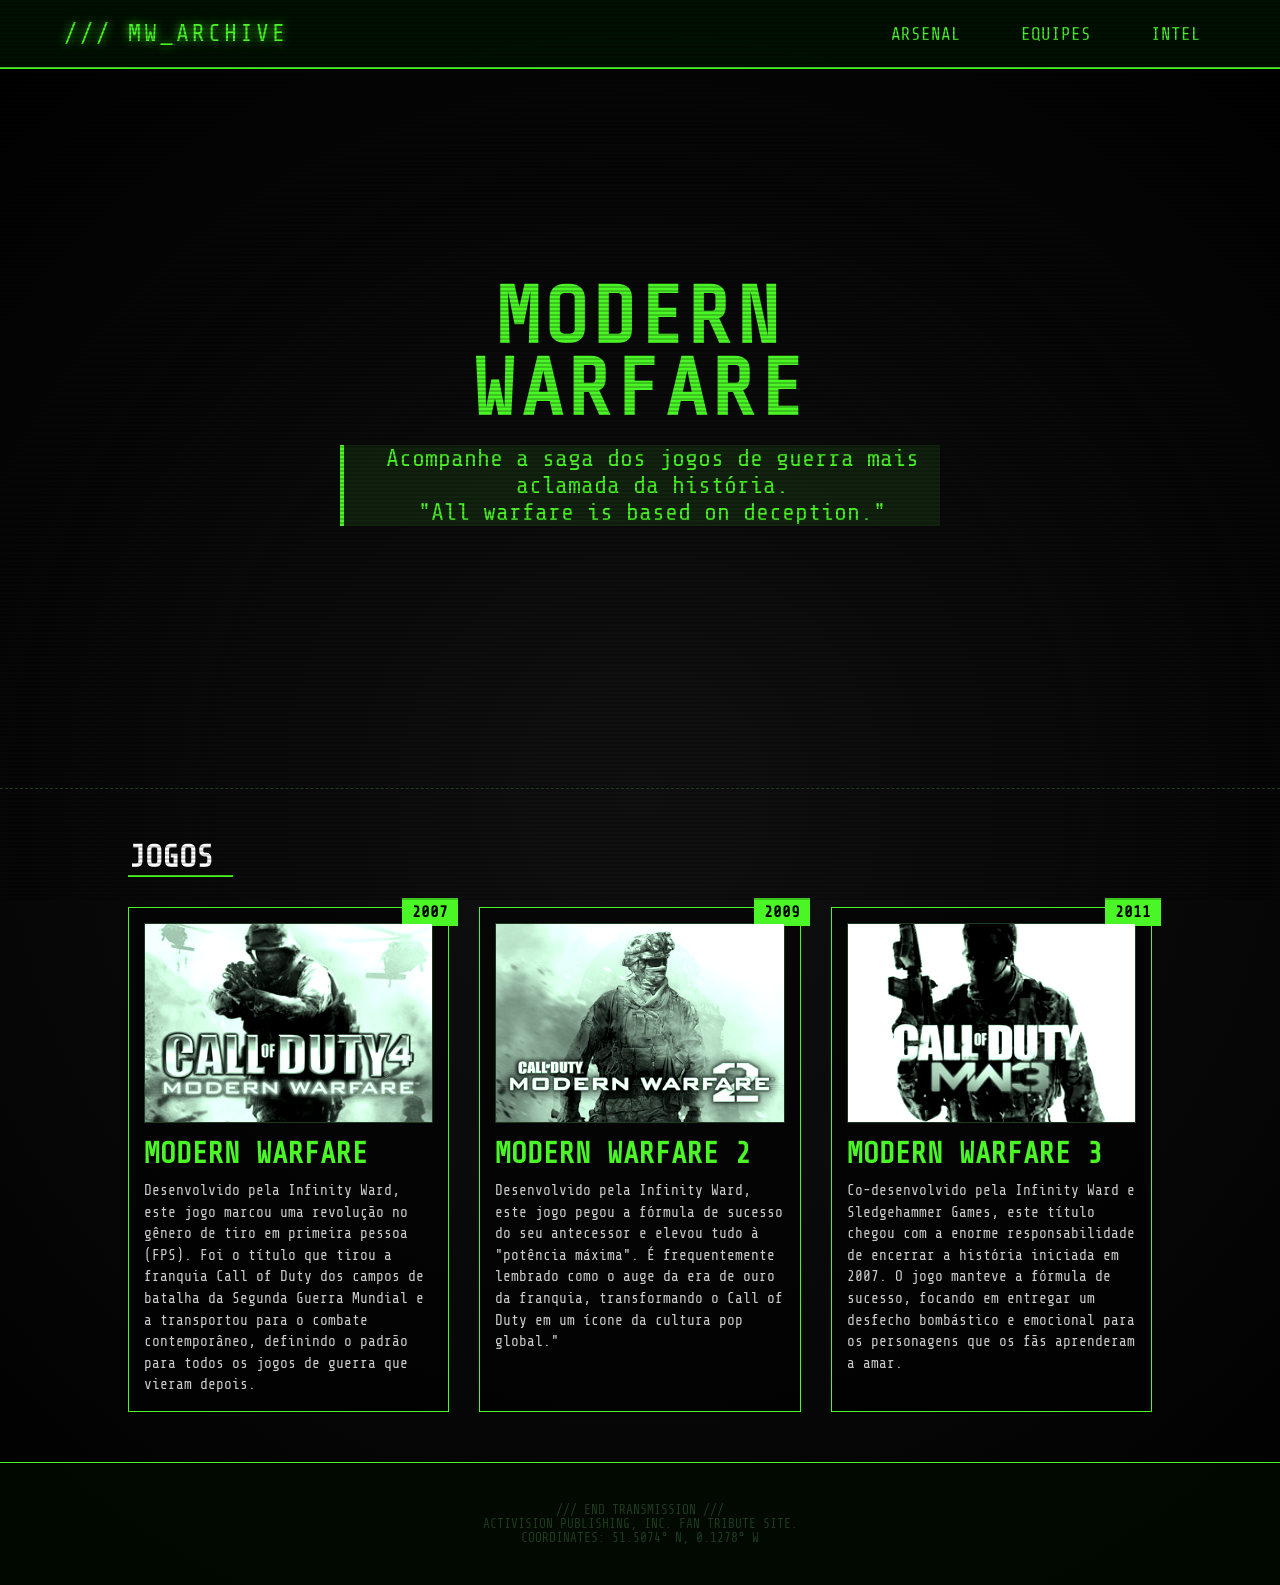
<file: index.html>
<!DOCTYPE html>
<html lang="pt-br">
<head>
    <meta charset="UTF-8">
    <meta name="viewport" content="width=device-width, initial-scale=1.0">
    <title>MODERN WARFARE</title>
    <link rel="preconnect" href="https://fonts.googleapis.com">
    <link rel="preconnect" href="https://fonts.gstatic.com" crossorigin>
    <link href="https://fonts.googleapis.com/css2?family=Share+Tech+Mono&display=swap" rel="stylesheet">
    <link rel="stylesheet" href="style.css">
    <link rel="icon" href="./IMGS/WhatsApp_Image_2026-02-17_at_17.23.43-removebg-preview.png" type="image/png">
</head>
<body>

    <div class="overlay"></div>

    <header>
        <div class="logo">/// MW_ARCHIVE</div>
        <nav>
            <ul>
                <li><a href="ARSENAL.html">Arsenal</a></li>
                <li><a href="factions.html">Equipes</a></li>
                <li><a href="intel.html">Intel</a></li>
            </ul>
        </nav>
    </header>

    <section class="hero">
        <h1>MODERN</br>WARFARE</h1>
        <p>Acompanhe a saga dos jogos de guerra mais aclamada da história.<br>"All warfare is based on deception."</p>
        
        <div class="waveform">
            <div class="bar"></div><div class="bar"></div><div class="bar"></div>
            <div class="bar"></div><div class="bar"></div>
        </div>
    </section>

    <section class="timeline">
        <h2 class="section-title">JOGOS</h2>
        
        <div class="game-grid">
            <div class="card" onclick="window.location.href='./cod4.html'">
                <div class="year-tag">2007</div>
                <div class="card-img">
                    <img src="./IMGS/Call_of_Duty_4_Modern_Warfare.jpg" alt="COD4 MW">
                </div>
                <h3>Modern Warfare</h3>
                <p>Desenvolvido pela Infinity Ward, este jogo marcou uma revolução no gênero de tiro em primeira pessoa (FPS). Foi o título que tirou a franquia Call of Duty dos campos de batalha da Segunda Guerra Mundial e a transportou para o combate contemporâneo, definindo o padrão para todos os jogos de guerra que vieram depois.</p>
            </div>

            <div class="card">
                <div class="year-tag">2009</div>
                <div class="card-img">
                     <img src="./IMGS/Modern_Warfare_2_cover.png" alt="MW2">
                </div>
                <h3>Modern Warfare 2</h3>
                <p>Desenvolvido pela Infinity Ward, este jogo pegou a fórmula de sucesso do seu antecessor e elevou tudo à "potência máxima". É frequentemente lembrado como o auge da era de ouro da franquia, transformando o Call of Duty em um ícone da cultura pop global."</p>
            </div>

            <div class="card">
                <div class="year-tag">2011</div>
                <div class="card-img">
                    <img src="./IMGS/Call_of_Duty_Modern_Warfare_3_box_art.png" alt="MW3">
                </div>
                <h3>Modern Warfare 3</h3>
                <p>Co-desenvolvido pela Infinity Ward e Sledgehammer Games, este título chegou com a enorme responsabilidade de encerrar a história iniciada em 2007. O jogo manteve a fórmula de sucesso, focando em entregar um desfecho bombástico e emocional para os personagens que os fãs aprenderam a amar.</p>
            </div>
        </div>
    </section>

    <footer>
        <p>/// END TRANSMISSION ///</p>
        <p>Activision Publishing, Inc. Fan Tribute Site.</p>
        <p>Coordinates: 51.5074° N, 0.1278° W</p>
    </footer>

</body>
</html>
</file>
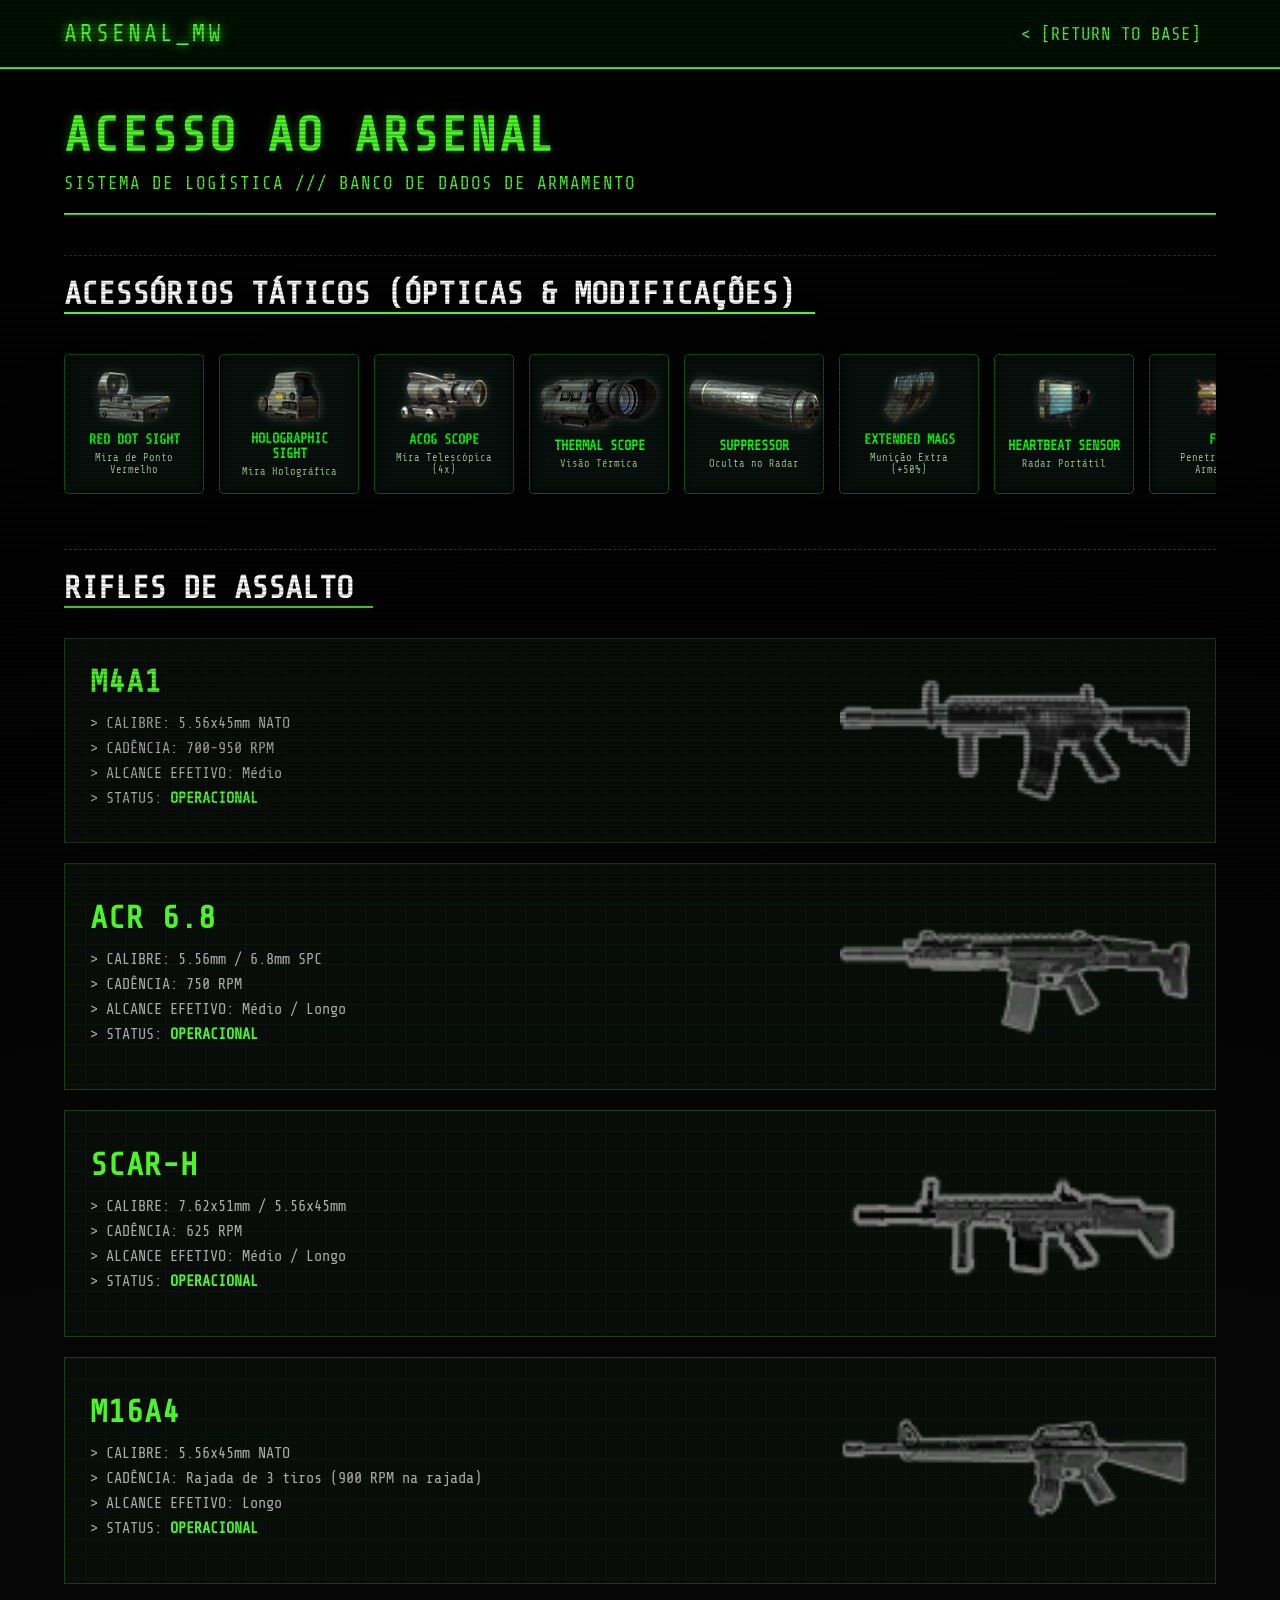
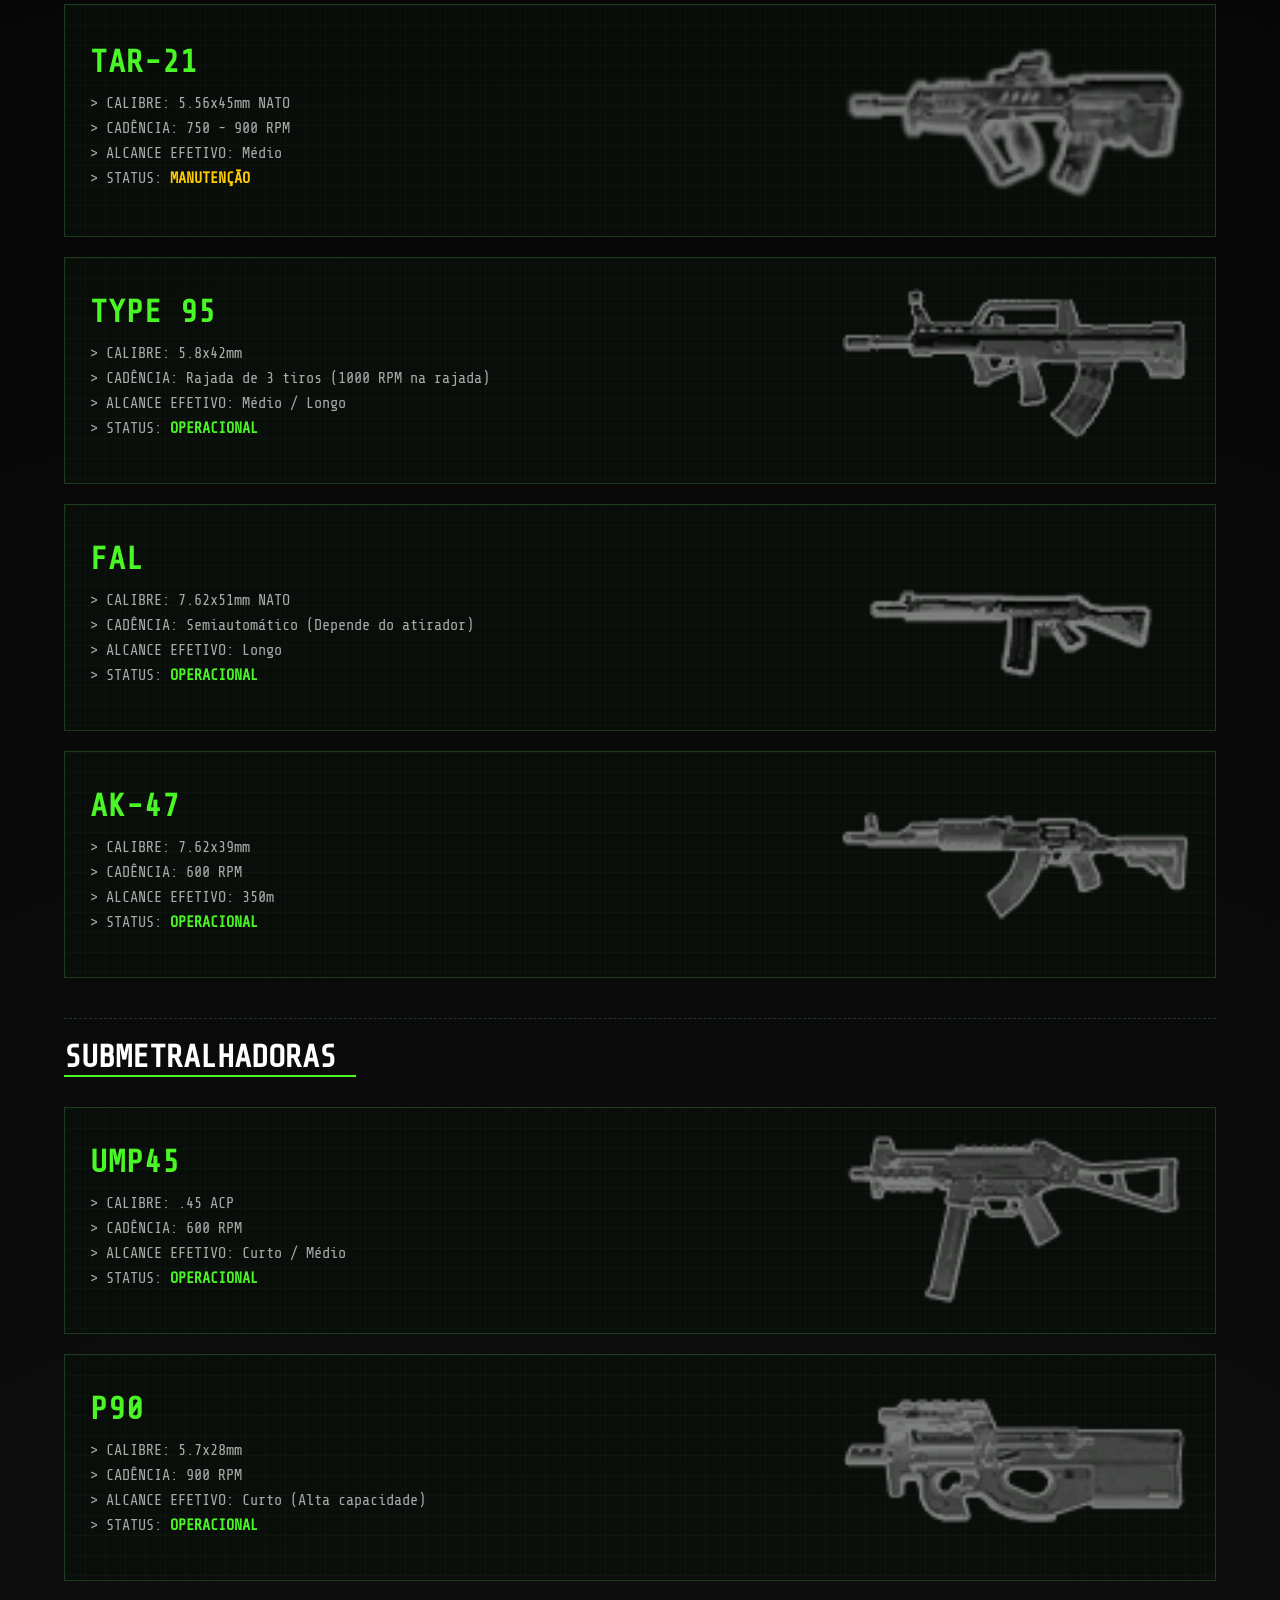
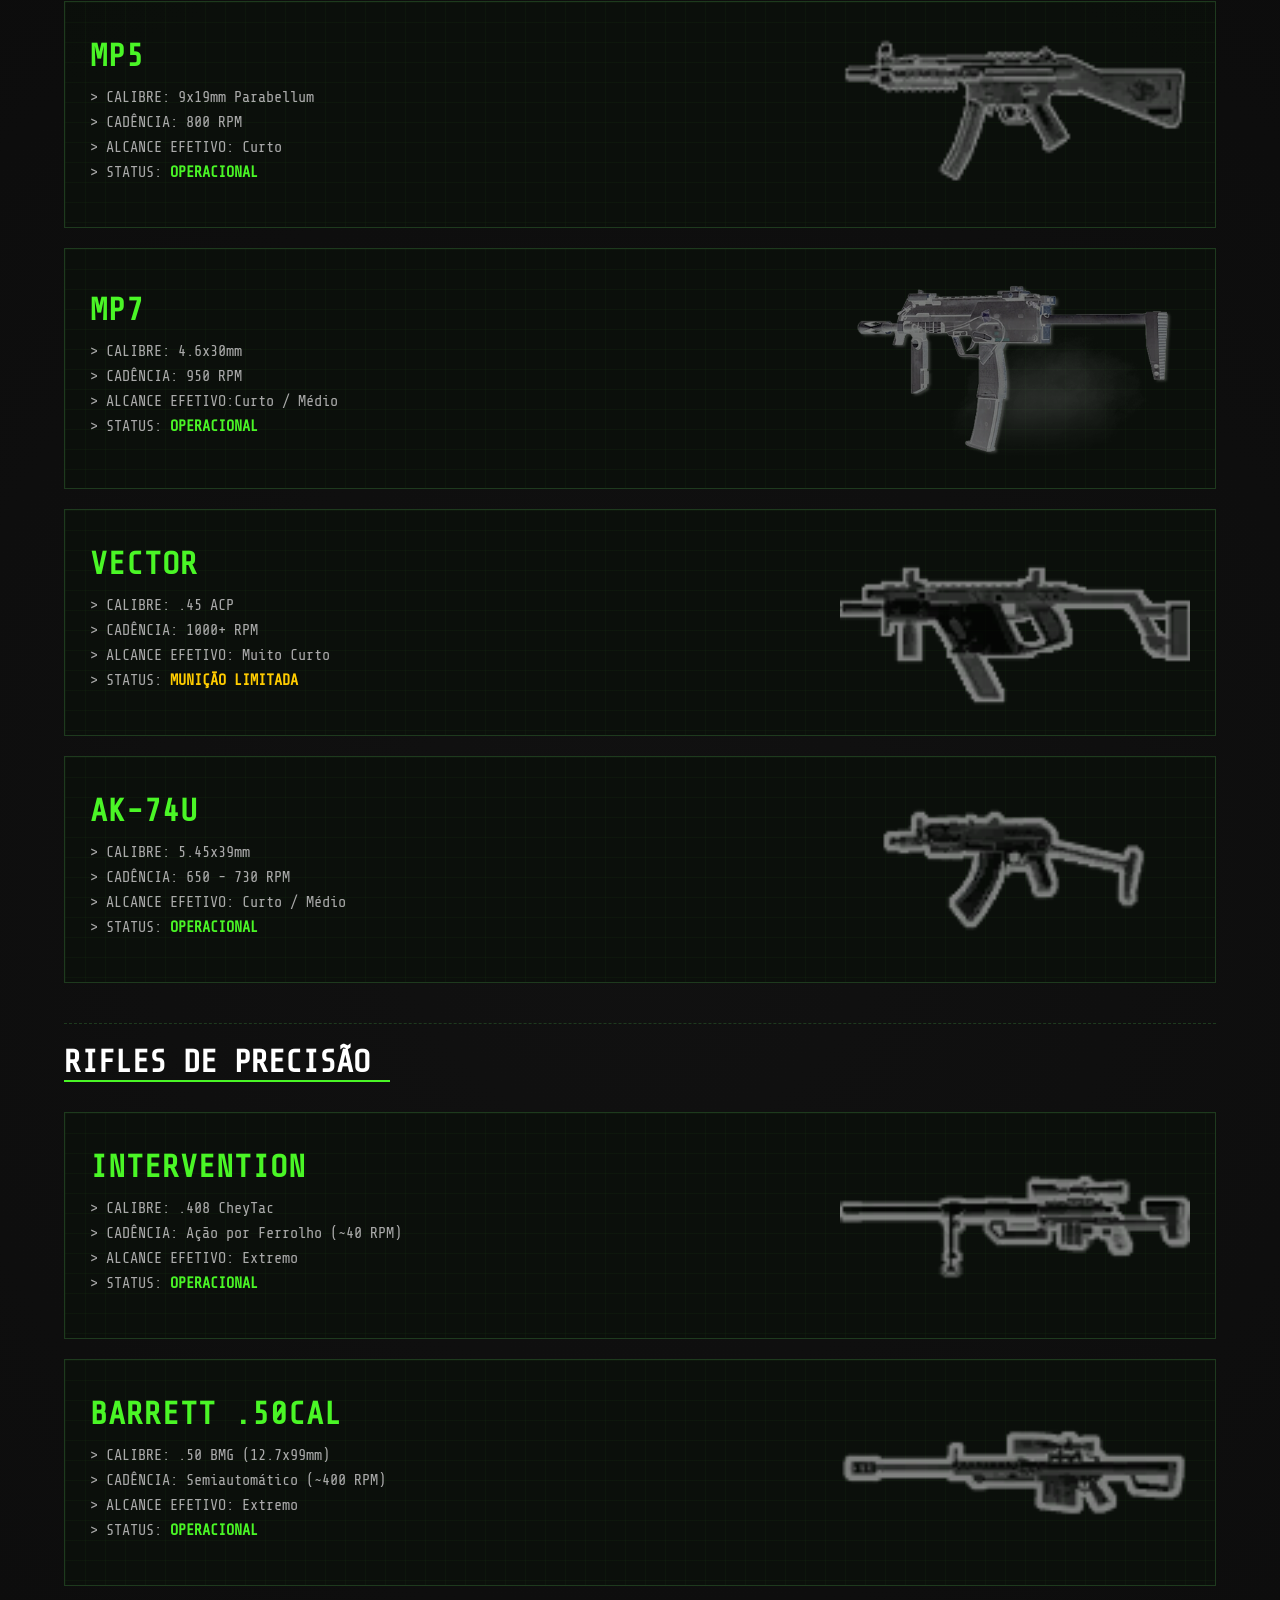
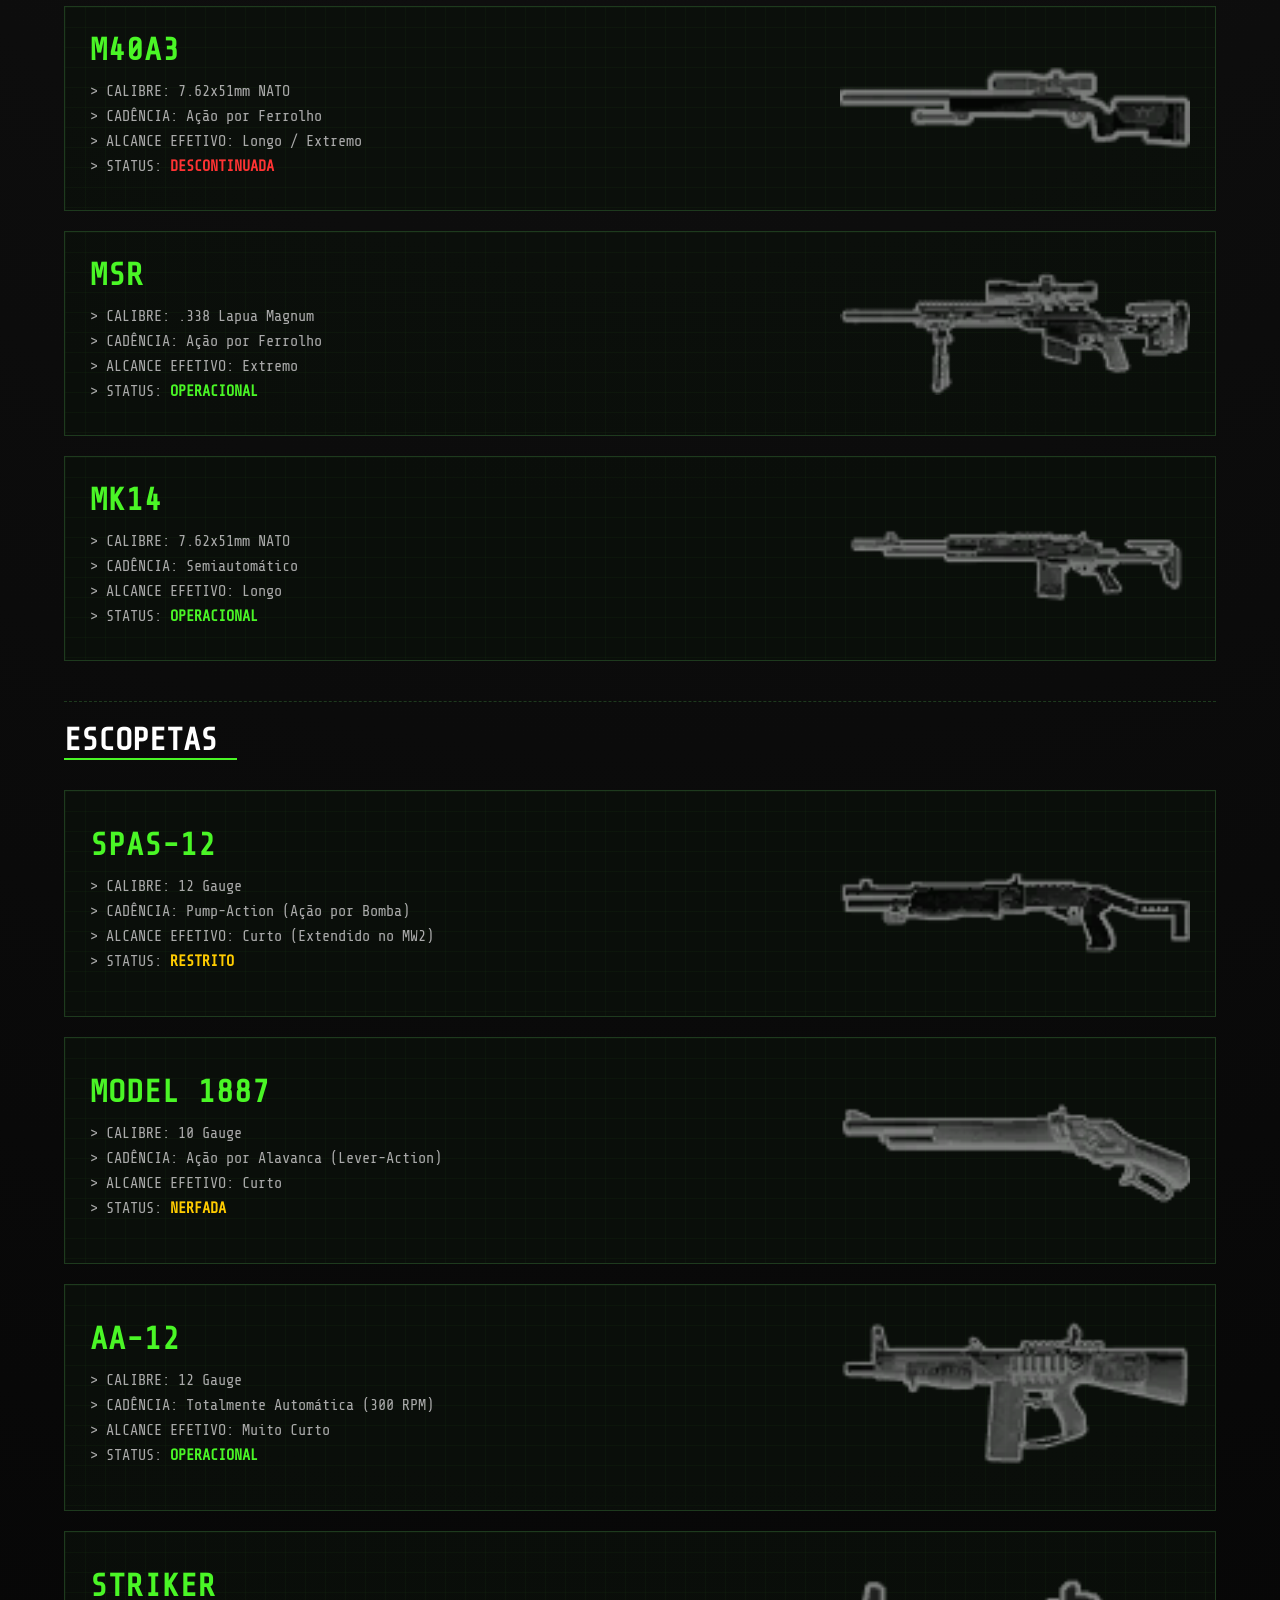
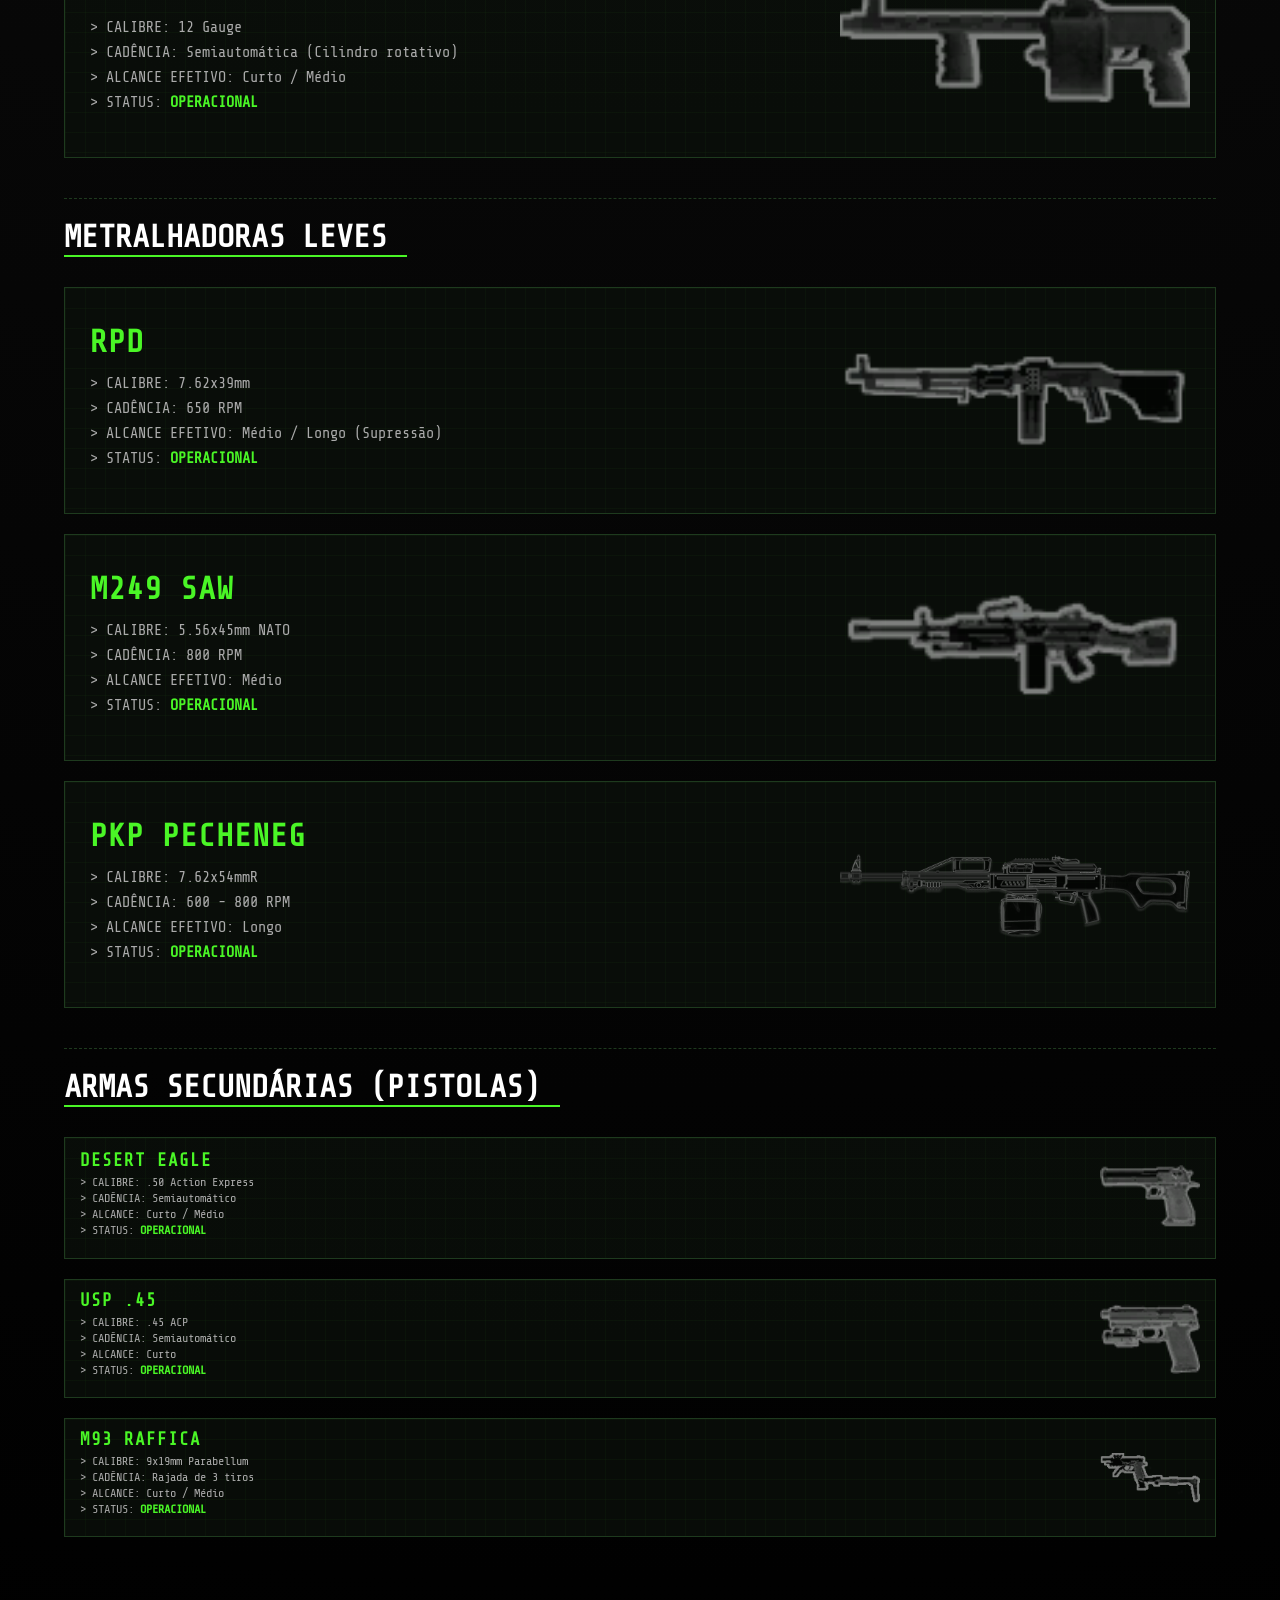
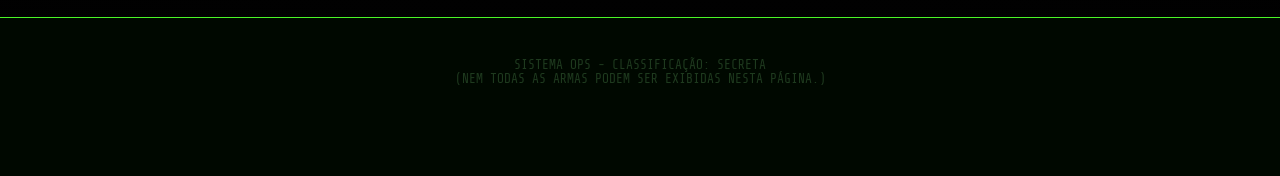
<file: ARSENAL.html>
<!DOCTYPE html>
<html lang="pt-br">
<head>
    <meta charset="UTF-8">
    <meta name="viewport" content="width=device-width, initial-scale=1.0">
    <title>ARSENAL</title>
    <link rel="preconnect" href="https://fonts.googleapis.com">
    <link rel="preconnect" href="https://fonts.gstatic.com" crossorigin>
    <link href="https://fonts.googleapis.com/css2?family=Share+Tech+Mono&display=swap" rel="stylesheet">
    <link rel="stylesheet" href="style.css">
    <link rel="icon" href="./IMGS/WhatsApp_Image_2026-02-17_at_17.23.43-removebg-preview.png" type="image/png">
</head>
<body>
    <div class="overlay"></div>

    <header>
        <div class="logo">ARSENAL_MW</div>
        <nav>
            <ul>
                <li><a href="index.html"> < [RETURN TO BASE]</a></li>
            </ul>
        </nav>
    </header>

    <main class="arq-container">
        
        <div class="arq-cabecalho">
            <h1 class="arq-titulo">Acesso ao Arsenal</h1>
            <p class="arq-subtitulo">SISTEMA DE LOGÍSTICA /// BANCO DE DADOS DE ARMAMENTO</p>
        </div>
        <div class="armory-section attachments-section">
            <h2 class="section-title">Acessórios Táticos (Ópticas & Modificações)</h2>
            
            <div class="attachments-row">
                <div class="attachment-square">
                    <img src="./IMGS/Red_Dot_Sight_menu_icon_MW3.webp" alt="Red Dot Sight">
                    <h4>Red Dot Sight</h4>
                    <p>Mira de Ponto Vermelho</p>
                </div>
                
                <div class="attachment-square">
                    <img src="./IMGS/Holographic_Sight_menu_icon_MW3.webp" alt="Holographic Sight">
                    <h4>Holographic Sight</h4>
                    <p>Mira Holográfica</p>
                </div>
                
                <div class="attachment-square">
                    <img src="./IMGS/ACOG_Scope_menu_icon_MW3.webp" alt="ACOG Scope">
                    <h4>ACOG Scope</h4>
                    <p>Mira Telescópica (4x)</p>
                </div>

                <div class="attachment-square">
                    <img src="./IMGS/Thermal_Scope_menu_icon_MW3.webp" alt="Thermal Scope">
                    <h4>Thermal Scope</h4>
                    <p>Visão Térmica</p>
                </div>
                
                <div class="attachment-square">
                    <img src="./IMGS/Silencer_menu_icon_MW3.webp" alt="Suppressor">
                    <h4>Suppressor</h4>
                    <p>Oculta no Radar</p>
                </div>
                
                <div class="attachment-square">
                    <img src="./IMGS/Extended_Mags_menu_icon_MW3.webp" alt="Extended Mags">
                    <h4>Extended Mags</h4>
                    <p>Munição Extra (+50%)</p>
                </div>

                <div class="attachment-square">
                    <img src="./IMGS/Heartbeat_Sensor_menu_icon_MW3.webp" alt="Heartbeat Sensor">
                    <h4>Heartbeat Sensor</h4>
                    <p>Radar Portátil</p>
                </div>

                <div class="attachment-square">
                    <img src="./IMGS/FMJ_menu_icon_MW2.webp" alt="FMJ">
                    <h4>FMJ</h4>
                    <p>Penetração de Armadura</p>
                </div>
            </div>
        </div>
        <div class="armory-section">
            <h2 class="section-title">Rifles de Assalto</h2>
            
            <div class="weapon-card">
                <div class="weapon-info">
                    <h3>M4A1</h3>
                    <div class="specs">
                        <p>> CALIBRE: 5.56x45mm NATO</p>
                        <p>> CADÊNCIA: 700-950 RPM</p>
                        <p>> ALCANCE EFETIVO: Médio</p>
                        <p>> STATUS: <span class="status-active">OPERACIONAL</span></p>
                    </div>
                </div>
                <div class="weapon-img">
                    <img src="./IMGS/MW2_M4A1_Pick-Up_Icon.webp">
                </div>
            </div>
            <div class="weapon-card">
                <div class="weapon-info">
                    <h3>ACR 6.8</h3>
                    <div class="specs">
                        <p>> CALIBRE: 5.56mm / 6.8mm SPC</p>
                        <p>> CADÊNCIA: 750 RPM</p>
                        <p>> ALCANCE EFETIVO: Médio / Longo</p>
                        <p>> STATUS: <span class="status-active">OPERACIONAL</span></p>
                    </div>
                </div>
                <div class="weapon-img">
                    <img src="./IMGS/ACR_6.8_HUD_icon_MW3 (1).webp">
                </div>
            </div>
            <div class="weapon-card">
                <div class="weapon-info">
                    <h3>SCAR-H</h3>
                    <div class="specs">
                        <p>> CALIBRE: 7.62x51mm / 5.56x45mm</p>
                        <p>> CADÊNCIA: 625 RPM</p>
                        <p>> ALCANCE EFETIVO: Médio / Longo</p>
                        <p>> STATUS: <span class="status-active">OPERACIONAL</span></p>
                    </div>
                </div>
                <div class="weapon-img">
                    <img src="./IMGS/SCAR-H_HUD_MW2.PNG.webp">
                </div>
            </div>
            <div class="weapon-card">
                <div class="weapon-info">
                    <h3>M16A4</h3>
                    <div class="specs">
                        <p>> CALIBRE: 5.56x45mm NATO</p>
                        <p>> CADÊNCIA: Rajada de 3 tiros (900 RPM na rajada)</p>
                        <p>> ALCANCE EFETIVO: Longo</p>
                        <p>> STATUS: <span class="status-active">OPERACIONAL</span></p>
                    </div>
                </div>
                <div class="weapon-img">
                    <img src="./IMGS/M16A4_HUD_icon_MW3.webp">
                </div>
            </div>
            <div class="weapon-card">
                <div class="weapon-info">
                    <h3>TAR-21</h3>
                    <div class="specs">
                        <p>> CALIBRE: 5.56x45mm NATO</p>
                        <p>> CADÊNCIA: 750 - 900 RPM</p>
                        <p>> ALCANCE EFETIVO: Médio</p>
                        <p>> STATUS: <span class="status-warning">MANUTENÇÃO</span></p>
                    </div>
                </div>
                <div class="weapon-img">
                    <img src="./IMGS/TAR-21_HUD_icon_MW2.webp" alt="TAR-21">
                </div>
            </div>
            <div class="weapon-card">
                <div class="weapon-info">
                    <h3>Type 95</h3>
                    <div class="specs">
                        <p>> CALIBRE: 5.8x42mm</p>
                        <p>> CADÊNCIA: Rajada de 3 tiros (1000 RPM na rajada)</p>
                        <p>> ALCANCE EFETIVO: Médio / Longo</p>
                        <p>> STATUS: <span class="status-active">OPERACIONAL</span></p>
                    </div>
                </div>
                <div class="weapon-img">
                    <img src="./IMGS/Type_95_HUD_MW3.webp" alt="Type 95">
                </div>
            </div>
            <div class="weapon-card">
                <div class="weapon-info">
                    <h3>FAL</h3>
                    <div class="specs">
                        <p>> CALIBRE: 7.62x51mm NATO</p>
                        <p>> CADÊNCIA: Semiautomático (Depende do atirador)</p>
                        <p>> ALCANCE EFETIVO: Longo</p>
                        <p>> STATUS: <span class="status-active">OPERACIONAL</span></p>
                    </div>
                </div>
                <div class="weapon-img">
                    <img src="./IMGS/FAL_HUD_MW2.PNG.webp" alt="FAL">
                </div>
            </div>
            <div class="weapon-card">
                <div class="weapon-info">
                    <h3>AK-47</h3>
                    <div class="specs">
                        <p>> CALIBRE: 7.62x39mm</p>
                        <p>> CADÊNCIA: 600 RPM</p>
                        <p>> ALCANCE EFETIVO: 350m</p>
                        <p>> STATUS: <span class="status-active">OPERACIONAL</span></p>
                    </div>
                </div>
                <div class="weapon-img">
                    <img src="./IMGS/AK-47_HUD_icon_MW3.webp" alt="AK-47">
                </div>
            </div>
        </div>

        <div class="armory-section">
            <h2 class="section-title">Submetralhadoras</h2>
            
            <div class="weapon-card">
                <div class="weapon-info">
                    <h3>UMP45</h3>
                    <div class="specs">
                        <p>> CALIBRE: .45 ACP</p>
                        <p>> CADÊNCIA: 600 RPM</p>
                        <p>> ALCANCE EFETIVO: Curto / Médio</p>
                        <p>> STATUS: <span class="status-active">OPERACIONAL</span></p>
                    </div>
                </div>
                <div class="weapon-img">
                    <img src="./IMGS/UMP.45_HUD_MW3.webp" alt="UMP45">
                </div>
            </div>
            <div class="weapon-card">
                <div class="weapon-info">
                    <h3>P90</h3>
                    <div class="specs">
                        <p>> CALIBRE: 5.7x28mm</p>
                        <p>> CADÊNCIA: 900 RPM</p>
                        <p>> ALCANCE EFETIVO: Curto (Alta capacidade)</p>
                        <p>> STATUS: <span class="status-active">OPERACIONAL</span></p>
                    </div>
                </div>
                <div class="weapon-img">
                    <img src="./IMGS/P90_HUD_MW3.webp" alt="P90">
                </div>
            </div>
            <div class="weapon-card">
                <div class="weapon-info">
                    <h3>MP5</h3>
                    <div class="specs">
                        <p>> CALIBRE: 9x19mm Parabellum</p>
                        <p>> CADÊNCIA: 800 RPM</p>
                        <p>> ALCANCE EFETIVO: Curto</p>
                        <p>> STATUS: <span class="status-active">OPERACIONAL</span></p>
                    </div>
                </div>
                <div class="weapon-img">
                    <img src="./IMGS/MP5_HUD_MW3.webp" alt="MP5">
                </div>
            </div>
            <div class="weapon-card">
                <div class="weapon-info">
                    <h3>MP7</h3>
                    <div class="specs">
                        <p>> CALIBRE: 4.6x30mm</p>
                        <p>> CADÊNCIA: 950 RPM</p>
                        <p>> ALCANCE EFETIVO:Curto / Médio</p>
                        <p>> STATUS: <span class="status-active">OPERACIONAL</span></p>
                    </div>
                </div>
                <div class="weapon-img">
                    <img src="./IMGS/MP7_menu_icon_MW3.webp" alt="MP7">
                </div>
            </div>
            <div class="weapon-card">
                <div class="weapon-info">
                    <h3>Vector</h3>
                    <div class="specs">
                        <p>> CALIBRE: .45 ACP</p>
                        <p>> CADÊNCIA: 1000+ RPM</p>
                        <p>> ALCANCE EFETIVO: Muito Curto</p>
                        <p>> STATUS: <span class="status-warning">MUNIÇÃO LIMITADA</span></p>
                    </div>
                </div>
                <div class="weapon-img">
                    <img src="./IMGS/MW2_Pickup_Kriss (1).webp" alt="Vector">
                </div>
            </div>
            <div class="weapon-card">
                <div class="weapon-info">
                    <h3>AK-74u</h3>
                    <div class="specs">
                        <p>> CALIBRE: 5.45x39mm</p>
                        <p>> CADÊNCIA: 650 - 730 RPM</p>
                        <p>> ALCANCE EFETIVO: Curto / Médio</p>
                        <p>> STATUS: <span class="status-active">OPERACIONAL</span></p>
                    </div>
                </div>
                <div class="weapon-img">
                    <img src="./IMGS/MW_Pickup_AKD74u.webp" alt="AK-74u">
                </div>
            </div>
        </div>

        <div class="armory-section">
            <h2 class="section-title">Rifles de Precisão</h2>
            
            <div class="weapon-card">
                <div class="weapon-info">
                    <h3>Intervention</h3>
                    <div class="specs">
                        <p>> CALIBRE: .408 CheyTac</p>
                        <p>> CADÊNCIA: Ação por Ferrolho (~40 RPM)</p>
                        <p>> ALCANCE EFETIVO: Extremo</p>
                        <p>> STATUS: <span class="status-active">OPERACIONAL</span></p>
                    </div>
                </div>
                <div class="weapon-img">
                    <img src="./IMGS/Intervention_Pickup_MW2.webp" alt="Intervention">
                </div>
            </div>
            <div class="weapon-card">
                <div class="weapon-info">
                    <h3>Barrett .50cal</h3>
                    <div class="specs">
                        <p>> CALIBRE: .50 BMG (12.7x99mm)</p>
                        <p>> CADÊNCIA: Semiautomático (~400 RPM)</p>
                        <p>> ALCANCE EFETIVO: Extremo</p>
                        <p>> STATUS: <span class="status-active">OPERACIONAL</span></p>
                    </div>
                </div>
                <div class="weapon-img">
                    <img src="./IMGS/Barrett_.50cal_Pickup_CoD4.webp" alt="Barrett .50cal">
                </div>
            </div>
            <div class="weapon-card">
                <div class="weapon-info">
                    <h3>M40A3</h3>
                    <div class="specs">
                        <p>> CALIBRE: 7.62x51mm NATO</p>
                        <p>> CADÊNCIA: Ação por Ferrolho</p>
                        <p>> ALCANCE EFETIVO: Longo / Extremo</p>
                        <p>> STATUS: <span class="status-offline">DESCONTINUADA</span></p>
                    </div>
                </div>
                <div class="weapon-img">
                    <img src="./IMGS/MW_Pickup_M40A3.webp" alt="M40A3">
                </div>
            </div>
            <div class="weapon-card">
                <div class="weapon-info">
                    <h3>MSR</h3>
                    <div class="specs">
                        <p>> CALIBRE: .338 Lapua Magnum</p>
                        <p>> CADÊNCIA: Ação por Ferrolho </p>
                        <p>> ALCANCE EFETIVO: Extremo</p>
                        <p>> STATUS: <span class="status-active">OPERACIONAL</span></p>
                    </div>
                </div>
                <div class="weapon-img">
                    <img src="./IMGS/MSR_HUD_MW3.webp" alt="MSR">
                </div>
            </div>
            <div class="weapon-card">
                <div class="weapon-info">
                    <h3>MK14</h3>
                    <div class="specs">
                        <p>> CALIBRE: 7.62x51mm NATO</p>
                        <p>> CADÊNCIA: Semiautomático</p>
                        <p>> ALCANCE EFETIVO: Longo</p>
                        <p>> STATUS: <span class="status-active">OPERACIONAL</span></p>
                    </div>
                </div>
                <div class="weapon-img">
                    <img src="./IMGS/MK14_Pickup_MW3.webp" alt="MK14">
                </div>
            </div>
        </div>
        <div class="armory-section">
            <h2 class="section-title">Escopetas</h2>
            
            <div class="weapon-card">
                <div class="weapon-info">
                    <h3>Spas-12</h3>
                    <div class="specs">
                        <p>> CALIBRE: 12 Gauge</p>
                        <p>> CADÊNCIA: Pump-Action (Ação por Bomba)</p>
                        <p>> ALCANCE EFETIVO: Curto (Extendido no MW2)</p>
                        <p>> STATUS: <span class="status-warning">RESTRITO</span></p>
                    </div>
                </div>
                <div class="weapon-img">
                    <img src="./IMGS/MW2_Pickup_SPAS12.webp" alt="Spas-12">
                </div>
            </div>
            <div class="weapon-card">
                <div class="weapon-info">
                    <h3>Model 1887</h3>
                    <div class="specs">
                        <p>> CALIBRE: 10 Gauge</p>
                        <p>> CADÊNCIA: Ação por Alavanca (Lever-Action)</p>
                        <p>> ALCANCE EFETIVO: Curto</p>
                        <p>> STATUS: <span class="status-warning">NERFADA</span></p>
                    </div>
                </div>
                <div class="weapon-img">
                    <img src="./IMGS/Model_1887_HUD_MW3.webp" alt="Model 1887">
                </div>
            </div>
            <div class="weapon-card">
                <div class="weapon-info">
                    <h3>AA-12</h3>
                    <div class="specs">
                        <p>> CALIBRE: 12 Gauge</p>
                        <p>> CADÊNCIA: Totalmente Automática (300 RPM)</p>
                        <p>> ALCANCE EFETIVO: Muito Curto</p>
                        <p>> STATUS: <span class="status-active">OPERACIONAL</span></p>
                    </div>
                </div>
                <div class="weapon-img">
                    <img src="./IMGS/AA-12_Pickup_MW3.webp" alt="AA-12">
                </div>
            </div>
            <div class="weapon-card">
                <div class="weapon-info">
                    <h3>Striker</h3>
                    <div class="specs">
                        <p>> CALIBRE: 12 Gauge</p>
                        <p>> CADÊNCIA: Semiautomática (Cilindro rotativo) </p>
                        <p>> ALCANCE EFETIVO: Curto / Médio</p>
                        <p>> STATUS: <span class="status-active">OPERACIONAL</span></p>
                    </div>
                </div>
                <div class="weapon-img">
                    <img src="./IMGS/Striker_Pickup_MW2.webp" alt="Striker">
                </div>
            </div>
        </div>
        <div class="armory-section">
            <h2 class="section-title">METRALHADORAS LEVES</h2>
            
            <div class="weapon-card">
                <div class="weapon-info">
                    <h3>RPD</h3>
                    <div class="specs">
                        <p>> CALIBRE: 7.62x39mm</p>
                        <p>> CADÊNCIA: 650 RPM</p>
                        <p>> ALCANCE EFETIVO: Médio / Longo (Supressão)</p>
                        <p>> STATUS: <span class="status-active">OPERACIONAL</span></p>
                    </div>
                </div>
                <div class="weapon-img">
                    <img src="./IMGS/RPD_Pickup_CoD4.webp" alt="RPD">
                </div>
            </div>
            <div class="weapon-card">
                <div class="weapon-info">
                    <h3>M249 SAW</h3>
                    <div class="specs">
                        <p>> CALIBRE: 5.56x45mm NATO</p>
                        <p>> CADÊNCIA: 800 RPM</p>
                        <p>> ALCANCE EFETIVO: Médio</p>
                        <p>> STATUS: <span class="status-active">OPERACIONAL</span></p>
                    </div>
                </div>
                <div class="weapon-img">
                    <img src="./IMGS/MW_Pickup_M249SAW.webp" alt="M249 SAW">
                </div>
            </div>
            <div class="weapon-card">
                <div class="weapon-info">
                    <h3>PKP Pecheneg</h3>
                    <div class="specs">
                        <p>> CALIBRE: 7.62x54mmR</p>
                        <p>> CADÊNCIA: 600 - 800 RPM</p>
                        <p>> ALCANCE EFETIVO: Longo</p>
                        <p>> STATUS: <span class="status-active">OPERACIONAL</span></p>
                    </div>
                </div>
                <div class="weapon-img">
                    <img src="./IMGS/Pulemyot_762_HUD_Icon_MWIII.webp" alt="PKP Pecheneg">
                </div>
            </div>
        </div>
        <div class="armory-section armory-compact">
            <h2 class="section-title">Armas Secundárias (Pistolas)</h2>
            
            <div class="weapon-card card-small">
                <div class="weapon-info">
                    <h3>Desert Eagle</h3>
                    <div class="specs">
                        <p>> CALIBRE: .50 Action Express</p>
                        <p>> CADÊNCIA: Semiautomático</p>
                        <p>> ALCANCE: Curto / Médio</p>
                        <p>> STATUS: <span class="status-active">OPERACIONAL</span></p>
                    </div>
                </div>
                <div class="weapon-img">
                    <img src="./IMGS/Desert_Eagle_HUD_icon_MW3.webp" alt="Desert Eagle">
                </div>
            </div>

            <div class="weapon-card card-small">
                <div class="weapon-info">
                    <h3>USP .45</h3>
                    <div class="specs">
                        <p>> CALIBRE: .45 ACP</p>
                        <p>> CADÊNCIA: Semiautomático</p>
                        <p>> ALCANCE: Curto</p>
                        <p>> STATUS: <span class="status-active">OPERACIONAL</span></p>
                    </div>
                </div>
                <div class="weapon-img">
                    <img src="./IMGS/USP.45_HUD_MW3.webp" alt="USP .45">
                </div>
            </div>
            <div class="weapon-card card-small">
                <div class="weapon-info">
                    <h3>M93 Raffica</h3>
                    <div class="specs">
                        <p>> CALIBRE: 9x19mm Parabellum</p>
                        <p>> CADÊNCIA: Rajada de 3 tiros</p>
                        <p>> ALCANCE: Curto / Médio</p>
                        <p>> STATUS: <span class="status-active">OPERACIONAL</span></p>
                    </div>
                </div>
                <div class="weapon-img">
                    <img src="./IMGS/M93_Raffica_Pickup_MW2.webp" alt="M93 Raffica">
                </div>
            </div>
        </div>
    </main>
    <footer>
        <p>SISTEMA OPS - CLASSIFICAÇÃO: SECRETA</p>
        <p>(Nem todas as armas podem ser exibidas nesta página.)</p>
        <div class="waveform" style="justify-content: center;">
            <div class="bar"></div><div class="bar"></div><div class="bar"></div><div class="bar"></div><div class="bar"></div>
        </div>
    </footer>
</body>
</html>
</file>
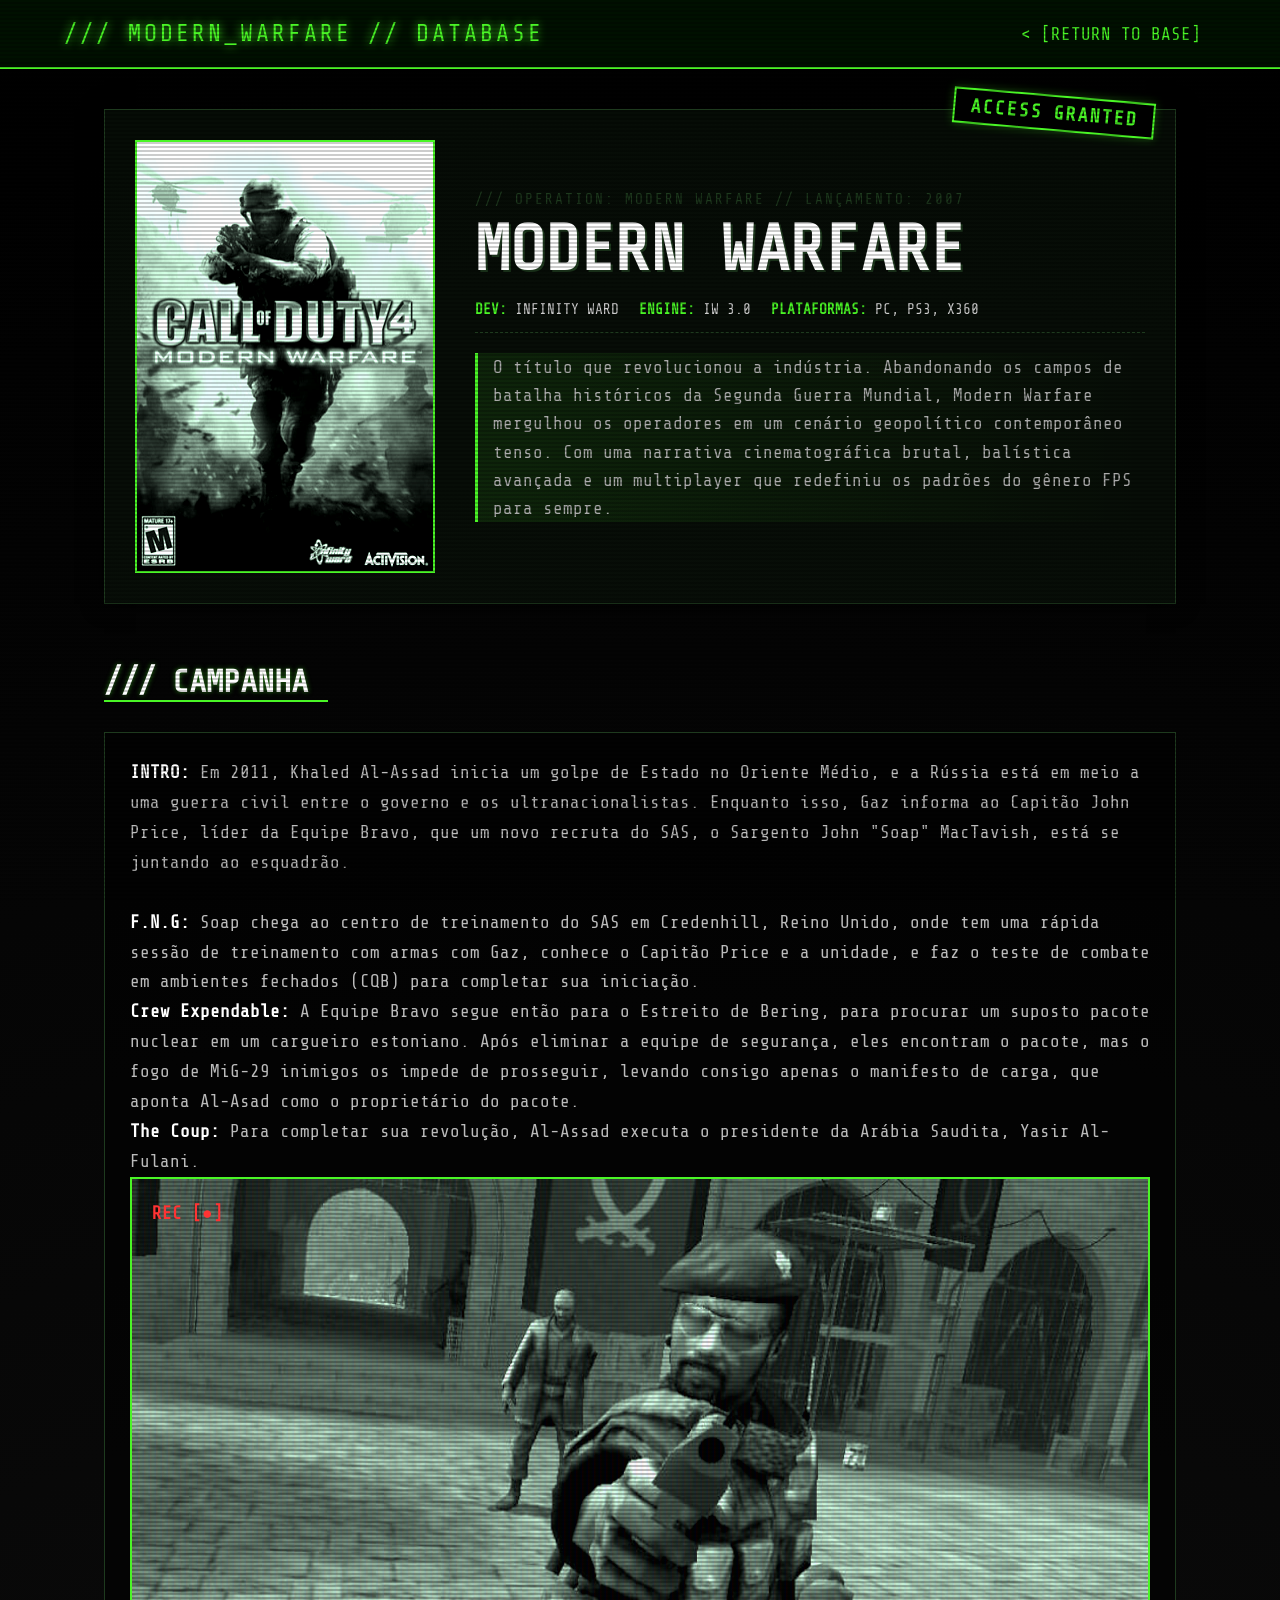
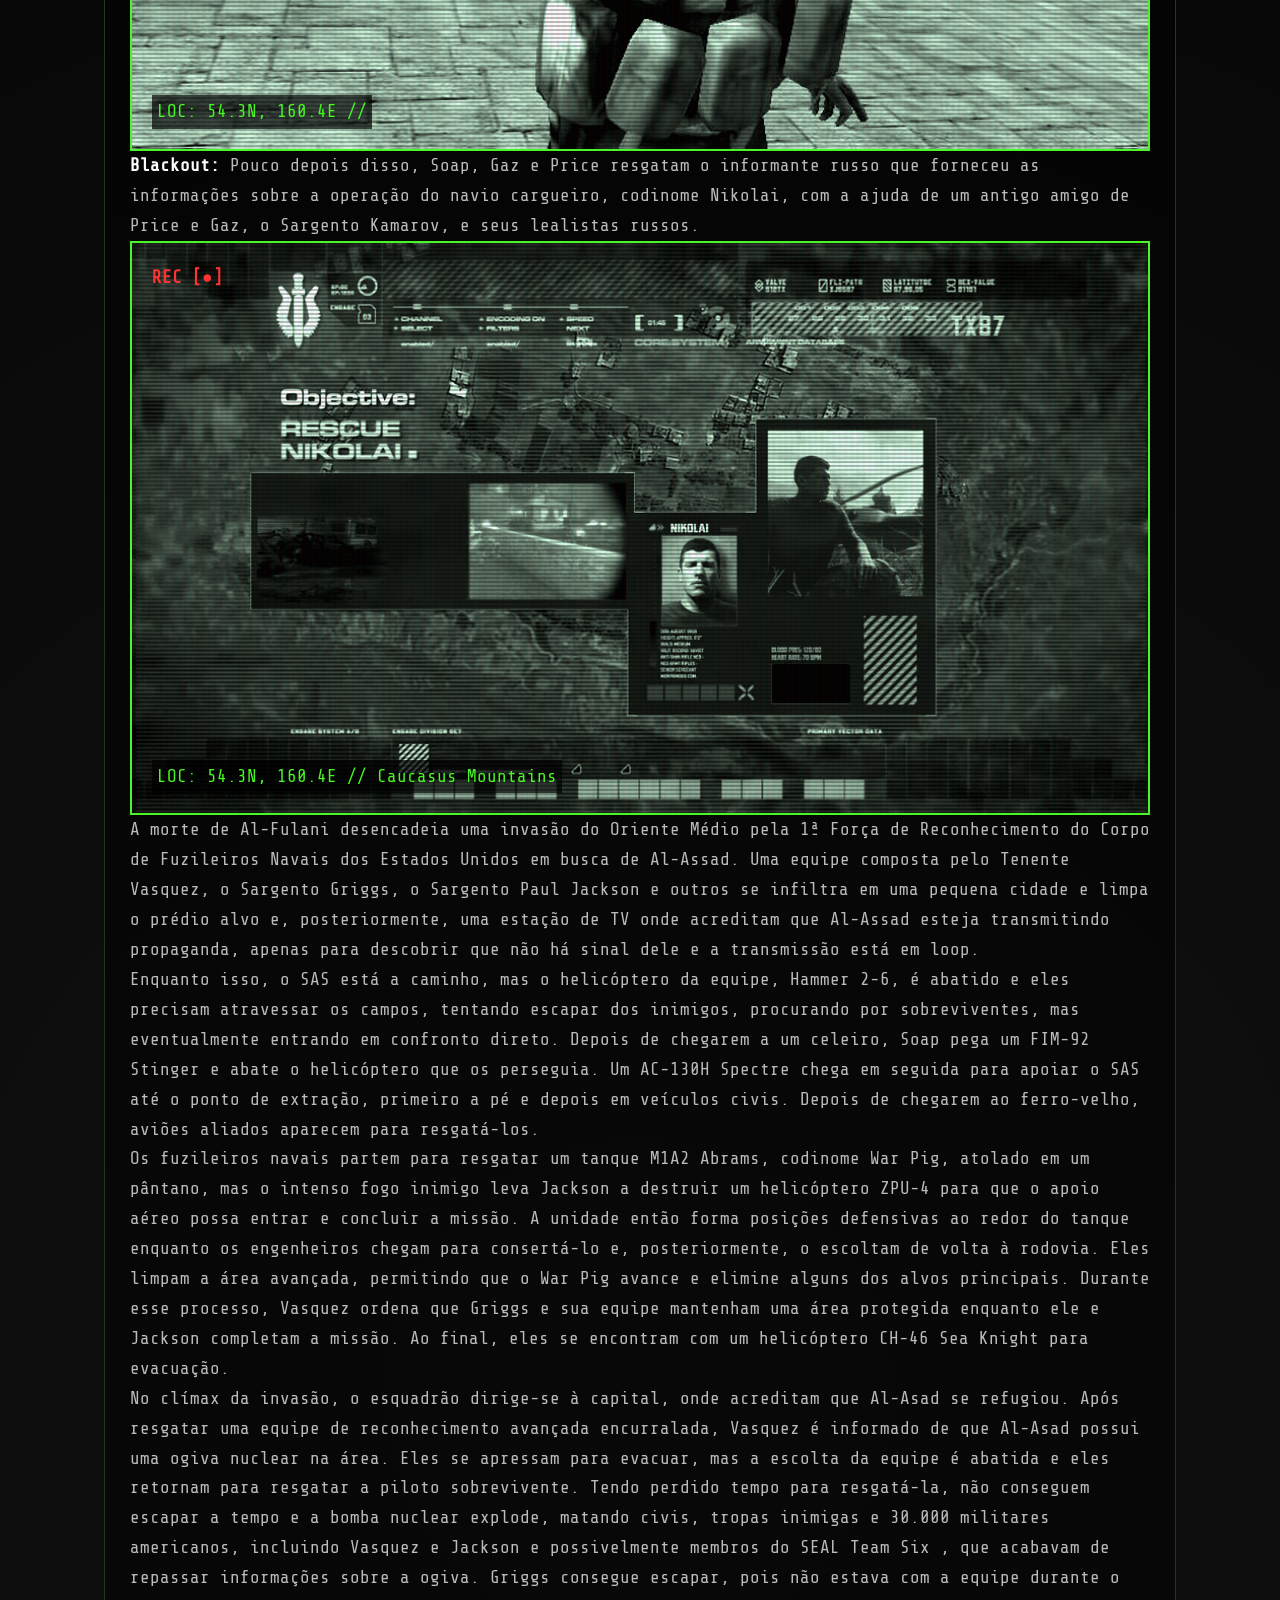
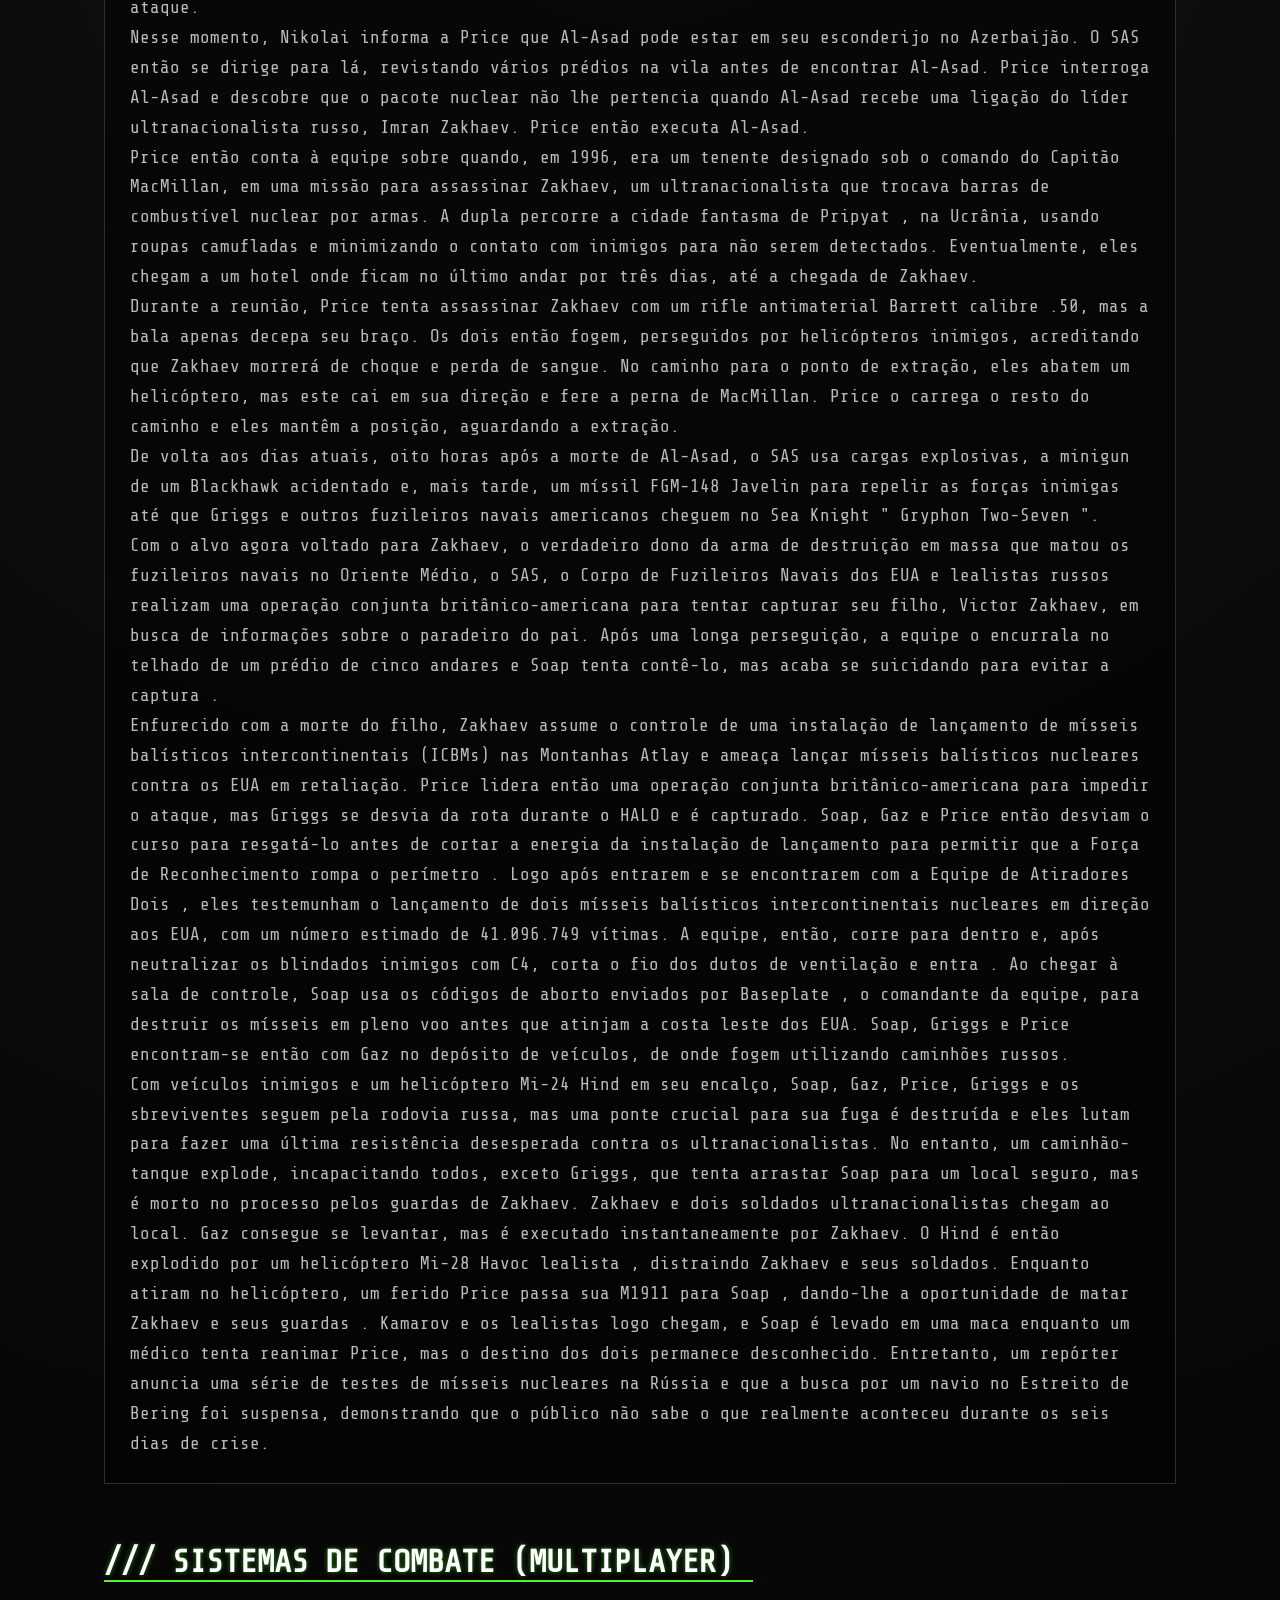
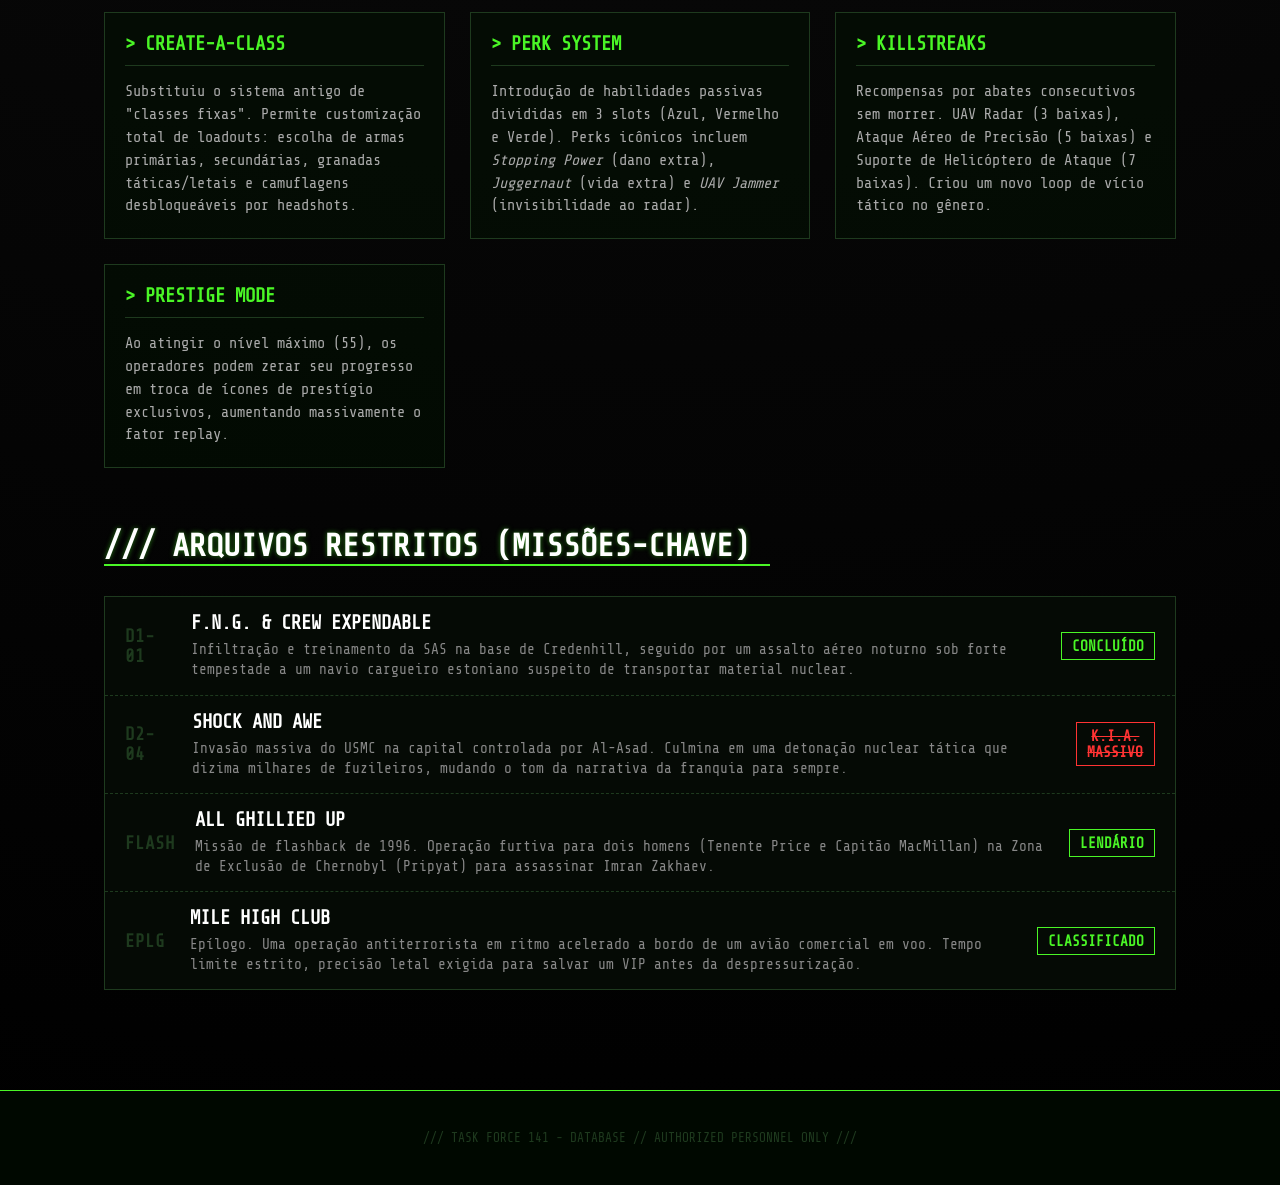
<file: cod4.html>
<!DOCTYPE html>
<html lang="pt-br">
<head>
    <meta charset="UTF-8">
    <meta name="viewport" content="width=device-width, initial-scale=1.0">
    <title>MODERN WARFARE</title>
    <link rel="preconnect" href="https://fonts.googleapis.com">
    <link rel="preconnect" href="https://fonts.gstatic.com" crossorigin>
    <link href="https://fonts.googleapis.com/css2?family=Share+Tech+Mono&display=swap" rel="stylesheet">
    <link rel="stylesheet" href="style.css">
    <link rel="icon" href="./IMGS/WhatsApp_Image_2026-02-17_at_17.23.43-removebg-preview.png" type="image/png">
</head>
<body>

    <div class="overlay"></div>

    <header>
        <div class="logo">/// MODERN_WARFARE // DATABASE</div>
        <nav>
            <ul>
                <li><a href="index.html"> < [RETURN TO BASE]</a></li>
            </ul>
        </nav>
    </header>

    <main class="game-container">
        
        <section class="game-hero">
            <div class="game-cover-box">
                <img src="./IMGS/CoD4_boxart.webp" alt="CoD4 Cover" class="game-cover-img">
                <div class="scan-line-img"></div>
            </div>
            <div class="game-hero-info">
                <div class="game-status-stamp">ACCESS GRANTED</div>
                <span class="game-code">/// OPERATION: MODERN WARFARE // LANÇAMENTO: 2007</span>
                <h1 class="game-title">MODERN WARFARE</h1>
                
                <div class="game-meta">
                    <div class="meta-item"><span>DEV:</span> INFINITY WARD</div>
                    <div class="meta-item"><span>ENGINE:</span> IW 3.0</div>
                    <div class="meta-item"><span>PLATAFORMAS:</span> PC, PS3, X360</div>
                </div>

                <p class="game-briefing">
                    O título que revolucionou a indústria. Abandonando os campos de batalha históricos da Segunda Guerra Mundial, Modern Warfare mergulhou os operadores em um cenário geopolítico contemporâneo tenso. Com uma narrativa cinematográfica brutal, balística avançada e um multiplayer que redefiniu os padrões do gênero FPS para sempre.
                </p>
            </div>
        </section>

        <section class="game-section">
            <h2 class="section-title">/// CAMPANHA</h2>
            <div class="game-text-panel">
                <p><strong>INTRO:&nbsp;</strong>Em 2011, Khaled Al-Assad inicia um golpe de Estado no Oriente Médio, e a Rússia está em meio a uma guerra civil entre o governo e os ultranacionalistas. Enquanto isso, Gaz informa ao Capitão John Price, líder da Equipe Bravo, que um novo recruta do SAS, o Sargento John "Soap" MacTavish, está se juntando ao esquadrão. </p></br>
                
                
            
                <p><strong>F.N.G:&nbsp;</strong>Soap chega ao centro de treinamento do SAS em Credenhill, Reino Unido, onde tem uma rápida sessão de treinamento com armas com Gaz, conhece o Capitão Price e a unidade, e faz o teste de combate em ambientes fechados (CQB) para completar sua iniciação.</br>
                <strong>Crew Expendable:&nbsp;</strong>A Equipe Bravo segue então para o Estreito de Bering, para procurar um suposto pacote nuclear em um cargueiro estoniano. Após eliminar a equipe de segurança, eles encontram o pacote, mas o fogo de MiG-29 inimigos os impede de prosseguir, levando consigo apenas o manifesto de carga, que aponta Al-Asad como o proprietário do pacote.</br>
                <strong>The Coup:&nbsp;</strong>Para completar sua revolução, Al-Assad executa  o presidente da Arábia Saudita, Yasir Al-Fulani.</br>
                <div class="ops-visual-game">
                <img src="./IMGS/MV5BMTdmZTEzNWYtZjg1OS00NGIxLTliMTItMDJmMjNmMjFjOTFmXkEyXkFqcGc@._V1_FMjpg_UX1000_.jpg" alt="Al-Assad">
                <div class="scan-overlay"></div>
                <div class="cam-rec">REC [●]</div>
                <div class="cam-loc">LOC: 54.3N, 160.4E // </div>
                </div>
                <strong>Blackout:&nbsp;</strong>Pouco depois disso, Soap, Gaz e Price resgatam o informante russo que forneceu as informações sobre a operação do navio cargueiro, codinome  Nikolai, com a ajuda de um antigo amigo de Price e Gaz, o Sargento Kamarov, e seus lealistas russos.</br>
                <div class="ops-visual-game">
                <img src="IMGS/Nikolai_Intel_2_MWR.webp" alt="blackout">
                <div class="scan-overlay"></div>
                <div class="cam-rec">REC [●]</div>
                <div class="cam-loc">LOC: 54.3N, 160.4E // Caucasus Mountains</div>
                </div>
                A morte de Al-Fulani desencadeia uma invasão do Oriente Médio pela 1ª Força de Reconhecimento do Corpo de Fuzileiros Navais dos Estados Unidos em busca de Al-Assad. Uma equipe composta pelo Tenente Vasquez, o Sargento Griggs, o Sargento Paul Jackson e outros se infiltra em uma pequena cidade e limpa o prédio alvo e, posteriormente, uma estação de TV onde acreditam que Al-Assad esteja transmitindo propaganda, apenas para descobrir que não há sinal dele e a transmissão está em loop.</br>
                
                Enquanto isso, o SAS está a caminho, mas o helicóptero da equipe, Hammer 2-6, é abatido e eles precisam atravessar os campos, tentando escapar dos inimigos, procurando por sobreviventes, mas eventualmente entrando em confronto direto. Depois de chegarem a um celeiro, Soap pega um FIM-92 Stinger e abate o helicóptero que os perseguia. Um AC-130H Spectre chega em seguida para apoiar o SAS até o ponto de extração, primeiro a pé e depois em veículos civis. Depois de chegarem ao ferro-velho, aviões aliados aparecem para resgatá-los.</br>
                Os fuzileiros navais partem para resgatar um tanque M1A2 Abrams, codinome War Pig, atolado em um pântano, mas o intenso fogo inimigo leva Jackson a destruir um helicóptero ZPU-4 para que o apoio aéreo possa entrar e concluir a missão. A unidade então forma posições defensivas ao redor do tanque enquanto os engenheiros chegam para consertá-lo e, posteriormente, o escoltam de volta à rodovia. Eles limpam a área avançada, permitindo que o War Pig avance e elimine alguns dos alvos principais. Durante esse processo, Vasquez ordena que Griggs e sua equipe mantenham uma área protegida enquanto ele e Jackson completam a missão. Ao final, eles se encontram com um helicóptero CH-46 Sea Knight para evacuação.</br>
                No clímax da invasão, o esquadrão dirige-se à capital, onde acreditam que Al-Asad se refugiou. Após resgatar uma equipe de reconhecimento avançada encurralada, Vasquez é informado de que Al-Asad possui uma ogiva nuclear na área. Eles se apressam para evacuar, mas a escolta da equipe é abatida e eles retornam para resgatar a piloto sobrevivente. Tendo perdido tempo para resgatá-la, não conseguem escapar a tempo e a bomba nuclear explode, matando civis, tropas inimigas e 30.000 militares americanos, incluindo Vasquez e Jackson e possivelmente membros do SEAL Team Six , que acabavam de repassar informações sobre a ogiva. Griggs consegue escapar, pois não estava com a equipe durante o ataque.</br>
                Nesse momento, Nikolai informa a Price que Al-Asad pode estar em seu esconderijo no Azerbaijão. O SAS então se dirige para lá, revistando vários prédios na vila antes de encontrar Al-Asad. Price interroga Al-Asad e descobre que o pacote nuclear não lhe pertencia quando Al-Asad recebe uma ligação do líder ultranacionalista russo, Imran Zakhaev. Price então executa Al-Asad. </br>
                Price então conta à equipe sobre quando, em 1996, era um tenente designado sob o comando do Capitão MacMillan, em uma missão para assassinar Zakhaev, um ultranacionalista que trocava barras de combustível nuclear por armas. A dupla percorre a cidade fantasma de Pripyat , na Ucrânia, usando roupas camufladas e minimizando o contato com inimigos para não serem detectados. Eventualmente, eles chegam a um hotel onde ficam no último andar por três dias, até a chegada de Zakhaev.</br>
                Durante a reunião, Price tenta assassinar Zakhaev com um rifle antimaterial Barrett calibre .50, mas a bala apenas decepa seu braço. Os dois então fogem, perseguidos por helicópteros inimigos, acreditando que Zakhaev morrerá de choque e perda de sangue. No caminho para o ponto de extração, eles abatem um helicóptero, mas este cai em sua direção e fere a perna de MacMillan. Price o carrega o resto do caminho e eles mantêm a posição, aguardando a extração.</br>
                De volta aos dias atuais, oito horas após a morte de Al-Asad, o SAS usa cargas explosivas, a minigun de um Blackhawk acidentado e, mais tarde, um míssil FGM-148 Javelin para repelir as forças inimigas até que Griggs e outros fuzileiros navais americanos cheguem no Sea Knight " Gryphon Two-Seven ".</br>
                Com o alvo agora voltado para Zakhaev, o verdadeiro dono da arma de destruição em massa que matou os fuzileiros navais no Oriente Médio, o SAS, o Corpo de Fuzileiros Navais dos EUA e lealistas russos realizam uma operação conjunta britânico-americana para tentar capturar seu filho, Victor Zakhaev, em busca de informações sobre o paradeiro do pai. Após uma longa perseguição, a equipe o encurrala no telhado de um prédio de cinco andares e Soap tenta contê-lo, mas acaba se suicidando para evitar a captura .</br>
                Enfurecido com a morte do filho, Zakhaev assume o controle de uma instalação de lançamento de mísseis balísticos intercontinentais (ICBMs) nas Montanhas Atlay e ameaça lançar mísseis balísticos nucleares contra os EUA em retaliação. Price lidera então uma operação conjunta britânico-americana para impedir o ataque, mas Griggs se desvia da rota durante o HALO e é capturado. Soap, Gaz e Price então desviam o curso para resgatá-lo antes de cortar a energia da instalação de lançamento para permitir que a Força de Reconhecimento rompa o perímetro . Logo após entrarem e se encontrarem com a Equipe de Atiradores Dois , eles testemunham o lançamento de dois mísseis balísticos intercontinentais nucleares em direção aos EUA, com um número estimado de 41.096.749 vítimas. A equipe, então, corre para dentro  e, após neutralizar os blindados inimigos com C4, corta o fio dos dutos de ventilação e entra . Ao chegar à sala de controle, Soap usa os códigos de aborto enviados por Baseplate , o comandante da equipe, para destruir os mísseis em pleno voo antes que atinjam a costa leste dos EUA. Soap, Griggs e Price encontram-se então com Gaz no depósito de veículos, de onde fogem utilizando caminhões russos.</br>
                Com veículos inimigos e um helicóptero Mi-24 Hind em seu encalço, Soap, Gaz, Price, Griggs e os sbreviventes seguem pela rodovia russa, mas uma ponte crucial para sua fuga é destruída e eles lutam para fazer uma última resistência desesperada contra os ultranacionalistas. No entanto, um caminhão-tanque explode, incapacitando todos, exceto Griggs, que tenta arrastar Soap para um local seguro, mas é morto no processo pelos guardas de Zakhaev. Zakhaev e dois soldados ultranacionalistas chegam ao local. Gaz consegue se levantar, mas é executado instantaneamente por Zakhaev. O Hind é então explodido por um helicóptero Mi-28 Havoc lealista , distraindo Zakhaev e seus soldados. Enquanto atiram no helicóptero, um ferido Price passa sua M1911 para Soap , dando-lhe a oportunidade de  matar Zakhaev e seus guardas . Kamarov e os lealistas logo chegam, e Soap é levado em uma maca enquanto um médico tenta reanimar Price, mas o destino dos dois permanece desconhecido. Entretanto, um repórter anuncia uma série de testes de mísseis nucleares na Rússia e que a busca por um navio no Estreito de Bering foi suspensa, demonstrando que o público não sabe o que realmente aconteceu durante os seis dias de crise.</br></p>
            </div>
        </section>

        <section class="game-section">
            <h2 class="section-title">/// SISTEMAS DE COMBATE (MULTIPLAYER)</h2>
            <div class="game-grid">
                <div class="game-card">
                    <h3>> CREATE-A-CLASS</h3>
                    <p>Substituiu o sistema antigo de "classes fixas". Permite customização total de loadouts: escolha de armas primárias, secundárias, granadas táticas/letais e camuflagens desbloqueáveis por headshots.</p>
                </div>
                <div class="game-card">
                    <h3>> PERK SYSTEM</h3>
                    <p>Introdução de habilidades passivas divididas em 3 slots (Azul, Vermelho e Verde). Perks icônicos incluem <em>Stopping Power</em> (dano extra), <em>Juggernaut</em> (vida extra) e <em>UAV Jammer</em> (invisibilidade ao radar).</p>
                </div>
                <div class="game-card">
                    <h3>> KILLSTREAKS</h3>
                    <p>Recompensas por abates consecutivos sem morrer. UAV Radar (3 baixas), Ataque Aéreo de Precisão (5 baixas) e Suporte de Helicóptero de Ataque (7 baixas). Criou um novo loop de vício tático no gênero.</p>
                </div>
                <div class="game-card">
                    <h3>> PRESTIGE MODE</h3>
                    <p>Ao atingir o nível máximo (55), os operadores podem zerar seu progresso em troca de ícones de prestígio exclusivos, aumentando massivamente o fator replay.</p>
                </div>
            </div>
        </section>

        <section class="game-section">
            <h2 class="section-title">/// ARQUIVOS RESTRITOS (MISSÕES-CHAVE)</h2>
            <div class="game-mission-board">
                
                <div class="mission-row">
                    <div class="mission-date">D1-01</div>
                    <div class="mission-details">
                        <h4>F.N.G. & CREW EXPENDABLE</h4>
                        <p>Infiltração e treinamento da SAS na base de Credenhill, seguido por um assalto aéreo noturno sob forte tempestade a um navio cargueiro estoniano suspeito de transportar material nuclear.</p>
                    </div>
                    <div class="mission-status success">CONCLUÍDO</div>
                </div>

                <div class="mission-row">
                    <div class="mission-date">D2-04</div>
                    <div class="mission-details">
                        <h4>SHOCK AND AWE</h4>
                        <p>Invasão massiva do USMC na capital controlada por Al-Asad. Culmina em uma detonação nuclear tática que dizima milhares de fuzileiros, mudando o tom da narrativa da franquia para sempre.</p>
                    </div>
                    <div class="mission-status failed">K.I.A. MASSIVO</div>
                </div>

                <div class="mission-row">
                    <div class="mission-date">FLASH</div>
                    <div class="mission-details">
                        <h4>ALL GHILLIED UP</h4>
                        <p>Missão de flashback de 1996. Operação furtiva para dois homens (Tenente Price e Capitão MacMillan) na Zona de Exclusão de Chernobyl (Pripyat) para assassinar Imran Zakhaev.</p>
                    </div>
                    <div class="mission-status success">LENDÁRIO</div>
                </div>

                <div class="mission-row">
                    <div class="mission-date">EPLG</div>
                    <div class="mission-details">
                        <h4>MILE HIGH CLUB</h4>
                        <p>Epílogo. Uma operação antiterrorista em ritmo acelerado a bordo de um avião comercial em voo. Tempo limite estrito, precisão letal exigida para salvar um VIP antes da despressurização.</p>
                    </div>
                    <div class="mission-status success">CLASSIFICADO</div>
                </div>

            </div>
        </section>

    </main>

    <footer>
        <p>/// TASK FORCE 141 - DATABASE // AUTHORIZED PERSONNEL ONLY ///</p>
    </footer>

</body>
</html>
</file>
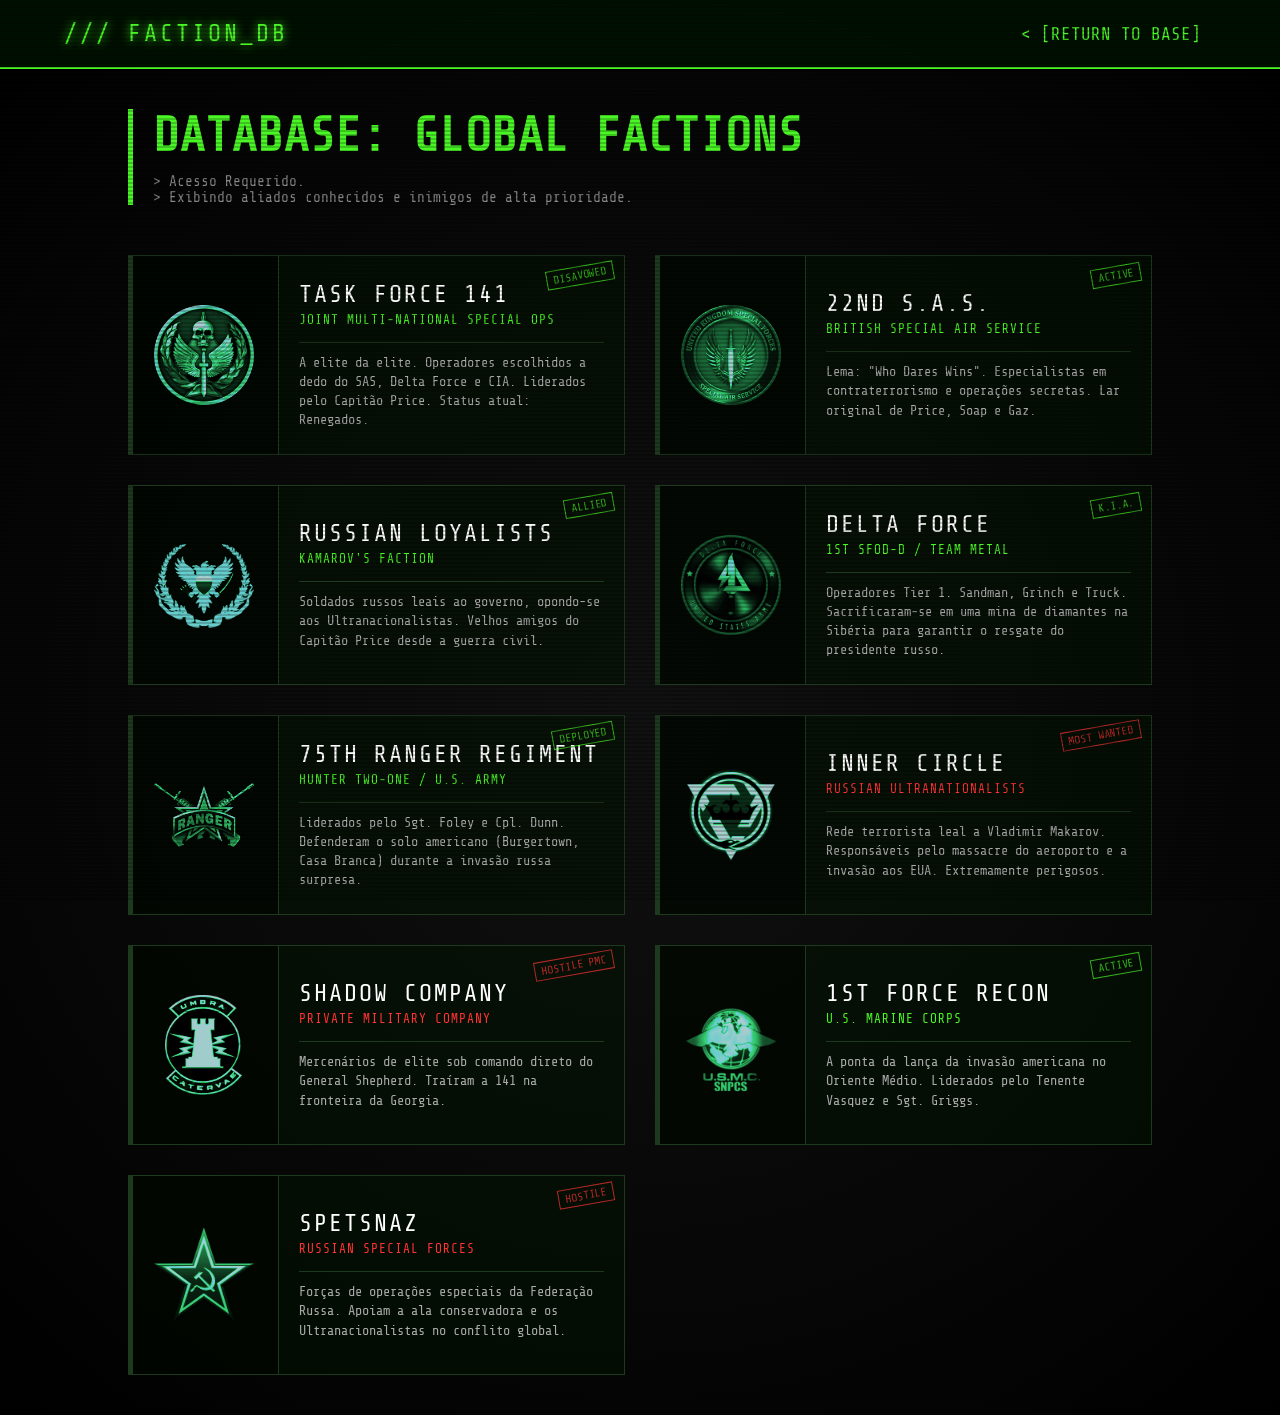
<file: factions.html>
<!DOCTYPE html>
<html lang="pt-br">
<head>
    <meta charset="UTF-8">
    <meta name="viewport" content="width=device-width, initial-scale=1.0">
    <title>FACTIONS</title>
    <link rel="preconnect" href="https://fonts.googleapis.com">
    <link rel="preconnect" href="https://fonts.gstatic.com" crossorigin>
    <link href="https://fonts.googleapis.com/css2?family=Share+Tech+Mono&display=swap" rel="stylesheet">
    <link rel="icon" href="./IMGS/WhatsApp_Image_2026-02-17_at_17.23.43-removebg-preview.png" type="image/png">
    <link rel="stylesheet" href="style.css"> 
    
</head>
<body>

    <div class="overlay"></div>

    <header>
        <div class="logo">/// FACTION_DB</div>
        <nav>
            <ul>
                <li><a href="index.html"> < [RETURN TO BASE]</a></li>
            </ul>
        </nav>
    </header>

    <div class="fac-container">
        
        <div class="fac-header">
            <h1>Database: Global Factions</h1>
            <p>> Acesso Requerido.</p>
            <p>> Exibindo aliados conhecidos e inimigos de alta prioridade.</p>
        </div>

        <div class="fac-grid">

            <div class="fac-card" onclick="window.location.href='./taskforce141.html'">
                <div class="status-stamp">DISAVOWED</div>
                <div class="fac-img-box">
                    <img src="./IMGS/Tf141.PNG.webp" alt="TF141 Logo">
                </div>
                <div class="fac-data">
                    <div class="fac-title">Task Force 141</div>
                    <div class="fac-meta">Joint Multi-National Special Ops</div>
                    <div class="fac-desc">
                        A elite da elite. Operadores escolhidos a dedo do SAS, Delta Force e CIA. Liderados pelo Capitão Price. Status atual: Renegados.
                    </div>
                </div>
            </div>

            <div class="fac-card">
                <div class="status-stamp">ACTIVE</div>
                <div class="fac-img-box">
                    <img src="./IMGS/sas_emblem_mind_the_gap_mw3.webp" alt="SAS Logo">
                </div>
                <div class="fac-data">
                    <div class="fac-title">22ND S.A.S.</div>
                    <div class="fac-meta">British Special Air Service</div>
                    <div class="fac-desc">
                        Lema: "Who Dares Wins". Especialistas em contraterrorismo e operações secretas. Lar original de Price, Soap e Gaz.
                    </div>
                </div>
            </div>
            <div class="fac-card">
                <div class="status-stamp">ALLIED</div>
                    <div class="fac-img-box">
                        <img src="./IMGS/Russian_Ultranationalist_Coat_of_Arms.webp" alt="Loyalists">
                    </div>
                    <div class="fac-data">
                        <div class="fac-title">Russian Loyalists</div>
                        <div class="fac-meta">Kamarov's Faction</div>
                        <div class="fac-desc">
                            Soldados russos leais ao governo, opondo-se aos Ultranacionalistas. Velhos amigos do Capitão Price desde a guerra civil.
                        </div>
                    </div>
                </div>
            <div class="fac-card">
                <div class="status-stamp">K.I.A.</div>
                <div class="fac-img-box">
                    <img src="./IMGS/MW3_Delta.webp" alt="Delta Force">
                </div>
                <div class="fac-data">
                    <div class="fac-title">Delta Force</div>
                    <div class="fac-meta">1st SFOD-D / Team Metal</div>
                    <div class="fac-desc">
                        Operadores Tier 1. Sandman, Grinch e Truck. Sacrificaram-se em uma mina de diamantes na Sibéria para garantir o resgate do presidente russo.
                    </div>
                </div>
            </div>
            <div class="fac-card">
                <div class="status-stamp">DEPLOYED</div>
                <div class="fac-img-box">
                    <img src="./IMGS/Rangers_logo.webp" alt="Army Rangers">
                </div>
                <div class="fac-data">
                    <div class="fac-title">75th Ranger Regiment</div>
                    <div class="fac-meta">Hunter Two-One / U.S. Army</div>
                    <div class="fac-desc">
                        Liderados pelo Sgt. Foley e Cpl. Dunn. Defenderam o solo americano (Burgertown, Casa Branca) durante a invasão russa surpresa.
                    </div>
                </div>
            </div>
            <div class="fac-card hostile">
                <div class="status-stamp">MOST WANTED</div>
                <div class="fac-img-box">
                    <img src="./IMGS/Mw3innercircle-removebg-preview.png" alt="Inner Circle">
                </div>
                <div class="fac-data">
                    <div class="fac-title">Inner Circle</div>
                    <div class="fac-meta">Russian Ultranationalists</div>
                    <div class="fac-desc">
                        Rede terrorista leal a Vladimir Makarov. Responsáveis pelo massacre do aeroporto e a invasão aos EUA. Extremamente perigosos.
                    </div>
                </div>
            </div>

            <div class="fac-card hostile">
                <div class="status-stamp">HOSTILE PMC</div>
                <div class="fac-img-box">
                    <img src="./IMGS/Shadow_Company_Logo_MW2.webp" alt="Shadow Company">
                </div>
                <div class="fac-data">
                    <div class="fac-title">Shadow Company</div>
                    <div class="fac-meta">Private Military Company</div>
                    <div class="fac-desc">
                        Mercenários de elite sob comando direto do General Shepherd. Traíram a 141 na fronteira da Georgia.
                    </div>
                </div>
            </div>

            <div class="fac-card">
                 <div class="status-stamp">ACTIVE</div>
                <div class="fac-img-box">
                    <img src="./IMGS/download-removebg-preview.png" alt="USMC">
                </div>
                <div class="fac-data">
                    <div class="fac-title">1st Force Recon</div>
                    <div class="fac-meta">U.S. Marine Corps</div>
                    <div class="fac-desc">
                        A ponta da lança da invasão americana no Oriente Médio. Liderados pelo Tenente Vasquez e Sgt. Griggs.
                    </div>
                </div>
            </div>

             <div class="fac-card hostile">
                <div class="status-stamp">HOSTILE</div>
                <div class="fac-img-box">
                    <img src="./IMGS/Spetsnaz_icon.webp" alt="Spetsnaz">
                </div>
                <div class="fac-data">
                    <div class="fac-title">Spetsnaz</div>
                    <div class="fac-meta">Russian Special Forces</div>
                    <div class="fac-desc">
                        Forças de operações especiais da Federação Russa. Apoiam a ala conservadora e os Ultranacionalistas no conflito global.
                    </div>
                </div>
            </div>

        </div>
    </div>
</body>
</html>
</file>
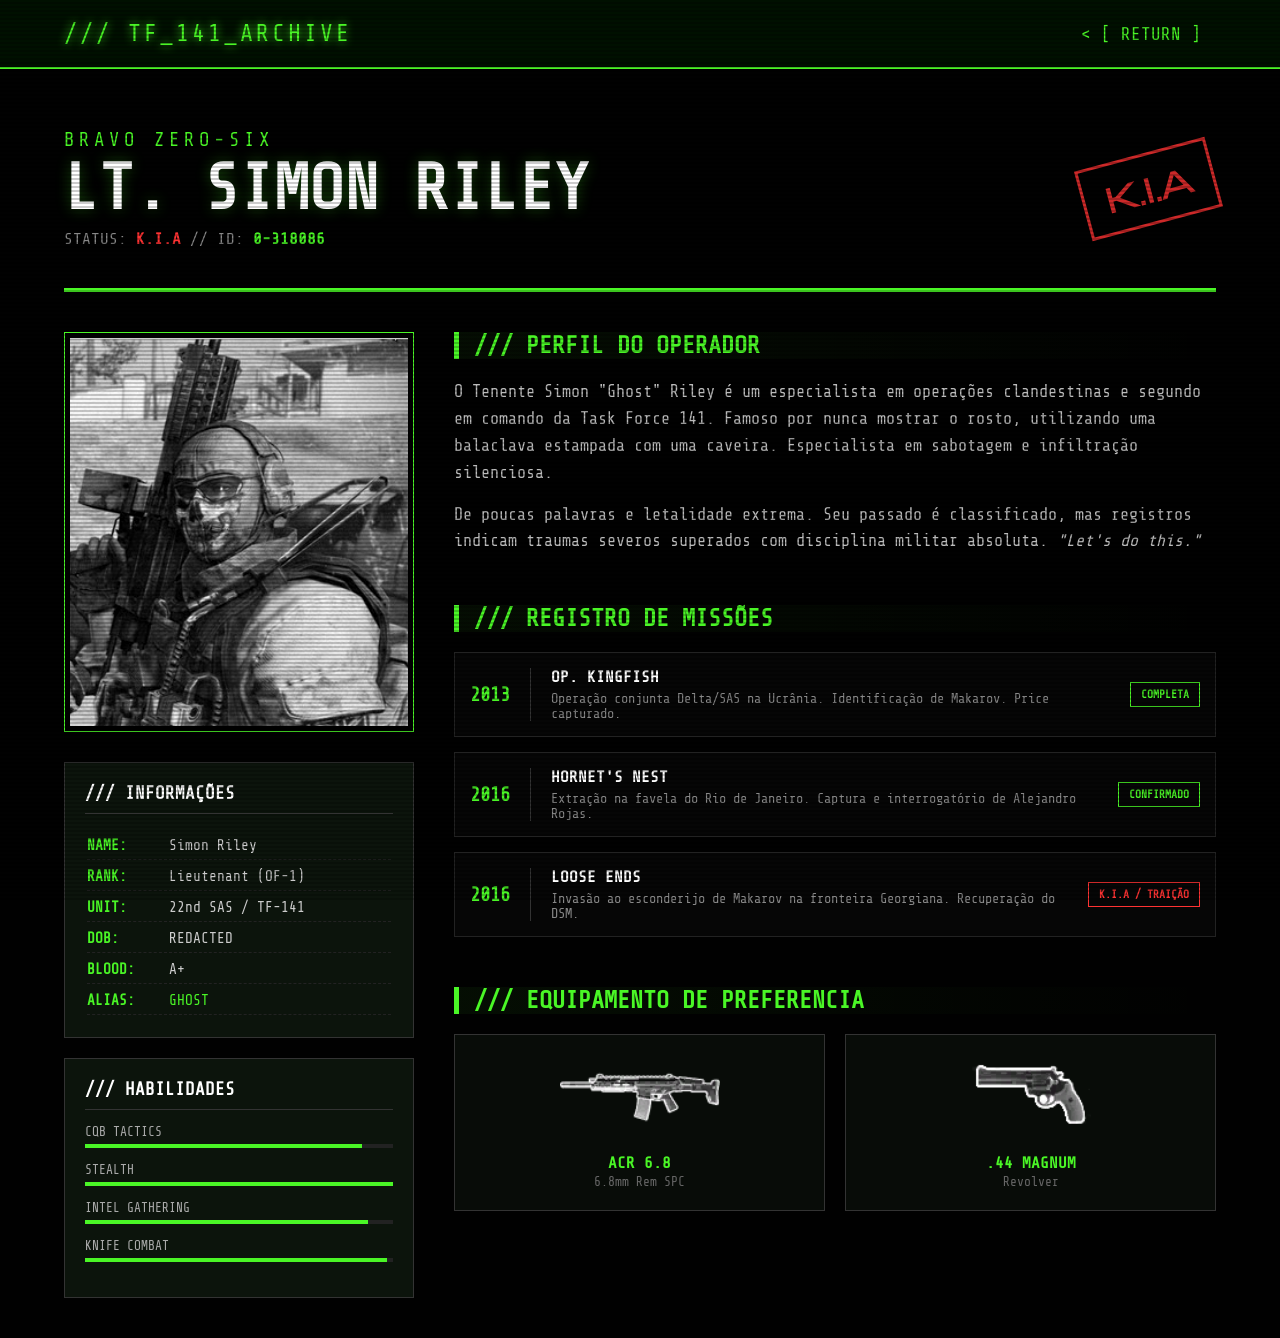
<file: ghost.html>
<!DOCTYPE html>
<html lang="pt-br">
<head>
    <meta charset="UTF-8">
    <meta name="viewport" content="width=device-width, initial-scale=1.0">
    <title>GHOST</title>
    <link rel="preconnect" href="https://fonts.googleapis.com">
    <link rel="preconnect" href="https://fonts.gstatic.com" crossorigin>
    <link href="https://fonts.googleapis.com/css2?family=Michroma&family=Share+Tech+Mono&display=swap" rel="stylesheet">
    <link rel="icon" href="./IMGS/WhatsApp_Image_2026-02-17_at_17.23.43-removebg-preview.png" type="image/png">
    <link rel="stylesheet" href="style.css">
</head>
<body class="crt-body">

    <div class="overlay"></div>

    <header>
        <div class="logo">/// TF_141_ARCHIVE</div>
        <nav>
            <ul>
                <li><a href="taskforce141.html"> < [ RETURN ]</a></li>
            </ul>
        </nav>
    </header>

    <div class="crt-container">
        
        <div class="crt-header">
            <div class="crt-header-content">
                <span class="crt-callsign">BRAVO ZERO-SIX</span>
                <h1 class="crt-name">LT. SIMON RILEY</h1>
                <div class="crt-meta">
                    <span>STATUS: <strong style="color:var(--mw-red)">K.I.A</strong></span>
                    <span>//</span>
                    <span>ID: <strong style="color:var(--mw-green)">0-318086</strong></span>
                </div>
            </div>
            <div class="crt-stamp-kia">K.I.A</div>
        </div>
        <div class="crt-grid">
            <aside class="crt-sidebar">
                <div class="crt-photo-frame">
                    <img src="./IMGS/ghost.jpg" alt="Ghost" class="crt-mugshot">
                    <div class="crt-scan-line"></div>
                </div>
                <div class="crt-panel">
                    <h3 class="crt-panel-title">/// INFORMAÇÕES</h3>
                    <table class="crt-table">
                        <tr><td>NAME:</td><td>Simon Riley</td></tr>
                        <tr><td>RANK:</td><td>Lieutenant (OF-1)</td></tr>
                        <tr><td>UNIT:</td><td>22nd SAS / TF-141</td></tr>
                        <tr><td>DOB:</td><td>REDACTED</td></tr>
                        <tr><td>BLOOD:</td><td>A+</td></tr>
                        <tr><td>ALIAS:</td><td style="color:var(--mw-green)">GHOST</td></tr>
                    </table>
                </div>
                <div class="crt-panel">
                    <h3 class="crt-panel-title">/// HABILIDADES</h3>
                    <ul class="crt-skills">
                        <li>CQB TACTICS <div class="crt-bar"><div style="width:90%"></div></div></li>
                        <li>STEALTH <div class="crt-bar"><div style="width:100%"></div></div></li>
                        <li>INTEL GATHERING <div class="crt-bar"><div style="width:92%"></div></div></li>
                        <li>KNIFE COMBAT <div class="crt-bar"><div style="width:98%"></div></div></li>
                    </ul>
                </div>
            </aside>
            <main class="crt-main-content">
                <div class="crt-section">
                    <h2 class="crt-section-title">/// PERFIL DO OPERADOR</h2>
                    <p class="crt-text">
                        O Tenente Simon "Ghost" Riley é um especialista em operações clandestinas e segundo em comando da Task Force 141. Famoso por nunca mostrar o rosto, utilizando uma balaclava estampada com uma caveira. Especialista em sabotagem e infiltração silenciosa.
                    </p>
                    <p class="crt-text">
                        De poucas palavras e letalidade extrema. Seu passado é classificado, mas registros indicam traumas severos superados com disciplina militar absoluta. <em>"Let's do this."</em>
                    </p>
                </div>
                <div class="crt-section">
                    <h2 class="crt-section-title">/// REGISTRO DE MISSÕES</h2>
                    <div class="crt-log-entry">
                        <div class="crt-log-date">2013</div>
                        <div class="crt-log-info">
                            <h4>OP. KINGFISH</h4>
                            <p>Operação conjunta Delta/SAS na Ucrânia. Identificação de Makarov. Price capturado.</p>
                        </div>
                        <div class="crt-status success">COMPLETA</div>
                    </div>
                    <div class="crt-log-entry">
                        <div class="crt-log-date">2016</div>
                        <div class="crt-log-info">
                            <h4>HORNET'S NEST</h4>
                            <p>Extração na favela do Rio de Janeiro. Captura e interrogatório de Alejandro Rojas.</p>
                        </div>
                        <div class="crt-status success">CONFIRMADO</div>
                    </div>
                    <div class="crt-log-entry">
                        <div class="crt-log-date">2016</div>
                        <div class="crt-log-info">
                            <h4>LOOSE ENDS</h4>
                            <p>Invasão ao esconderijo de Makarov na fronteira Georgiana. Recuperação do DSM.</p>
                        </div>
                        <div class="crt-status fail">K.I.A / TRAIÇÃO</div>
                    </div>
                </div>
                <div class="crt-section">
                    <h2 class="crt-section-title">/// EQUIPAMENTO DE PREFERENCIA</h2>
                    <div class="crt-loadout-grid">
                        <div class="crt-weapon-box">
                            <img src="./IMGS/ACR_6.8_HUD_icon_MW3.webp" alt="ACR">
                            <div class="crt-w-info">
                                <strong>ACR 6.8</strong>
                                <span>6.8mm Rem SPC</span>
                            </div>
                        </div>
                        <div class="crt-weapon-box">
                            <img src="./IMGS/44_Magnum_HUD_MW2.webp" alt="Magnum">
                            <div class="crt-w-info">
                                <strong>.44 MAGNUM</strong>
                                <span>Revolver</span>
                            </div>
                        </div>
                    </div>
                </div>
            </main>
        </div>
    </div>
</body>
</html>
</file>
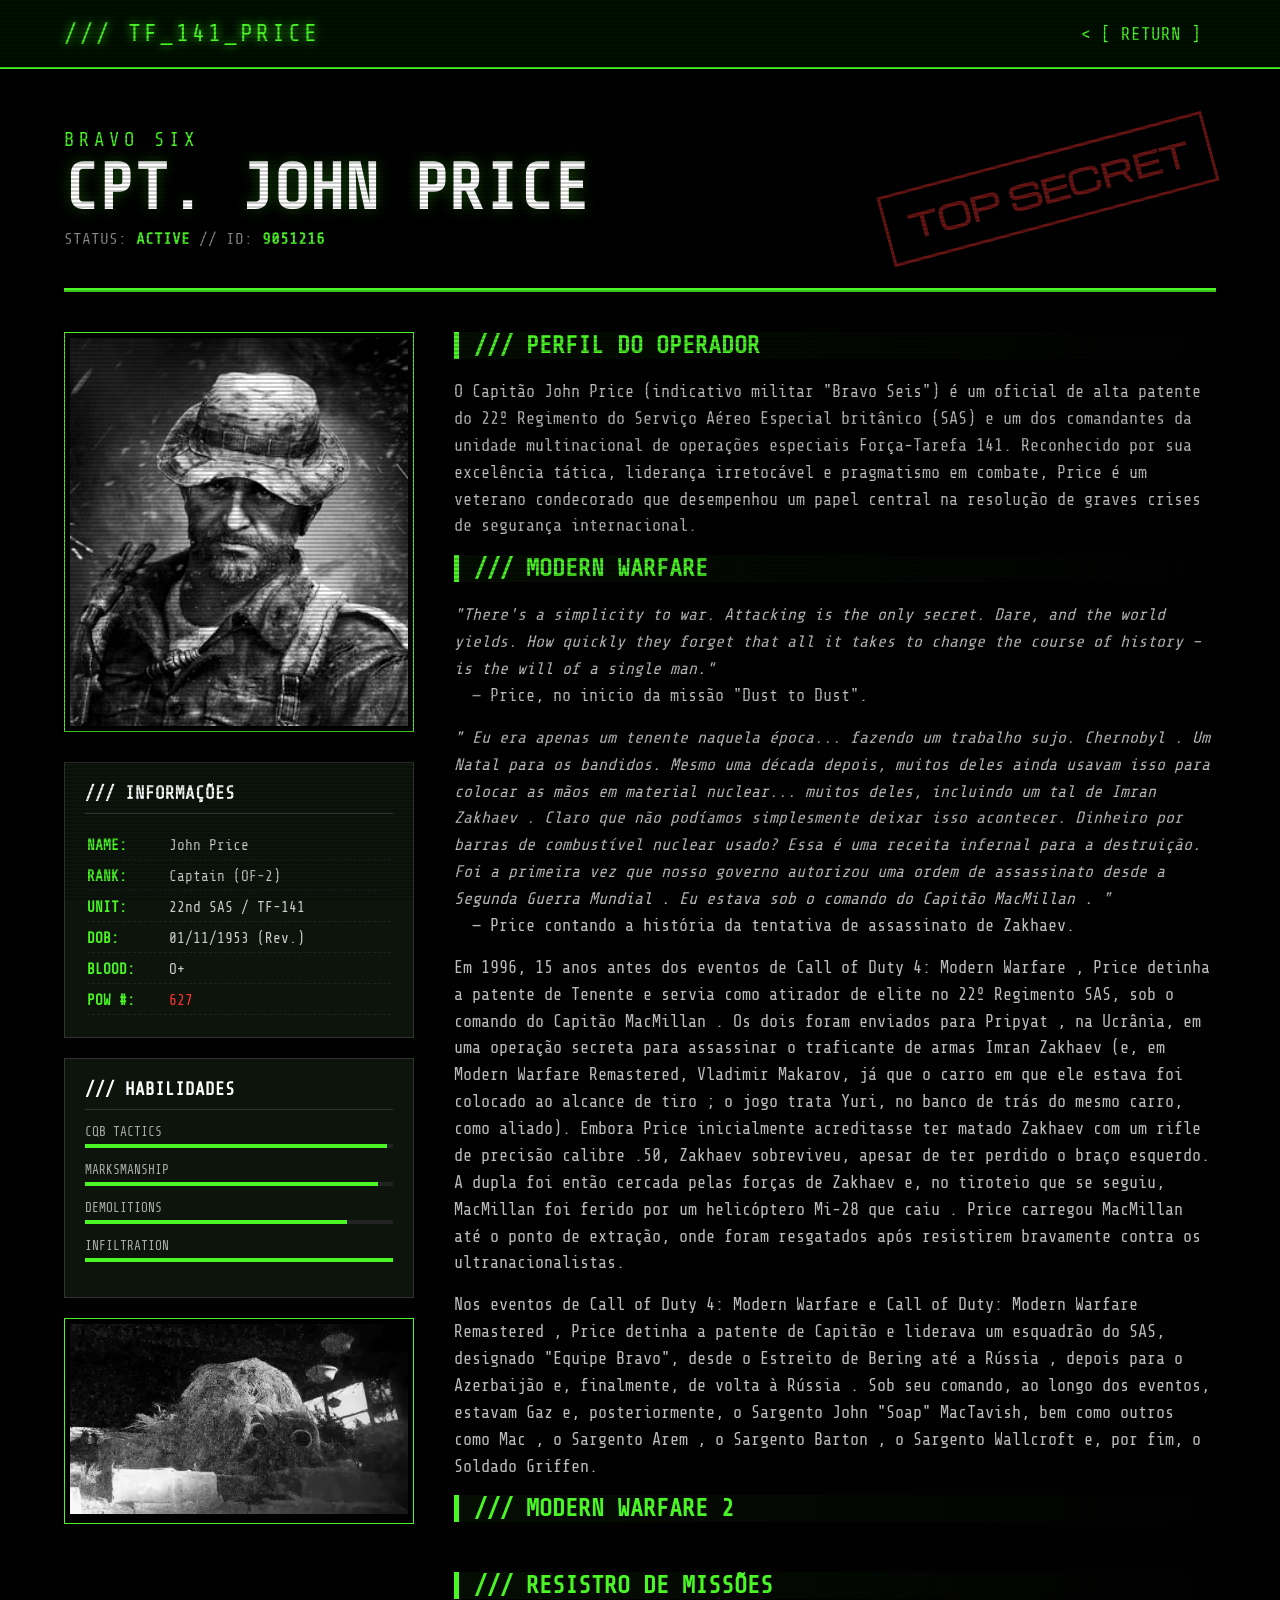
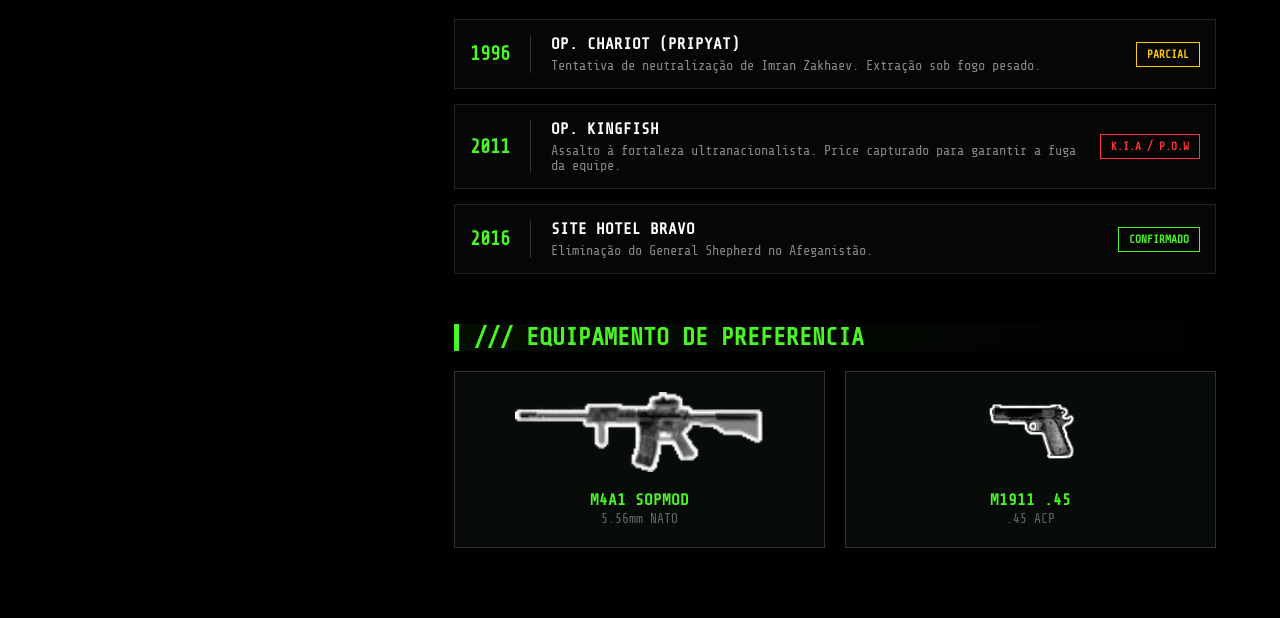
<file: price.html>
<!DOCTYPE html>
<html lang="pt-br">
<head>
    <meta charset="UTF-8">
    <meta name="viewport" content="width=device-width, initial-scale=1.0">
    <title>Cpt. John Price</title>
    <link rel="preconnect" href="https://fonts.googleapis.com">
    <link rel="preconnect" href="https://fonts.gstatic.com" crossorigin>
    <link href="https://fonts.googleapis.com/css2?family=Michroma&family=Share+Tech+Mono&display=swap" rel="stylesheet">
    <link rel="icon" href="./IMGS/WhatsApp_Image_2026-02-17_at_17.23.43-removebg-preview.png" type="image/png">
    <link rel="stylesheet" href="style.css">
</head>
<body class="crt-body">

    <div class="overlay"></div>

    <header>
        <div class="logo">/// TF_141_PRICE</div>
        <nav>
            <ul>
                <li><a href="taskforce141.html"> < [ RETURN ]</a></li>
            </ul>
        </nav>
    </header>

    <div class="crt-container">
        
        <div class="crt-header">
            <div class="crt-header-content">
                <span class="crt-callsign">BRAVO SIX</span>
                <h1 class="crt-name">CPT. JOHN PRICE</h1>
                <div class="crt-meta">
                    <span>STATUS: <strong style="color:var(--mw-green)">ACTIVE</strong></span>
                    <span>//</span>
                    <span>ID: <strong style="color:var(--mw-green)">9051216</strong></span>
                </div>
            </div>
            <div class="crt-stamp">TOP SECRET</div>
        </div>

        <div class="crt-grid">

            <aside class="crt-sidebar">
                <div class="crt-photo-frame">
                    <img src="./IMGS/John_Price_profile_picture_CoD_Online.jpg" alt="Price" class="crt-mugshot">
                </div>

                <div class="crt-panel">
                    <h3 class="crt-panel-title">/// INFORMAÇÕES</h3>
                    <table class="crt-table">
                        <tr><td>NAME:</td><td>John Price</td></tr>
                        <tr><td>RANK:</td><td>Captain (OF-2)</td></tr>
                        <tr><td>UNIT:</td><td>22nd SAS / TF-141</td></tr>
                        <tr><td>DOB:</td><td>01/11/1953 (Rev.)</td></tr>
                        <tr><td>BLOOD:</td><td>O+</td></tr>
                        <tr><td>POW #:</td><td style="color:var(--mw-red)">627</td></tr>
                    </table>
                </div>

                <div class="crt-panel">
                    <h3 class="crt-panel-title">/// HABILIDADES</h3>
                    <ul class="crt-skills">
                        <li>CQB TACTICS <div class="crt-bar"><div style="width:98%"></div></div></li>
                        <li>MARKSMANSHIP <div class="crt-bar"><div style="width:95%"></div></div></li>
                        <li>DEMOLITIONS <div class="crt-bar"><div style="width:85%"></div></div></li>
                        <li>INFILTRATION <div class="crt-bar"><div style="width:100%"></div></div></li>
                    </ul>
                </div>
                <div class="crt-photo-frame2">
                    <img src="./IMGS/Price_tenente.webp" alt="Price" class="crt-mugshot">
                </div>
            </aside>

            <main class="crt-main-content">
                <div class="crt-section">
                    <h2 class="crt-section-title">/// PERFIL DO OPERADOR</h2>
                    <p class="crt-text">
                        O Capitão John Price (indicativo militar "Bravo Seis") é um oficial de alta patente do 22º Regimento do Serviço Aéreo Especial britânico (SAS) e um dos comandantes da unidade multinacional de operações especiais Força-Tarefa 141. Reconhecido por sua excelência tática, liderança irretocável e pragmatismo em combate, Price é um veterano condecorado que desempenhou um papel central na resolução de graves crises de segurança internacional.
                    </p>
                    <h2 class="crt-section-title">/// MODERN WARFARE</h2>
                    <p class="crt-text">
                        <i>"There's a simplicity to war. Attacking is the only secret. Dare, and the world yields. How quickly they forget that all it takes to change the course of history – is the will of a single man."</i></br>
                        &nbsp; — Price, no inicio da missão "Dust to Dust".
                    </p>

                    <p class="crt-text">
                        <i>" Eu era apenas um tenente naquela época... fazendo um trabalho sujo. Chernobyl . Um Natal para os bandidos. Mesmo uma década depois, muitos deles ainda usavam isso para colocar as mãos em material nuclear... muitos deles, incluindo um tal de Imran Zakhaev . Claro que não podíamos simplesmente deixar isso acontecer. Dinheiro por barras de combustível nuclear usado? Essa é uma receita infernal para a destruição. Foi a primeira vez que nosso governo autorizou uma ordem de assassinato desde a Segunda Guerra Mundial . Eu estava sob o comando do Capitão MacMillan . "</i></br>
                        &nbsp; — Price contando a história da tentativa de assassinato de Zakhaev.
                    </p>
                    <p class="crt-text">
                        Em 1996, 15 anos antes dos eventos de Call of Duty 4: Modern Warfare , Price detinha a patente de Tenente e servia como atirador de elite no 22º Regimento SAS, sob o comando do Capitão MacMillan . Os dois foram enviados para Pripyat , na Ucrânia, em uma operação secreta para assassinar o traficante de armas Imran Zakhaev (e, em Modern Warfare Remastered, Vladimir Makarov, já que o carro em que ele estava foi colocado ao alcance de tiro ; o jogo trata Yuri, no banco de trás do mesmo carro, como aliado). Embora Price inicialmente acreditasse ter matado Zakhaev com um rifle de precisão calibre .50, Zakhaev sobreviveu, apesar de ter perdido o braço esquerdo. A dupla foi então cercada pelas forças de Zakhaev e, no tiroteio que se seguiu, MacMillan foi ferido por um helicóptero Mi-28 que caiu . Price carregou MacMillan até o ponto de extração, onde foram resgatados após resistirem bravamente contra os ultranacionalistas.
                    </p>
                    <p class="crt-text">
                        Nos eventos de Call of Duty 4: Modern Warfare e Call of Duty: Modern Warfare Remastered , Price detinha a patente de Capitão e liderava um esquadrão do SAS, designado "Equipe Bravo", desde o Estreito de Bering até a Rússia , depois para o Azerbaijão e, finalmente, de volta à Rússia . Sob seu comando, ao longo dos eventos, estavam Gaz e, posteriormente, o Sargento John "Soap" MacTavish, bem como outros como Mac , o Sargento Arem , o Sargento Barton , o Sargento Wallcroft e, por fim, o Soldado Griffen.
                    </p>
                    <h2 class="crt-section-title">/// MODERN WARFARE 2</h2>
                </div>

                <div class="crt-section">
                    <h2 class="crt-section-title">/// RESISTRO DE MISSÕES</h2>
                    
                    <div class="crt-log-entry">
                        <div class="crt-log-date">1996</div>
                        <div class="crt-log-info">
                            <h4>OP. CHARIOT (PRIPYAT)</h4>
                            <p>Tentativa de neutralização de Imran Zakhaev. Extração sob fogo pesado.</p>
                        </div>
                        <div class="crt-status partial">PARCIAL</div>
                    </div>

                    <div class="crt-log-entry">
                        <div class="crt-log-date">2011</div>
                        <div class="crt-log-info">
                            <h4>OP. KINGFISH</h4>
                            <p>Assalto à fortaleza ultranacionalista. Price capturado para garantir a fuga da equipe.</p>
                        </div>
                        <div class="crt-status fail">K.I.A / P.O.W</div>
                    </div>

                    <div class="crt-log-entry">
                        <div class="crt-log-date">2016</div>
                        <div class="crt-log-info">
                            <h4>SITE HOTEL BRAVO</h4>
                            <p>Eliminação do General Shepherd no Afeganistão.</p>
                        </div>
                        <div class="crt-status success">CONFIRMADO</div>
                    </div>
                </div>

                <div class="crt-section">
                    <h2 class="crt-section-title">/// EQUIPAMENTO DE PREFERENCIA</h2>
                    <div class="crt-loadout-grid">
                        <div class="crt-weapon-box">
                            <img src="./IMGS/M4A1_SOPMOD_pickup_CoD4.webp" alt="M4A1">
                            <div class="crt-w-info">
                                <strong>M4A1 SOPMOD</strong>
                                <span>5.56mm NATO</span>
                            </div>
                        </div>
                        <div class="crt-weapon-box">
                            <img src="./IMGS/M1911_Pickup_CoD4.webp" alt="1911">
                            <div class="crt-w-info">
                                <strong>M1911 .45</strong>
                                <span>.45 ACP</span>
                            </div>
                        </div>
                    </div>
                </div>

            </main>
        </div>
    </div>

</body>
</html>
</file>
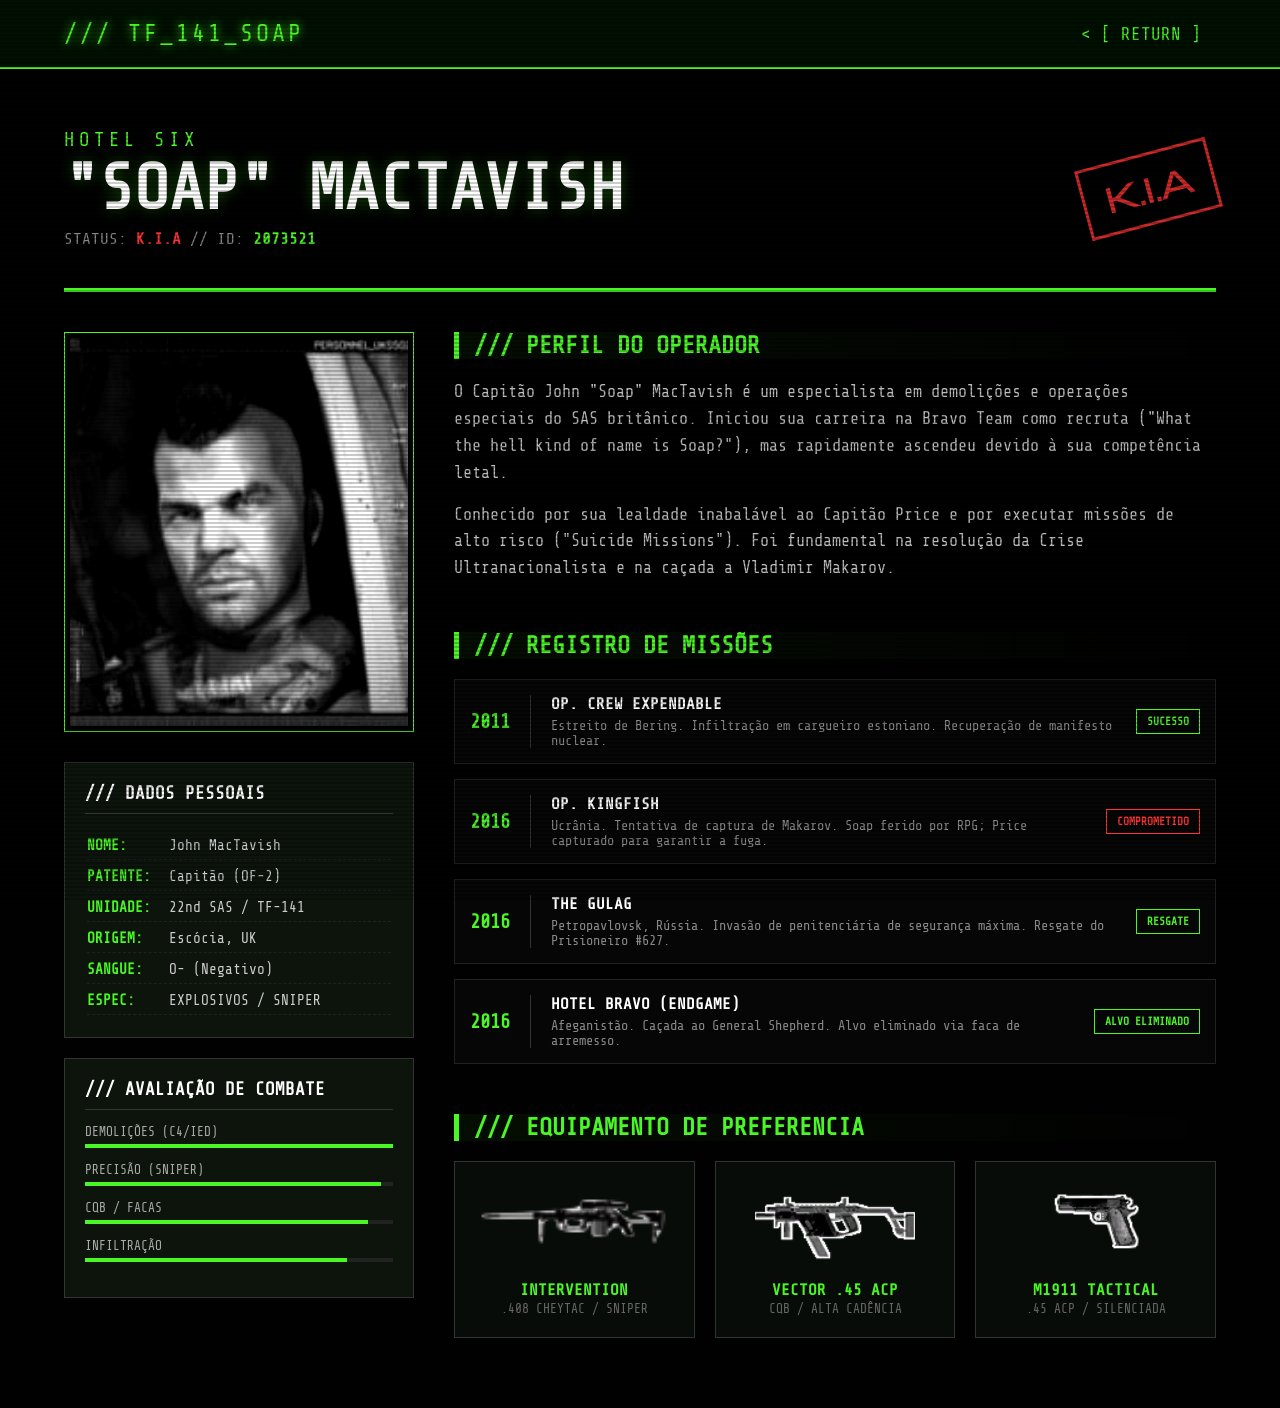
<file: soap.html>
<!DOCTYPE html>
<html lang="pt-br">
<head>
    <meta charset="UTF-8">
    <meta name="viewport" content="width=device-width, initial-scale=1.0">
    <title>John "Soap" MacTavish</title>
    <link rel="preconnect" href="https://fonts.googleapis.com">
    <link rel="preconnect" href="https://fonts.gstatic.com" crossorigin>
    <link href="https://fonts.googleapis.com/css2?family=Michroma&family=Share+Tech+Mono&display=swap" rel="stylesheet">
    <link rel="icon" href="./IMGS/WhatsApp_Image_2026-02-17_at_17.23.43-removebg-preview.png" type="image/png">
    <link rel="stylesheet" href="style.css">
</head>
<body class="crt-body">

    <div class="overlay"></div>

    <header>
        <div class="logo">/// TF_141_SOAP</div>
        <nav>
            <ul>
                <li><a href="taskforce141.html"> < [ RETURN ]</a></li>
            </ul>
        </nav>
    </header>

    <div class="crt-container">
        
        <div class="crt-header">
            <div class="crt-header-content">
                <span class="crt-callsign">HOTEL SIX</span>
                <h1 class="crt-name">"SOAP" MACTAVISH</h1>
                <div class="crt-meta">
                    <span>STATUS: <strong style="color:var(--mw-red)">K.I.A</strong></span>
                    <span>//</span>
                    <span>ID: <strong style="color:var(--mw-green)">2073521</strong></span>
                </div>
            </div>
            <div class="crt-stamp-kia">K.I.A</div>
        </div>

        <div class="crt-grid">

            <aside class="crt-sidebar">
                <div class="crt-photo-frame">
                    <img src="./IMGS/SoapWanted.webp" alt="Soap" class="crt-mugshot">
                    <div class="crt-scan-line"></div>
                </div>

                <div class="crt-panel">
                    <h3 class="crt-panel-title">/// DADOS PESSOAIS</h3>
                    <table class="crt-table">
                        <tr><td>NOME:</td><td>John MacTavish</td></tr>
                        <tr><td>PATENTE:</td><td>Capitão (OF-2)</td></tr>
                        <tr><td>UNIDADE:</td><td>22nd SAS / TF-141</td></tr>
                        <tr><td>ORIGEM:</td><td>Escócia, UK</td></tr>
                        <tr><td>SANGUE:</td><td>O- (Negativo)</td></tr>
                        <tr><td>ESPEC:</td><td>EXPLOSIVOS / SNIPER</td></tr>
                    </table>
                </div>

                <div class="crt-panel">
                    <h3 class="crt-panel-title">/// AVALIAÇÃO DE COMBATE</h3>
                    <ul class="crt-skills">
                        <li>DEMOLIÇÕES (C4/IED) <div class="crt-bar"><div style="width:100%"></div></div></li>
                        <li>PRECISÃO (SNIPER) <div class="crt-bar"><div style="width:96%"></div></div></li>
                        <li>CQB / FACAS <div class="crt-bar"><div style="width:92%"></div></div></li>
                        <li>INFILTRAÇÃO <div class="crt-bar"><div style="width:85%"></div></div></li>
                    </ul>
                </div>
            </aside>

            <main class="crt-main-content">
                
                <div class="crt-section">
                    <h2 class="crt-section-title">/// PERFIL DO OPERADOR</h2>
                    <p class="crt-text">
                        O Capitão John "Soap" MacTavish é um especialista em demolições e operações especiais do SAS britânico. Iniciou sua carreira na Bravo Team como recruta ("What the hell kind of name is Soap?"), mas rapidamente ascendeu devido à sua competência letal.
                    </p>
                    <p class="crt-text">
                        Conhecido por sua lealdade inabalável ao Capitão Price e por executar missões de alto risco ("Suicide Missions"). Foi fundamental na resolução da Crise Ultranacionalista e na caçada a Vladimir Makarov.
                    </p>
                </div>

                <div class="crt-section">
                    <h2 class="crt-section-title">/// REGISTRO DE MISSÕES</h2>
                    
                    <div class="crt-log-entry">
                        <div class="crt-log-date">2011</div>
                        <div class="crt-log-info">
                            <h4>OP. CREW EXPENDABLE</h4>
                            <p>Estreito de Bering. Infiltração em cargueiro estoniano. Recuperação de manifesto nuclear.</p>
                        </div>
                        <div class="crt-status success">SUCESSO</div>
                    </div>

                    <div class="crt-log-entry">
                        <div class="crt-log-date">2016</div>
                        <div class="crt-log-info">
                            <h4>OP. KINGFISH</h4>
                            <p>Ucrânia. Tentativa de captura de Makarov. Soap ferido por RPG; Price capturado para garantir a fuga.</p>
                        </div>
                        <div class="crt-status fail">COMPROMETIDO</div>
                    </div>

                    <div class="crt-log-entry">
                        <div class="crt-log-date">2016</div>
                        <div class="crt-log-info">
                            <h4>THE GULAG</h4>
                            <p>Petropavlovsk, Rússia. Invasão de penitenciária de segurança máxima. Resgate do Prisioneiro #627.</p>
                        </div>
                        <div class="crt-status success">RESGATE</div>
                    </div>

                    <div class="crt-log-entry">
                        <div class="crt-log-date">2016</div>
                        <div class="crt-log-info">
                            <h4>HOTEL BRAVO (ENDGAME)</h4>
                            <p>Afeganistão. Caçada ao General Shepherd. Alvo eliminado via faca de arremesso.</p>
                        </div>
                        <div class="crt-status success">ALVO ELIMINADO</div>
                    </div>
                </div>

                <div class="crt-section">
                    <h2 class="crt-section-title">/// EQUIPAMENTO DE PREFERENCIA</h2>
                    <div class="crt-loadout-grid">
                        <div class="crt-weapon-box">
                            <img src="./IMGS/TF-141_HUD_Icon_IW.webp" alt="Intervention">
                            <div class="crt-w-info">
                                <strong>INTERVENTION</strong>
                                <span>.408 CHEYTAC / SNIPER</span>
                            </div>
                        </div>
                        <div class="crt-weapon-box">
                            <img src="./IMGS/MW2_Pickup_Kriss.webp" alt="Vector">
                            <div class="crt-w-info">
                                <strong>VECTOR .45 ACP</strong>
                                <span>CQB / ALTA CADÊNCIA</span>
                            </div>
                        </div>
                        <div class="crt-weapon-box">
                            <img src="./IMGS/M1911_Pickup_CoD4.webp" alt="M1911">
                            <div class="crt-w-info">
                                <strong>M1911 TACTICAL</strong>
                                <span>.45 ACP / SILENCIADA</span>
                            </div>
                        </div>
                    </div>
                </div>
            </main>
        </div>
    </div>

</body>
</html>
</file>
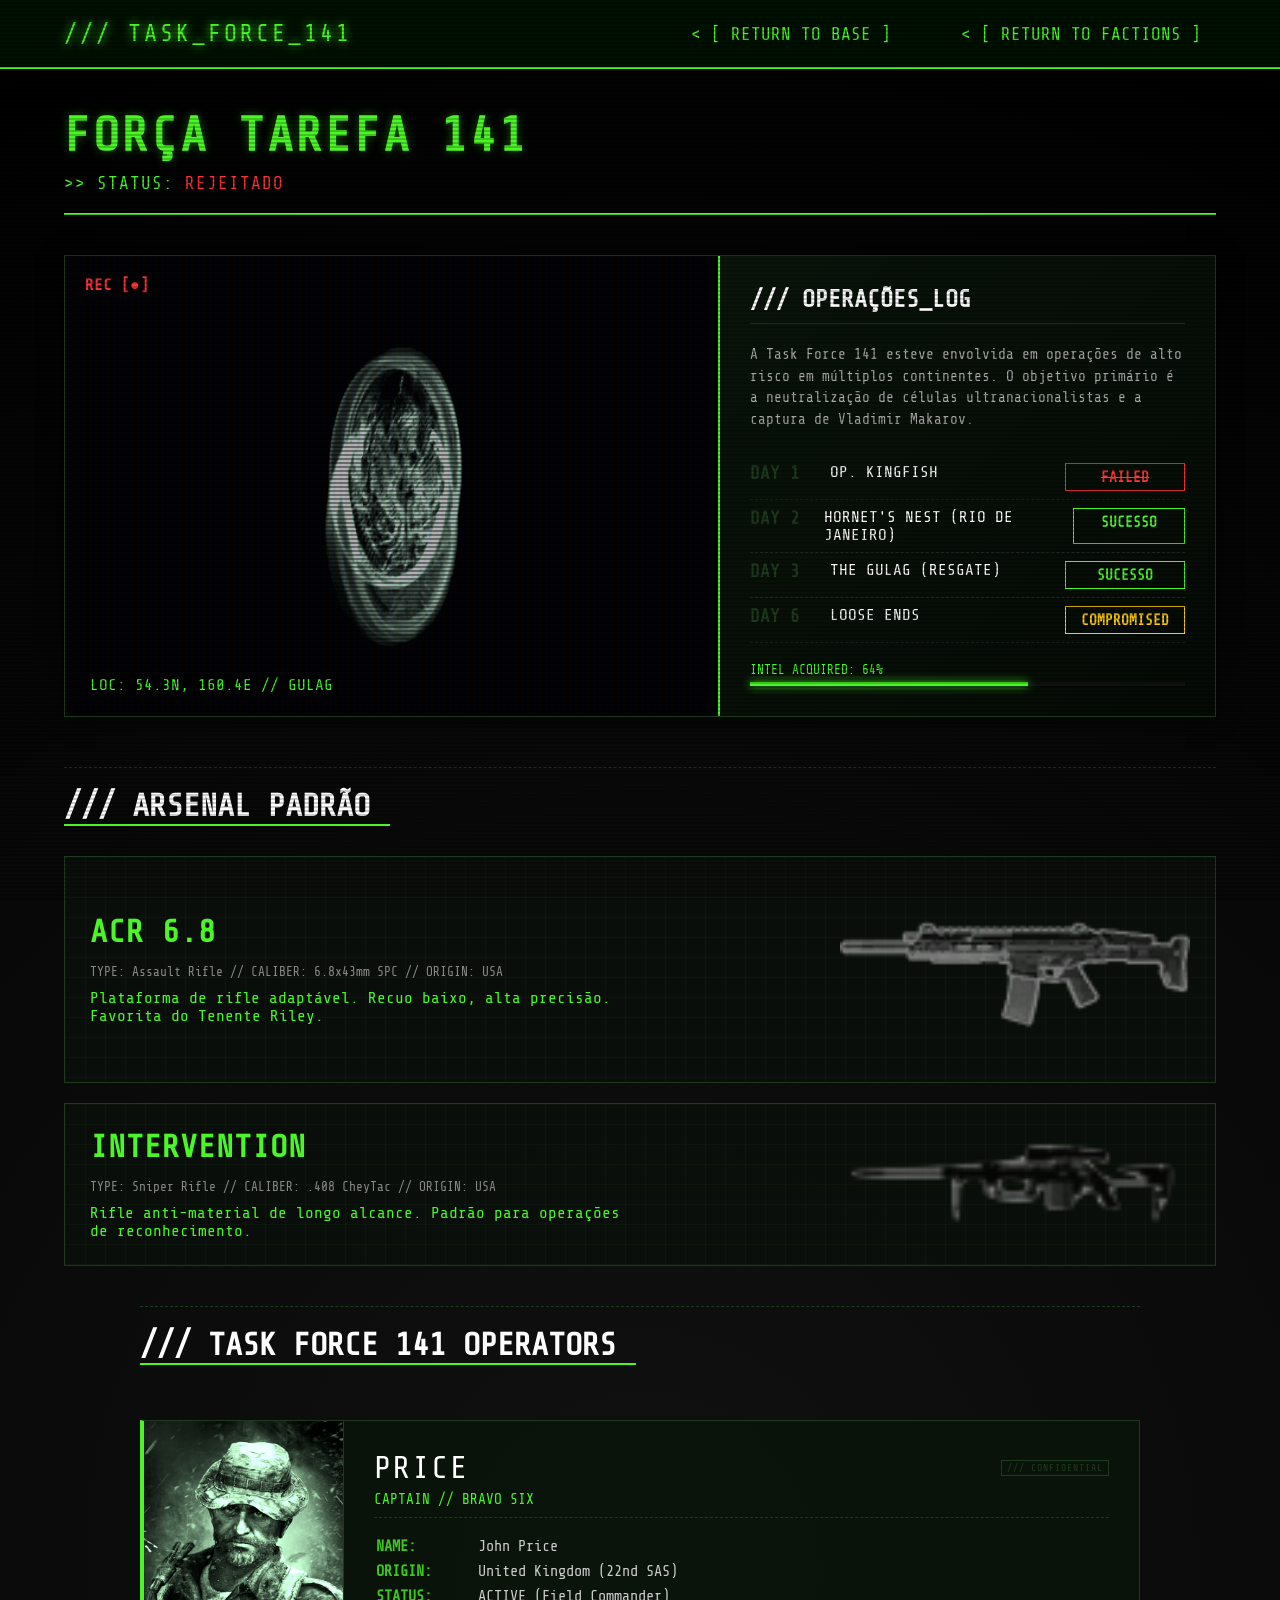
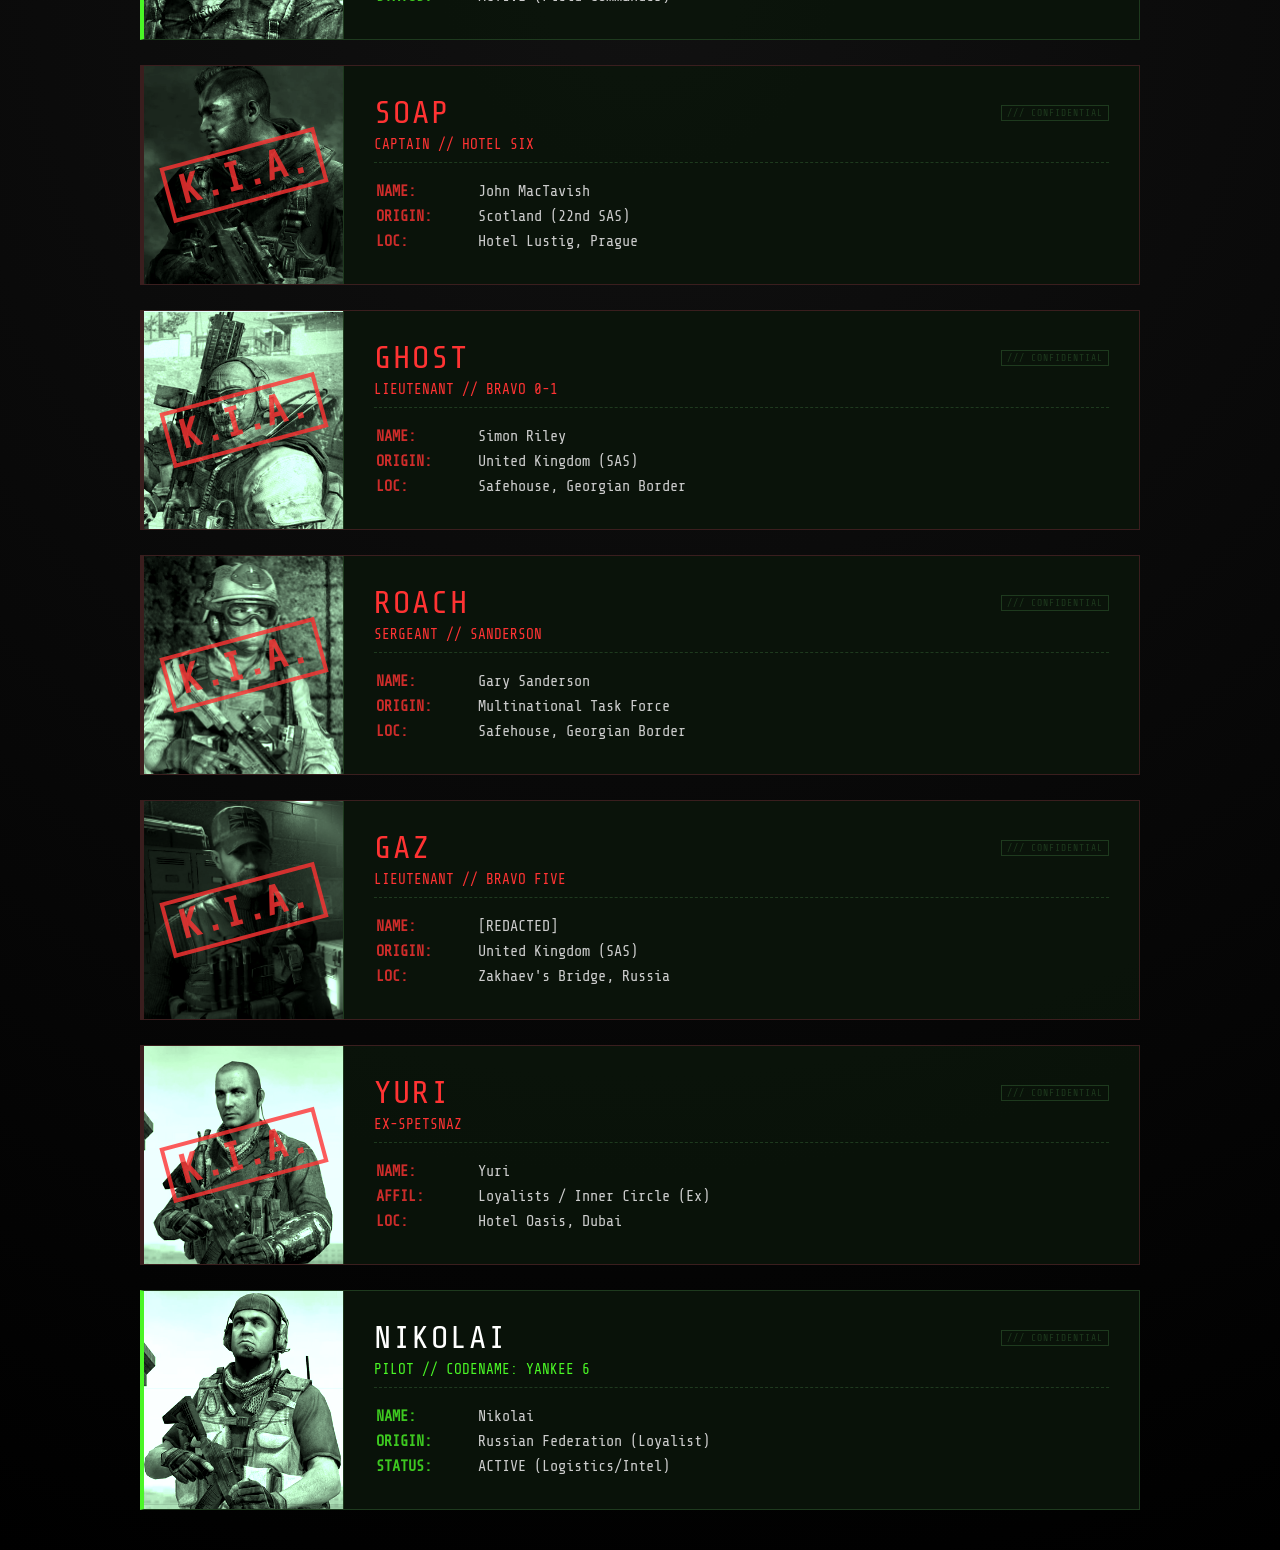
<file: taskforce141.html>
<!DOCTYPE html>
<html lang="pt-br">
<head>
    <meta charset="UTF-8">
    <meta name="viewport" content="width=device-width, initial-scale=1.0">
    <title>Task Force 141</title>
    <link rel="preconnect" href="https://fonts.googleapis.com">
    <link rel="preconnect" href="https://fonts.gstatic.com" crossorigin>
    <link href="https://fonts.googleapis.com/css2?family=Share+Tech+Mono&display=swap" rel="stylesheet">
    <link rel="icon" href="./IMGS/WhatsApp_Image_2026-02-17_at_17.23.43-removebg-preview.png" type="image/png">
    <link rel="stylesheet" href="style.css"> 
</head>
<body>

    <div class="overlay"></div>

    <header>
        <div class="logo">/// TASK_FORCE_141</div>
        <nav>
            <ul>
                <li><a href="index.html"> < [ RETURN TO BASE ]</a></li>
                <li><a href="factions.html"> < [ RETURN TO FACTIONS ]</a></li>
            </ul>
        </nav>
    </header>

    <div class="arq-container">
        
        <div class="arq-cabecalho">
            <h1 class="arq-titulo">FORÇA TAREFA 141</h1>
            <p class="arq-subtitulo">>> STATUS: <span style="color:var(--mw-red)">REJEITADO</span></p>
        </div>

        <div class="ops-panel">
    
    <div class="ops-visual">
        <img src="./IMGS/1771379473_gulag_load_part.gif" alt="Mission Location">
        
        <div class="scan-overlay"></div>
        <div class="cam-rec">REC [●]</div>
        <div class="cam-loc">LOC: 54.3N, 160.4E // GULAG</div>
    </div>

    <div class="ops-data">
        <h2 class="ops-title">/// OPERAÇÕES_LOG</h2>
        
        <p class="ops-desc">
            A Task Force 141 esteve envolvida em operações de alto risco em múltiplos continentes.
            O objetivo primário é a neutralização de células ultranacionalistas e a captura de Vladimir Makarov.
        </p>

        <ul class="mission-list">
            <li>
                <span class="mission-date">DAY 1</span>
                <span class="mission-name">OP. KINGFISH</span>
                <span class="mission-status failed">FAILED</span>
            </li>
            <li>
                <span class="mission-date">DAY 2</span>
                <span class="mission-name">HORNET'S NEST (RIO DE JANEIRO)</span>
                <span class="mission-status success">SUCESSO</span>
            </li>
            <li>
                <span class="mission-date">DAY 3</span>
                <span class="mission-name">THE GULAG (RESGATE)</span>
                <span class="mission-status success">SUCESSO</span>
            </li>
            <li>
                <span class="mission-date">DAY 6</span>
                <span class="mission-name">LOOSE ENDS</span>
                <span class="mission-status warning">COMPROMISED</span>
            </li>
        </ul>

        <div class="ops-footer">
            <span>INTEL ACQUIRED: 64%</span>
            <div class="loading-bar"><div class="progress"></div></div>
        </div>
    </div>
</div>
        <div class="armory-section">
    <h2 class="section-title">/// ARSENAL PADRÃO</h2>
    
    <div class="weapon-card">
        <div class="weapon-info">
            <h3>ACR 6.8</h3>
            <p class="specs">TYPE: Assault Rifle // CALIBER: 6.8x43mm SPC // ORIGIN: USA</p>
            <p class="desc">Plataforma de rifle adaptável. Recuo baixo, alta precisão. Favorita do Tenente Riley.</p>
        </div>
        <div class="weapon-img">
            <img src="./IMGS/ACR_6.8_HUD_icon_MW3.webp" alt="ACR">
        </div>
    </div>

    <div class="weapon-card">
        <div class="weapon-info">
            <h3>INTERVENTION</h3>
            <p class="specs">TYPE: Sniper Rifle // CALIBER: .408 CheyTac // ORIGIN: USA</p>
            <p class="desc">Rifle anti-material de longo alcance. Padrão para operações de reconhecimento.</p>
        </div>
        <div class="weapon-img">
             <img src="./IMGS/TF-141_HUD_Icon_IW.webp" alt="Intervention">
        </div>
    </div>
</div>
        <div class="grade-operadores">
            <h2 class="section-title">/// Task Force 141 OPERATORS</h2>
            <div class="cartao-operador" onclick="window.location.href='./price.html'">
                <div class="foto-identidade">
                    <img src="./IMGS/John_Price_profile_picture_CoD_Online.jpg" alt="Price">
                </div>
                <div class="dados-operador">
                    <div class="nome-codigo">PRICE</div>
                    <span class="patente-militar">Captain // Bravo Six</span>
                    <table class="tabela-info">
                        <tr><td>NAME:</td><td>John Price</td></tr>
                        <tr><td>ORIGIN:</td><td>United Kingdom (22nd SAS)</td></tr>
                        <tr><td>STATUS:</td><td>ACTIVE (Field Commander)</td></tr>
                    </table>
                </div>
            </div>

            <div class="cartao-operador status-baixa" onclick="window.location.href='./soap.html'">
                <div class="foto-identidade">
                    <img src="./IMGS/MW3_soap_menu.jpg" alt="Soap">
                </div>
                <div class="dados-operador">
                    <div class="nome-codigo">SOAP</div>
                    <span class="patente-militar">Captain // Hotel Six</span>
                    <table class="tabela-info">
                        <tr><td>NAME:</td><td>John MacTavish</td></tr>
                        <tr><td>ORIGIN:</td><td>Scotland (22nd SAS)</td></tr>
                        <tr><td>LOC:</td><td>Hotel Lustig, Prague</td></tr>
                    </table>
                </div>
            </div>

            <div class="cartao-operador status-baixa" onclick="window.location.href='./ghost.html'">
                <div class="foto-identidade">
                    <img src="./IMGS/ghost.jpg" alt="Ghost">
                </div>
                <div class="dados-operador">
                    <div class="nome-codigo">GHOST</div>
                    <span class="patente-militar">Lieutenant // Bravo 0-1</span>
                    <table class="tabela-info">
                        <tr><td>NAME:</td><td>Simon Riley</td></tr>
                        <tr><td>ORIGIN:</td><td>United Kingdom (SAS)</td></tr>
                        <tr><td>LOC:</td><td>Safehouse, Georgian Border</td></tr>
                    </table>
                </div>
            </div>

            <div class="cartao-operador status-baixa">
                <div class="foto-identidade">
                    <img src="./IMGS/3KM4Jm04ID0DXNdKX_n6wWyPmuVFlKnbna83n-TC9RDt938qMeLeTK7IQbpgIzjfYbRK3JOyyNnIErgxC3GjxA.webp" alt="Roach">
                </div>
                <div class="dados-operador">
                    <div class="nome-codigo">ROACH</div>
                    <span class="patente-militar">Sergeant // Sanderson</span>
                    <table class="tabela-info">
                        <tr><td>NAME:</td><td>Gary Sanderson</td></tr>
                        <tr><td>ORIGIN:</td><td>Multinational Task Force</td></tr>
                        <tr><td>LOC:</td><td>Safehouse, Georgian Border</td></tr>
                    </table>
                </div>
            </div>

            <div class="cartao-operador status-baixa">
                <div class="foto-identidade">
                    <img src="./IMGS/Gaz_Infobox_MWR.webp" alt="Gaz">
                </div>
                <div class="dados-operador">
                    <div class="nome-codigo">GAZ</div>
                    <span class="patente-militar">Lieutenant // Bravo Five</span>
                    <table class="tabela-info">
                        <tr><td>NAME:</td><td>[REDACTED]</td></tr>
                        <tr><td>ORIGIN:</td><td>United Kingdom (SAS)</td></tr>
                        <tr><td>LOC:</td><td>Zakhaev's Bridge, Russia</td></tr>
                    </table>
                </div>
            </div>

            <div class="cartao-operador status-baixa">
                <div class="foto-identidade">
                    <img src="./IMGS/Yuri_MW3_Model.webp" alt="Yuri">
                </div>
                <div class="dados-operador">
                    <div class="nome-codigo">YURI</div>
                    <span class="patente-militar">Ex-Spetsnaz</span>
                    <table class="tabela-info">
                        <tr><td>NAME:</td><td>Yuri</td></tr>
                        <tr><td>AFFIL:</td><td>Loyalists / Inner Circle (Ex)</td></tr>
                        <tr><td>LOC:</td><td>Hotel Oasis, Dubai</td></tr>
                    </table>
                </div>
            </div>

            <div class="cartao-operador">
                <div class="foto-identidade">
                    <img src="./IMGS/Nikolai_id.webp" alt="Nikolai">
                </div>
                <div class="dados-operador">
                    <div class="nome-codigo">NIKOLAI</div>
                    <span class="patente-militar">Pilot // Codename: Yankee 6</span>
                    <table class="tabela-info">
                        <tr><td>NAME:</td><td>Nikolai</td></tr>
                        <tr><td>ORIGIN:</td><td>Russian Federation (Loyalist)</td></tr>
                        <tr><td>STATUS:</td><td>ACTIVE (Logistics/Intel)</td></tr>
                    </table>
                </div>
            </div>

        </div>
    </div>
</body>
</html>
</file>
<file: style.css>
:root {
    --mw-green: #4af626;
    --mw-dark: #0a0f0a;
    --mw-dim: #1e3a1e;
    --mw-red: #ff3333;
    --scanline-color: rgba(18, 16, 16, 0.5);
    --crt-bg: #0b0f0b;
    --crt-panel: rgba(15, 25, 15, 0.8);
    --crt-border: #333;
}

* {
    margin: 0;
    padding: 0;
    box-sizing: border-box;
}

body {
    background-color: black;
    color: var(--mw-green);
    font-family: 'Share Tech Mono', monospace;
    overflow-x: hidden;
    background-image: radial-gradient(circle at center, #111 0%, #000 100%);
    min-height: 100vh;
}

.overlay {
    position: fixed;
    top: 0;
    left: 0;
    width: 100%;
    height: 100%;
    background: linear-gradient(
        to bottom,
        rgba(255,255,255,0),
        rgba(255,255,255,0) 50%,
        rgba(0,0,0,0.2) 50%,
        rgba(0,0,0,0.2)
    );
    background-size: 100% 4px;
    pointer-events: none;
    z-index: 999;
    animation: flicker 0.15s infinite;
}

header {
    display: flex;
    justify-content: space-between;
    align-items: center;
    padding: 20px 5%;
    border-bottom: 2px solid var(--mw-green);
    background: rgba(0, 20, 0, 0.8);
    position: sticky;
    top: 0;
    z-index: 100;
    backdrop-filter: blur(5px);
}

.logo {
    font-size: 1.5rem;
    text-transform: uppercase;
    letter-spacing: 3px;
    text-shadow: 0 0 10px var(--mw-green);
}

nav ul {
    list-style: none;
    display: flex;
    gap: 30px;
}

nav a {
    color: var(--mw-green);
    text-decoration: none;
    text-transform: uppercase;
    font-size: 1.1rem;
    transition: 0.3s;
    position: relative;
}

nav a:hover {
    text-shadow: 0 0 15px var(--mw-green);
    color: #fff;
}

nav a::before {
    content: '[';
    margin-right: 5px;
    opacity: 0;
    transition: 0.3s;
}

nav a::after {
    content: ']';
    margin-left: 5px;
    opacity: 0;
    transition: 0.3s;
}

nav a:hover::before, 
nav a:hover::after {
    opacity: 1;
}

.hero {
    height: 80vh;
    display: flex;
    flex-direction: column;
    justify-content: center;
    align-items: center;
    text-align: center;
    position: relative;
    border-bottom: 1px dashed var(--mw-dim);
}

.hero h1 {
    font-size: 5rem;
    text-transform: uppercase;
    letter-spacing: 5px;
    margin-bottom: 20px;
    animation: glitch 3s infinite;
    line-height: 0.9;
}

.hero p {
    font-size: 1.5rem;
    max-width: 600px;
    border-left: 4px solid var(--mw-green);
    padding-left: 20px;
    background: rgba(74, 246, 38, 0.1);
}

.timeline {
    padding: 50px 10%;
}

.section-title {
    border-bottom: 2px solid var(--mw-green);
    display: inline-block;
    margin-bottom: 40px;
    padding-right: 20px;
    text-transform: uppercase;
    font-size: 2rem;
    width: fit-content;
}

.game-grid {
    display: grid;
    grid-template-columns: repeat(auto-fit, minmax(300px, 1fr));
    gap: 30px;
}

.card {
    border: 1px solid var(--mw-green);
    background: rgba(0, 0, 0, 0.6);
    padding: 15px;
    transition: 0.3s;
    position: relative;
}

.card:hover {
    background: rgba(74, 246, 38, 0.1);
    transform: translateY(-5px);
    box-shadow: 0 0 20px rgba(74, 246, 38, 0.2);
}

.card-img {
    width: 100%;
    height: 200px;
    background: #1a2f1a;
    margin-bottom: 15px;
    display: flex;
    align-items: center;
    justify-content: center;
    border: 1px solid var(--mw-dim);
    overflow: hidden;
}

.card-img img {
    width: 100%;
    height: 100%;
    object-fit: cover;
    filter: grayscale(100%) sepia(50%) hue-rotate(90deg) contrast(1.2);
    transition: 0.5s;
}

.card:hover .card-img img {
    filter: none;
}

.card h3 {
    font-size: 1.8rem;
    margin-bottom: 10px;
    text-transform: uppercase;
}

.card p {
    font-size: 0.9rem;
    color: #ccc;
    line-height: 1.5;
}

.year-tag {
    position: absolute;
    top: -10px;
    right: -10px;
    background: var(--mw-green);
    color: black;
    padding: 5px 10px;
    font-weight: bold;
}

.fac-container {
    padding: 40px 10%;
    max-width: 1400px;
    margin: 0 auto;
}

.fac-header {
    border-left: 5px solid var(--mw-green);
    padding-left: 20px;
    margin-bottom: 50px;
}

.fac-header h1 {
    font-size: 3rem;
    text-transform: uppercase;
    margin-bottom: 10px;
}

.fac-header p {
    color: #888;
    font-size: 0.9rem;
}

.fac-grid {
    display: grid;
    grid-template-columns: repeat(auto-fill, minmax(400px, 1fr));
    gap: 30px;
}

.fac-card {
    background: rgba(0, 20, 0, 0.5);
    border: 1px solid var(--mw-dim);
    display: flex;
    height: 200px;
    transition: 0.3s;
    position: relative;
    overflow: hidden;
}

.fac-card:hover {
    border-color: var(--mw-green);
    background: rgba(74, 246, 38, 0.05);
    transform: translateX(10px);
}

.fac-card::before {
    content: '';
    position: absolute;
    left: 0;
    top: 0;
    bottom: 0;
    width: 4px;
    background: var(--mw-dim);
    transition: 0.3s;
}

.fac-card:hover::before {
    background: var(--mw-green);
}

.fac-img-box {
    width: 150px;
    background: rgba(0,0,0,0.5);
    display: flex;
    align-items: center;
    justify-content: center;
    border-right: 1px solid var(--mw-dim);
}

.fac-img-box img {
    width: 100px;
    height: 100px;
    object-fit: contain;
    filter: grayscale(100%) sepia(100%) hue-rotate(90deg) saturate(300%) brightness(0.8);
    transition: 0.3s;
}

.fac-card:hover .fac-img-box img {
    filter: none;
    transform: scale(1.1);
}

.fac-data {
    padding: 20px;
    flex: 1;
    display: flex;
    flex-direction: column;
    justify-content: center;
}

.fac-title {
    font-size: 1.5rem;
    text-transform: uppercase;
    color: #fff;
    margin-bottom: 5px;
    letter-spacing: 2px;
}

.fac-meta {
    font-size: 0.8rem;
    color: var(--mw-green);
    margin-bottom: 15px;
    text-transform: uppercase;
    letter-spacing: 1px;
}

.fac-desc {
    font-size: 0.85rem;
    color: #aaa;
    line-height: 1.4;
    border-top: 1px solid var(--mw-dim);
    padding-top: 10px;
}

.fac-card.hostile:hover {
    border-color: var(--mw-red);
    background: rgba(255, 50, 50, 0.05);
}

.fac-card.hostile .fac-meta {
    color: var(--mw-red);
}

.fac-card.hostile:hover::before {
    background: var(--mw-red);
}

.status-stamp {
    position: absolute;
    top: 10px;
    right: 10px;
    font-size: 0.7rem;
    border: 1px solid;
    padding: 2px 6px;
    text-transform: uppercase;
    opacity: 0.7;
    transform: rotate(-10deg);
}

.hostile .status-stamp {
    color: var(--mw-red);
    border-color: var(--mw-red);
}

.ops-panel {
    display: flex;
    flex-wrap: wrap;
    border: 1px solid var(--mw-dim);
    background: #050a05;
    margin-bottom: 50px;
    position: relative;
    box-shadow: 0 0 20px rgba(0, 0, 0, 0.8);
}

.ops-visual {
    flex: 1.5;
    min-width: 300px;
    position: relative;
    overflow: hidden;
    border-right: 2px solid var(--mw-green);
    background: #000;
}

.ops-visual-game {
    flex: 1.5;
    min-width: 300px;
    position: relative;
    overflow: hidden;
    border: 2px solid var(--mw-green);
}

.ops-visual-game img {
    filter: grayscale(100%) sepia(50%) hue-rotate(90deg) contrast(1.2);
    width: 100%;
    height: 100%;
    object-fit: cover;
    display: block;
}

.ops-visual img {
    width: 100%;
    height: 100%;
    min-height: 350px;
    object-fit: cover;
    opacity: 0.7;
    filter: grayscale(100%) sepia(50%) hue-rotate(90deg) contrast(1.2);
    transition: 5s ease;
}

.scan-overlay {
    position: absolute;
    top: 0; left: 0; width: 100%; height: 100%;
    background: linear-gradient(rgba(18, 16, 16, 0) 50%, rgba(0, 0, 0, 0.25) 50%), linear-gradient(90deg, rgba(255, 0, 0, 0.06), rgba(0, 255, 0, 0.02), rgba(0, 0, 255, 0.06));
    background-size: 100% 4px, 6px 100%;
    pointer-events: none;
    z-index: 2;
}

.cam-rec {
    position: absolute;
    top: 20px;
    left: 20px;
    font-family: 'Share Tech Mono', monospace;
    color: var(--mw-red);
    font-weight: bold;
    animation: blink 1s infinite;
    z-index: 3;
}

.cam-loc {
    position: absolute;
    bottom: 20px;
    left: 20px;
    font-family: 'Share Tech Mono', monospace;
    color: var(--mw-green);
    background: rgba(0,0,0,0.7);
    padding: 2px 5px;
    z-index: 3;
}

.ops-data {
    flex: 1;
    padding: 30px;
    display: flex;
    flex-direction: column;
    justify-content: space-between;
    background: linear-gradient(135deg, rgba(10,20,10,1) 0%, rgba(5,10,5,1) 100%);
}

.ops-title {
    font-size: 1.5rem;
    color: #fff;
    border-bottom: 1px solid var(--mw-dim);
    padding-bottom: 10px;
    margin-bottom: 20px;
}

.ops-desc {
    font-family: 'Share Tech Mono', monospace;
    font-size: 0.9rem;
    color: #aaa;
    margin-bottom: 25px;
    line-height: 1.5;
}

.mission-list {
    list-style: none;
    font-family: 'Share Tech Mono', monospace;
}

.mission-list li {
    display: flex;
    justify-content: space-between;
    padding: 8px 0;
    border-bottom: 1px dashed #222;
    transition: 0.2s;
}

.mission-list li:hover {
    background: rgba(74, 246, 38, 0.05);
    padding-left: 10px;
}

.mission-date { color: #555; width: 60px; }
.mission-name { color: #fff; flex-grow: 1; }

.mission-status { font-weight: bold; font-size: 0.8rem; }
.mission-status.success { color: var(--mw-green); }
.mission-status.failed { color: var(--mw-red); text-decoration: line-through; }
.mission-status.warning { color: #ffcc00; }

.ops-footer {
    margin-top: 20px;
    font-family: 'Share Tech Mono', monospace;
    font-size: 0.8rem;
    color: var(--mw-green);
}

.loading-bar {
    width: 100%;
    height: 4px;
    background: #111;
    margin-top: 5px;
    position: relative;
}

.loading-bar .progress {
    width: 64%;
    height: 100%;
    background: var(--mw-green);
    box-shadow: 0 0 10px var(--mw-green);
}

.arq-container {
    max-width: 1400px;
    margin: 0 auto;
    padding: 40px 5%;
}

.arq-cabecalho {
    border-bottom: 2px solid var(--mw-green);
    margin-bottom: 40px;
    padding-bottom: 20px;
}

.arq-titulo {
    font-size: 3rem;
    text-transform: uppercase;
    letter-spacing: 3px;
}

.arq-subtitulo {
    color: var(--mw-green);
    font-size: 1.1rem;
    margin-top: 10px;
    letter-spacing: 1px;
}

.armory-section {
    max-width: 1000px;
    margin: 50px auto;
    border-top: 1px dashed var(--mw-dim);
    padding-top: 20px;
}

.weapon-card {
    display: flex;
    justify-content: space-between;
    align-items: center;
    background: #0a0f0a;
    border: 1px solid #333;
    margin-bottom: 15px;
    padding: 20px;
    background-image:
        linear-gradient(rgba(255, 255, 255, 0.03) 1px, transparent 1px),
        linear-gradient(90deg, rgba(255, 255, 255, 0.03) 1px, transparent 1px);
    background-size: 20px 20px;
}

.weapon-info h3 {
    color: var(--mw-green);
    font-size: 1.5rem;
}

.weapon-info .specs {
    font-size: 0.8rem;
    color: #888;
    margin-bottom: 10px;
}

.weapon-img img {
    width: 200px;
    opacity: 0.8;
    filter: invert(1) drop-shadow(0 0 5px var(--mw-green));
}

.grade-operadores {
    border-top: 1px dashed var(--mw-dim);
    padding-top: 20px;
    display: flex;
    flex-direction: column;
    gap: 25px;
    max-width: 1000px;
    margin: 0 auto;
}

.cartao-operador {
    display: flex;
    flex-direction: row;
    background: rgba(10, 20, 10, 0.9);
    border: 1px solid var(--mw-dim);
    border-left: 4px solid var(--mw-green);
    height: 220px;
    position: relative;
    transition: all 0.3s ease;
    overflow: hidden;
}

.cartao-operador:hover {
    transform: translateX(10px);
    border-color: var(--mw-green);
    background: linear-gradient(90deg, rgba(10,20,10,0.9) 0%, rgba(74,246,38,0.05) 100%);
    box-shadow: -5px 0 15px rgba(74, 246, 38, 0.1);
}

.foto-identidade {
    width: 200px;
    height: 100%;
    flex-shrink: 0;
    border-bottom: none;
    border-right: 1px solid var(--mw-dim);
    position: relative;
}

.foto-identidade img {
    width: 100%;
    height: 100%;
    object-fit: cover;
    object-position: top center;
    filter: grayscale(100%) sepia(80%) hue-rotate(80deg) contrast(1.1);
    transition: 0.5s;
}

.cartao-operador:hover .foto-identidade img {
    filter: none;
    transform: scale(1.1);
}

.dados-operador {
    flex-grow: 1;
    padding: 20px 30px;
    display: flex;
    flex-direction: column;
    justify-content: center;
    background: transparent;
}

.nome-codigo {
    font-size: 2rem;
    color: #fff;
    text-transform: uppercase;
    letter-spacing: 2px;
    margin-bottom: 5px;
    display: flex;
    align-items: center;
    justify-content: space-between;
}

.nome-codigo::after {
    content: '/// CONFIDENTIAL';
    font-size: 0.6rem;
    color: var(--mw-dim);
    letter-spacing: 1px;
    border: 1px solid var(--mw-dim);
    padding: 2px 5px;
}

.patente-militar {
    color: var(--mw-green);
    font-size: 0.9rem;
    text-transform: uppercase;
    margin-bottom: 15px;
    padding-bottom: 10px;
    border-bottom: 1px dashed var(--mw-dim);
    display: block;
}

.tabela-info {
    width: 100%;
    font-size: 0.95rem;
    color: #ccc;
}

.tabela-info td {
    padding: 3px 0;
}

.tabela-info td:first-child {
    color: var(--mw-green);
    width: 100px;
    font-weight: bold;
    opacity: 0.8;
}

.cartao-operador.status-baixa {
    border-left-color: var(--mw-red);
    border-color: #3a1e1e;
}

.cartao-operador.status-baixa:hover {
    border-color: var(--mw-red);
    background: linear-gradient(90deg, rgba(20,10,10,0.9) 0%, rgba(255,51,51,0.05) 100%);
    box-shadow: -5px 0 15px rgba(255, 51, 51, 0.1);
}

.cartao-operador.status-baixa .nome-codigo,
.cartao-operador.status-baixa .patente-militar,
.cartao-operador.status-baixa .tabela-info td:first-child {
    color: var(--mw-red);
}

.cartao-operador.status-baixa .foto-identidade::after {
    content: 'K.I.A.';
    position: absolute;
    top: 50%;
    left: 50%;
    transform: translate(-50%, -50%) rotate(-15deg);
    font-size: 2.5rem;
    font-weight: 900;
    color: rgba(255, 51, 51, 0.8);
    border: 4px solid rgba(255, 51, 51, 0.8);
    padding: 2px 10px;
    pointer-events: none;
    z-index: 10;
}

.crt-body {
    background-color: #050505;
    background-image: linear-gradient(rgba(0,0,0,0.85), rgba(0,0,0,0.85));
}

.crt-container {
    max-width: 1400px;
    margin: 0 auto;
    padding: 20px 5%;
}

.crt-header {
    border-bottom: 4px solid var(--mw-green);
    padding: 40px 0;
    margin-bottom: 40px;
    display: flex;
    justify-content: space-between;
    align-items: center;
    position: relative;
}

.crt-callsign {
    display: block;
    font-size: 1.2rem;
    color: var(--mw-green);
    letter-spacing: 5px;
    margin-bottom: 5px;
}

.crt-name {
    font-size: 4rem;
    color: #fff;
    text-transform: uppercase;
    line-height: 1;
    text-shadow: 0 0 15px rgba(74, 246, 38, 0.3);
}

.crt-meta {
    color: #888;
    margin-top: 10px;
    font-size: 1rem;
}

.crt-stamp {
    border: 3px solid rgba(255, 50, 50, 0.5);
    color: rgba(255, 50, 50, 0.5);
    font-size: 2rem;
    font-weight: bold;
    padding: 10px 20px;
    transform: rotate(-15deg);
    font-family: 'Michroma', sans-serif;
    pointer-events: none;
    opacity: 0.8;
}

.crt-stamp-kia {
    border: 3px solid var(--mw-red);
    color: var(--mw-red);
    font-size: 2rem;
    font-weight: bold;
    padding: 10px 20px;
    transform: rotate(-15deg);
    font-family: 'Michroma', sans-serif;
    pointer-events: none;
    opacity: 0.8;
}

.crt-grid {
    display: grid;
    grid-template-columns: 350px 1fr;
    gap: 40px;
}

.crt-photo-frame {
    width: 100%;
    height: 400px;
    border: 1px solid var(--mw-green);
    padding: 5px;
    background: rgba(0,0,0,0.5);
    position: relative;
    overflow: hidden;
    margin-bottom: 30px;
}

.crt-photo-frame2 {
    width: auto;
    height: auto;
    border: 1px solid var(--mw-green);
    padding: 5px;
    background: rgba(0,0,0,0.5);
    position: relative;
    overflow: hidden;
    margin-bottom: 30px;
    object-fit: contain;
}

.crt-mugshot {
    width: 100%;
    height: 100%;
    object-fit: cover;
    filter: grayscale(100%) contrast(1.1);
}

.crt-panel {
    background: var(--crt-panel);
    border: 1px solid var(--crt-border);
    padding: 20px;
    margin-bottom: 20px;
}

.crt-panel-title {
    color: #fff;
    border-bottom: 1px solid var(--crt-border);
    padding-bottom: 10px;
    margin-bottom: 15px;
    font-size: 1.1rem;
}

.crt-table {
    width: 100%;
    font-size: 0.9rem;
    color: #ccc;
}

.crt-table td {
    padding: 6px 0;
    border-bottom: 1px dashed #222;
}

.crt-table td:first-child {
    color: var(--mw-green);
    font-weight: bold;
    width: 80px;
}

.crt-skills li {
    list-style: none;
    margin-bottom: 15px;
    font-size: 0.8rem;
    color: #aaa;
}

.crt-bar {
    height: 4px;
    background: #222;
    margin-top: 5px;
    width: 100%;
}

.crt-bar div {
    height: 100%;
    background: var(--mw-green);
}

.crt-section {
    margin-bottom: 50px;
}

.crt-section-title {
    color: var(--mw-green);
    font-size: 1.5rem;
    border-left: 5px solid var(--mw-green);
    padding-left: 15px;
    margin-bottom: 20px;
    background: linear-gradient(90deg, rgba(74,246,38,0.05) 0%, transparent 100%);
}

.crt-text {
    color: #bbb;
    line-height: 1.6;
    margin-bottom: 15px;
    font-size: 1.05rem;
}

.crt-log-entry {
    display: flex;
    background: rgba(255,255,255,0.02);
    border: 1px solid #222;
    margin-bottom: 15px;
    padding: 15px;
    transition: 0.3s;
}

.crt-log-entry:hover {
    border-color: var(--mw-green);
    transform: translateX(5px);
}

.crt-log-date {
    font-size: 1.2rem;
    font-weight: bold;
    color: var(--dsp-accent); 
    padding-right: 20px;
    border-right: 1px solid #333;
    display: flex;
    align-items: center;
}

.crt-log-info {
    flex: 1;
    padding: 0 20px;
}

.crt-log-info h4 { color: #fff; margin-bottom: 5px; }
.crt-log-info p { font-size: 0.85rem; color: #888; margin: 0; }

.crt-status {
    font-size: 0.7rem;
    font-weight: bold;
    padding: 5px 10px;
    border: 1px solid;
    height: fit-content;
    align-self: center;
}

.crt-status.success { color: var(--mw-green); border-color: var(--mw-green); }
.crt-status.fail { color: var(--mw-red); border-color: var(--mw-red); }
.crt-status.partial { color: #ffcc00; border-color: #ffcc00; }

.crt-loadout-grid {
    display: flex;
    gap: 20px;
}

.crt-weapon-box {
    flex: 1;
    background: #080c08;
    border: 1px solid #333;
    padding: 20px;
    text-align: center;
    transition: 0.3s;
}

.crt-weapon-box:hover {
    border-color: var(--mw-green);
    background: rgba(74,246,38,0.05);
}

.crt-weapon-box img {
    max-width: 100%;
    height: 80px;
    object-fit: contain;
    filter: invert(1);
    margin-bottom: 15px;
}

.crt-w-info strong { display: block; color: var(--mw-green); }
.crt-w-info span { font-size: 0.8rem; color: #666; }

.game-container {
    max-width: 1200px;
    margin: 0 auto;
    padding: 40px 5%;
}

.game-container .section-title {
    text-shadow: 0 0 5px rgba(74, 246, 38, 0.5); 
}

.game-hero {
    display: flex;
    gap: 40px;
    margin-bottom: 60px;
    border: 1px solid var(--mw-dim);
    background: rgba(10, 20, 10, 0.6);
    padding: 30px;
    position: relative;
    box-shadow: 0 0 20px rgba(0, 0, 0, 0.8);
}

.game-cover-box {
    width: 300px;
    flex-shrink: 0;
    border: 2px solid var(--mw-green);
    position: relative;
    overflow: hidden;
    background: #000;
}

.game-cover-img {
    width: 100%;
    height: 100%;
    object-fit: cover;
    filter: grayscale(100%) sepia(50%) hue-rotate(90deg) contrast(1.2);
    transition: filter 0.5s ease;
}

.game-cover-box:hover .game-cover-img {
    filter: none;
}

.game-hero-info {
    flex-grow: 1;
    display: flex;
    flex-direction: column;
    justify-content: center;
}

.game-status-stamp {
    position: absolute;
    top: -15px;
    right: 20px;
    border: 2px solid var(--mw-green);
    color: var(--mw-green);
    padding: 5px 15px;
    font-size: 1.2rem;
    font-weight: bold;
    letter-spacing: 2px;
    transform: rotate(5deg);
    background: black;
    box-shadow: 0 0 10px rgba(74, 246, 38, 0.3);
}

.game-code {
    color: var(--mw-dim);
    font-size: 0.9rem;
    letter-spacing: 2px;
    margin-bottom: 10px;
}

.game-title {
    font-size: 4rem;
    color: #fff;
    text-transform: uppercase;
    line-height: 1;
    margin-bottom: 20px;
    text-shadow: 2px 2px 0px var(--mw-dim);
}

.game-meta {
    display: flex;
    gap: 20px;
    margin-bottom: 20px;
    border-bottom: 1px dashed var(--mw-dim);
    padding-bottom: 15px;
}

.meta-item {
    font-size: 0.9rem;
    color: #ccc;
}

.meta-item span {
    color: var(--mw-green);
    font-weight: bold;
}

.game-briefing {
    font-size: 1.1rem;
    color: #aaa;
    line-height: 1.6;
    border-left: 3px solid var(--mw-green);
    padding-left: 15px;
    background: linear-gradient(90deg, rgba(74, 246, 38, 0.1) 0%, transparent 100%);
}

.game-section {
    margin-bottom: 60px;
}

.game-text-panel {
    background: rgba(0, 0, 0, 0.5);
    border: 1px solid var(--mw-dim);
    padding: 25px;
    font-size: 1.1rem;
    color: #bbb;
    line-height: 1.7;
}

.game-text-panel strong {
    color: #fff;
}

.game-container .game-grid {
    display: grid;
    grid-template-columns: repeat(auto-fit, minmax(250px, 1fr));
    gap: 25px;
}

.game-card {
    border: 1px solid var(--mw-dim);
    background: rgba(0, 20, 0, 0.4);
    padding: 20px;
    transition: 0.3s;
    position: relative;
}

.game-card:hover {
    border-color: var(--mw-green);
    background: rgba(74, 246, 38, 0.05);
    transform: translateY(-5px);
    box-shadow: 0 5px 15px rgba(74, 246, 38, 0.1);
}

.game-card h3 {
    color: var(--mw-green);
    font-size: 1.2rem;
    border-bottom: 1px solid var(--mw-dim);
    padding-bottom: 10px;
    margin-bottom: 15px;
}

.game-card p {
    font-size: 0.95rem;
    color: #aaa;
    line-height: 1.5;
}

.game-mission-board {
    border: 1px solid var(--mw-dim);
    background: #050a05;
}

.mission-row {
    display: flex;
    align-items: center;
    padding: 15px 20px;
    border-bottom: 1px dashed var(--mw-dim);
    transition: 0.2s;
}

.mission-row:last-child {
    border-bottom: none;
}

.mission-row:hover {
    background: rgba(74, 246, 38, 0.05);
    padding-left: 25px;
}

.mission-date {
    width: 80px;
    font-weight: bold;
    color: var(--mw-dim);
    font-size: 1.1rem;
}

.mission-details {
    flex-grow: 1;
    padding: 0 20px;
}

.mission-details h4 {
    color: #fff;
    font-size: 1.2rem;
    margin-bottom: 5px;
    text-transform: uppercase;
}

.mission-details p {
    color: #888;
    font-size: 0.9rem;
    line-height: 1.4;
}

.mission-status {
    font-weight: bold;
    font-size: 0.9rem;
    padding: 5px 10px;
    border: 1px solid;
    text-align: center;
    width: 120px;
}

.mission-status.success {
    color: var(--mw-green);
    border-color: var(--mw-green);
}

.mission-status.failed {
    color: var(--mw-red);
    border-color: var(--mw-red);
}

footer {
    text-align: center;
    padding: 40px;
    border-top: 1px solid var(--mw-green);
    font-size: 0.8rem;
    color: var(--mw-dim);
    text-transform: uppercase;
    background: rgba(0, 10, 0, 0.8);
}

.waveform {
    display: flex;
    align-items: flex-end;
    height: 30px;
    gap: 3px;
    margin-top: 20px;
}

.bar {
    width: 5px;
    background: var(--mw-green);
    animation: wave 1s infinite ease-in-out;
}
.bar:nth-child(2) { animation-delay: 0.1s; }
.bar:nth-child(3) { animation-delay: 0.2s; }
.bar:nth-child(4) { animation-delay: 0.3s; }
.bar:nth-child(5) { animation-delay: 0.4s; }

@keyframes glitch {
    0% { text-shadow: 2px 0 0 red, -2px 0 0 blue; }
    5% { text-shadow: 2px 0 0 red, -2px 0 0 blue; }
    10% { text-shadow: none; }
    100% { text-shadow: none; }
}

@keyframes wave {
    0%, 100% { height: 5px; }
    50% { height: 30px; }
}

@keyframes blink {
    0% { opacity: 1; }
    50% { opacity: 0; }
    100% { opacity: 1; }
}

@keyframes flicker {
    0% { opacity: 0.95; }
    50% { opacity: 1; }
    100% { opacity: 0.95; }
}

@keyframes crt-scan {
    0% { top: -10%; }
    100% { top: 110%; }
}

@keyframes crt-scan-anim {
    0% { top: -10%; opacity: 0; }
    10% { opacity: 0.8; }
    90% { opacity: 0.8; }
    100% { top: 110%; opacity: 0; }
}

@media (max-width: 900px) {
    .game-hero {
        flex-direction: column;
        align-items: center;
        text-align: center;
    }
    .game-cover-box {
        width: 100%;
        max-width: 400px;
    }
    .game-meta {
        flex-direction: column;
        gap: 5px;
        align-items: center;
    }
    .game-briefing {
        border-left: none;
        border-top: 3px solid var(--mw-green);
        padding-left: 0;
        padding-top: 15px;
        background: linear-gradient(180deg, rgba(74, 246, 38, 0.1) 0%, transparent 100%);
    }
    .mission-row {
        flex-direction: column;
        align-items: flex-start;
        gap: 10px;
    }
    .mission-details {
        padding: 0;
    }
}

@media (max-width: 768px) {
    .ops-panel { flex-direction: column; }
    .ops-visual { border-right: none; border-bottom: 2px solid var(--mw-green); }
    .ops-visual img { height: 250px; min-height: auto; }

    .cartao-operador {
        flex-direction: column;
        height: auto;
    }
    .foto-identidade {
        width: 100%;
        height: 250px;
        border-right: none;
        border-bottom: 1px solid var(--mw-dim);
    }
    .nome-codigo::after {
        display: none;
    }

    .crt-grid { grid-template-columns: 1fr; }
    .crt-header { flex-direction: column; text-align: center; }
    .crt-header-content { margin-bottom: 20px; }
    .crt-name { font-size: 2.5rem; }
    .crt-stamp { display: none; }
    .crt-loadout-grid { flex-direction: column; }
    .crt-intel-grid { grid-template-columns: 1fr; }
}

.arq-container {
    max-width: 1400px;
    margin: 0 auto;
    padding: 40px 5%;
}

.arq-cabecalho {
    border-bottom: 2px solid var(--mw-green);
    margin-bottom: 40px;
    padding-bottom: 20px;
}

.arq-titulo {
    font-size: 3rem;
    text-transform: uppercase;
    letter-spacing: 3px;
    text-shadow: 0 0 10px rgba(74, 246, 38, 0.4);
}

.arq-subtitulo {
    color: var(--mw-green);
    font-size: 1.1rem;
    margin-top: 10px;
    letter-spacing: 1px;
}

.armory-section {
    max-width: 1200px;
    margin: 40px auto;
}

.section-title {
    border-bottom: 2px solid var(--mw-green);
    display: inline-block;
    margin-bottom: 30px;
    padding-right: 20px;
    text-transform: uppercase;
    font-size: 2rem;
    color: #fff;
}

.weapon-card {
    display: flex;
    justify-content: space-between;
    align-items: center;
    background: rgba(10, 15, 10, 0.8);
    border: 1px solid var(--mw-dim);
    margin-bottom: 20px;
    padding: 25px;
    background-image:
        linear-gradient(rgba(74, 246, 38, 0.03) 1px, transparent 1px),
        linear-gradient(90deg, rgba(74, 246, 38, 0.03) 1px, transparent 1px);
    background-size: 20px 20px;
    transition: all 0.3s ease;
    position: relative;
    overflow: hidden;
}

.weapon-card:hover {
    border-color: var(--mw-green);
    background-color: rgba(20, 30, 20, 0.9);
    box-shadow: 0 0 15px rgba(74, 246, 38, 0.1);
    transform: translateX(10px);
}

.weapon-card::before {
    content: '';
    position: absolute;
    left: 0;
    top: 0;
    bottom: 0;
    width: 4px;
    background: transparent;
    transition: 0.3s;
}

.weapon-card:hover::before {
    background: var(--mw-green);
}

.weapon-info {
    flex: 1;
}

.weapon-info h3 {
    color: var(--mw-green);
    font-size: 2rem;
    margin-bottom: 15px;
    text-transform: uppercase;
    letter-spacing: 1px;
}

.weapon-info .specs p {
    font-size: 0.95rem;
    color: #aaa;
    margin-bottom: 8px;
    font-family: 'Share Tech Mono', monospace;
}

.status-active { color: var(--mw-green); font-weight: bold; }
.status-warning { color: #ffcc00; font-weight: bold; }
.status-offline { color: var(--mw-red); font-weight: bold; }

.weapon-img {
    flex: 1;
    display: flex;
    justify-content: flex-end;
    align-items: center;
}

.weapon-img img {
    max-width: 350px;
    width: 100%;
    opacity: 0.6;
    filter: invert(1) brightness(0.8);
    transition: all 0.4s ease;
}

.weapon-card:hover .weapon-img img {
    opacity: 1;
    filter: invert(1) drop-shadow(0 0 8px var(--mw-green)) brightness(1.2);
    transform: scale(1.05);
}

@media (max-width: 768px) {
    .weapon-card {
        flex-direction: column;
        text-align: left;
    }
    
    .weapon-img {
        margin-top: 30px;
        justify-content: center;
    }
    
    .weapon-card:hover {
        transform: translateY(-5px); 
    }
}

.armory-compact {
    gap: 10px; 
    grid-template-columns: repeat(auto-fit, minmax(250px, 1fr)); 
}

.card-small {
    padding: 10px 15px; 
    min-height: auto;
}

.card-small .weapon-info h3 {
    font-size: 1.1rem;
    margin-bottom: 5px;
}

.card-small .specs p {
    font-size: 0.75rem; 
    margin: 2px 0;
}

.card-small .weapon-img {
    max-width: 100px; 
}

.attachments-row {
    display: flex;
    gap: 15px;
    padding-top: 10px;
    overflow-x: auto; 
    padding-bottom: 15px;
    scrollbar-width: thin;
    scrollbar-color: rgba(0, 255, 0, 0.5) rgba(0, 0, 0, 0.3);
}

.attachments-row::-webkit-scrollbar {
    height: 8px;
}
.attachments-row::-webkit-scrollbar-track {
    background: rgba(0, 0, 0, 0.3);
    border-radius: 4px;
}
.attachments-row::-webkit-scrollbar-thumb {
    background: rgba(0, 255, 0, 0.5); 
    border-radius: 4px;
}

.attachment-square {
    flex: 0 0 auto; 
    width: 140px;
    height: 140px; 
    background: rgba(10, 20, 15, 0.8);
    border: 1px solid rgba(0, 255, 0, 0.3);
    border-radius: 5px;
    display: flex;
    flex-direction: column;
    align-items: center;
    justify-content: center;
    text-align: center;
    padding: 10px;
    transition: all 0.3s ease;
    box-shadow: inset 0 0 10px rgba(0,0,0,0.8);
    cursor: pointer; 
}

.attachment-square:hover {
    border-color: #00ff00;
    box-shadow: 0 0 15px rgba(0, 255, 0, 0.4);
    transform: translateY(-5px);
    background: rgba(0, 40, 0, 0.8);
}

.attachment-square img {
    max-height: 50px;
    margin-bottom: 10px;
    filter: drop-shadow(0 0 5px rgba(255, 255, 255, 0.2));
}

.attachment-square h4 {
    color: #00ff00;
    font-size: 0.85rem;
    margin: 0 0 5px 0;
    text-transform: uppercase;
}

.attachment-square p {
    font-size: 0.65rem;
    color: #a0c0a0;
    margin: 0;
}

.intel-card {
    display: flex;
    background: rgba(0, 20, 0, 0.5);
    border: 1px solid rgba(0, 255, 0, 0.4); 
    padding: 30px;
    margin-bottom: 30px;
    align-items: center; 
    gap: 40px; 
    transition: transform 0.3s ease, border-color 0.3s ease, box-shadow 0.3s ease; 
}

.intel-card:hover {
    transform: scale(1.02); 
    border-color: #00ff00;
    box-shadow: 0 0 15px rgba(0, 255, 0, 0.2); 
}

.intel-img {
    flex: 0 0 45%; 
}

.intel-img img {
    width: 100%; 
    max-height: 400px; 
    object-fit: cover; 
    border: 1px solid rgba(0, 255, 0, 0.6); 
    display: block;
}

.intel-info {
    flex: 1; 
    text-align: left; 
}

@media (max-width: 768px) {
    .intel-card {
        flex-direction: column; 
        padding: 20px;
        gap: 20px;
    }
    
    .intel-card.img-right {
        flex-direction: column-reverse; 
    }

    .intel-img {
        flex: 0 0 auto;
        width: 100%;
    }
}
</file>
